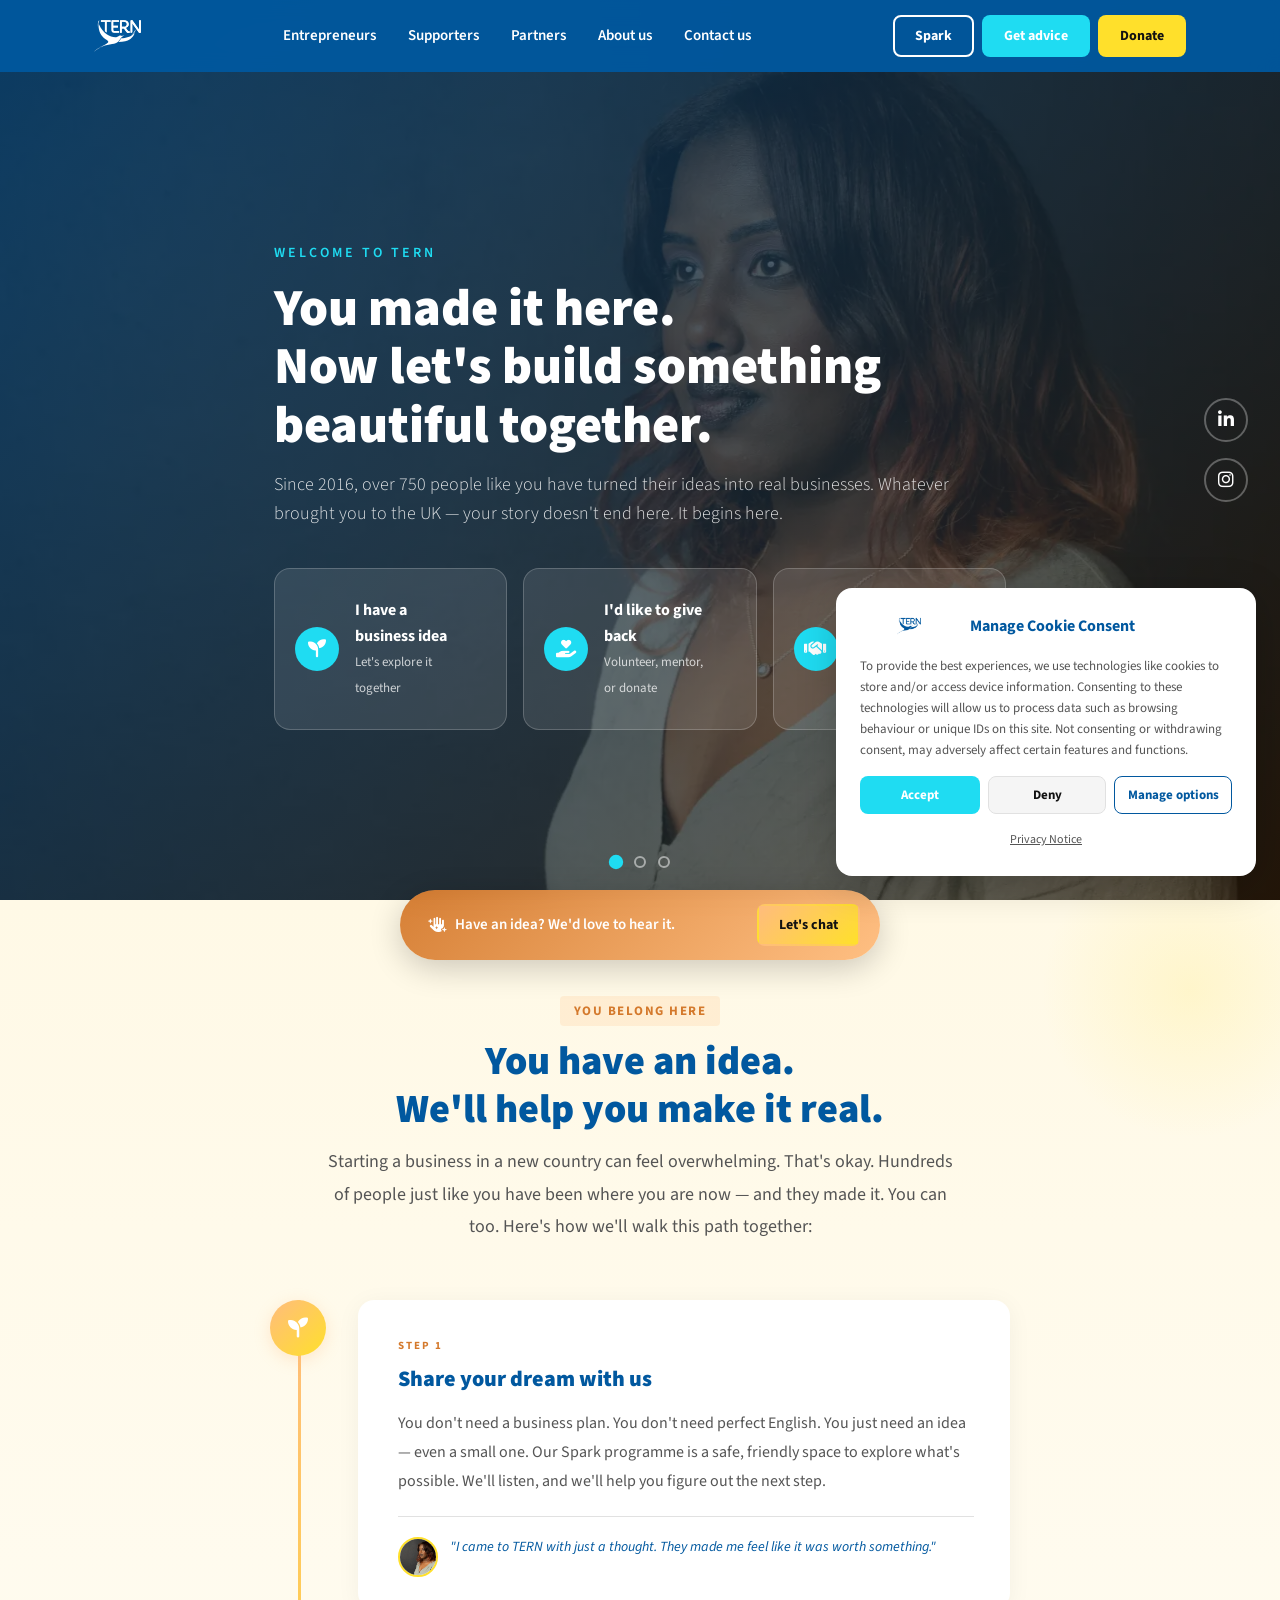
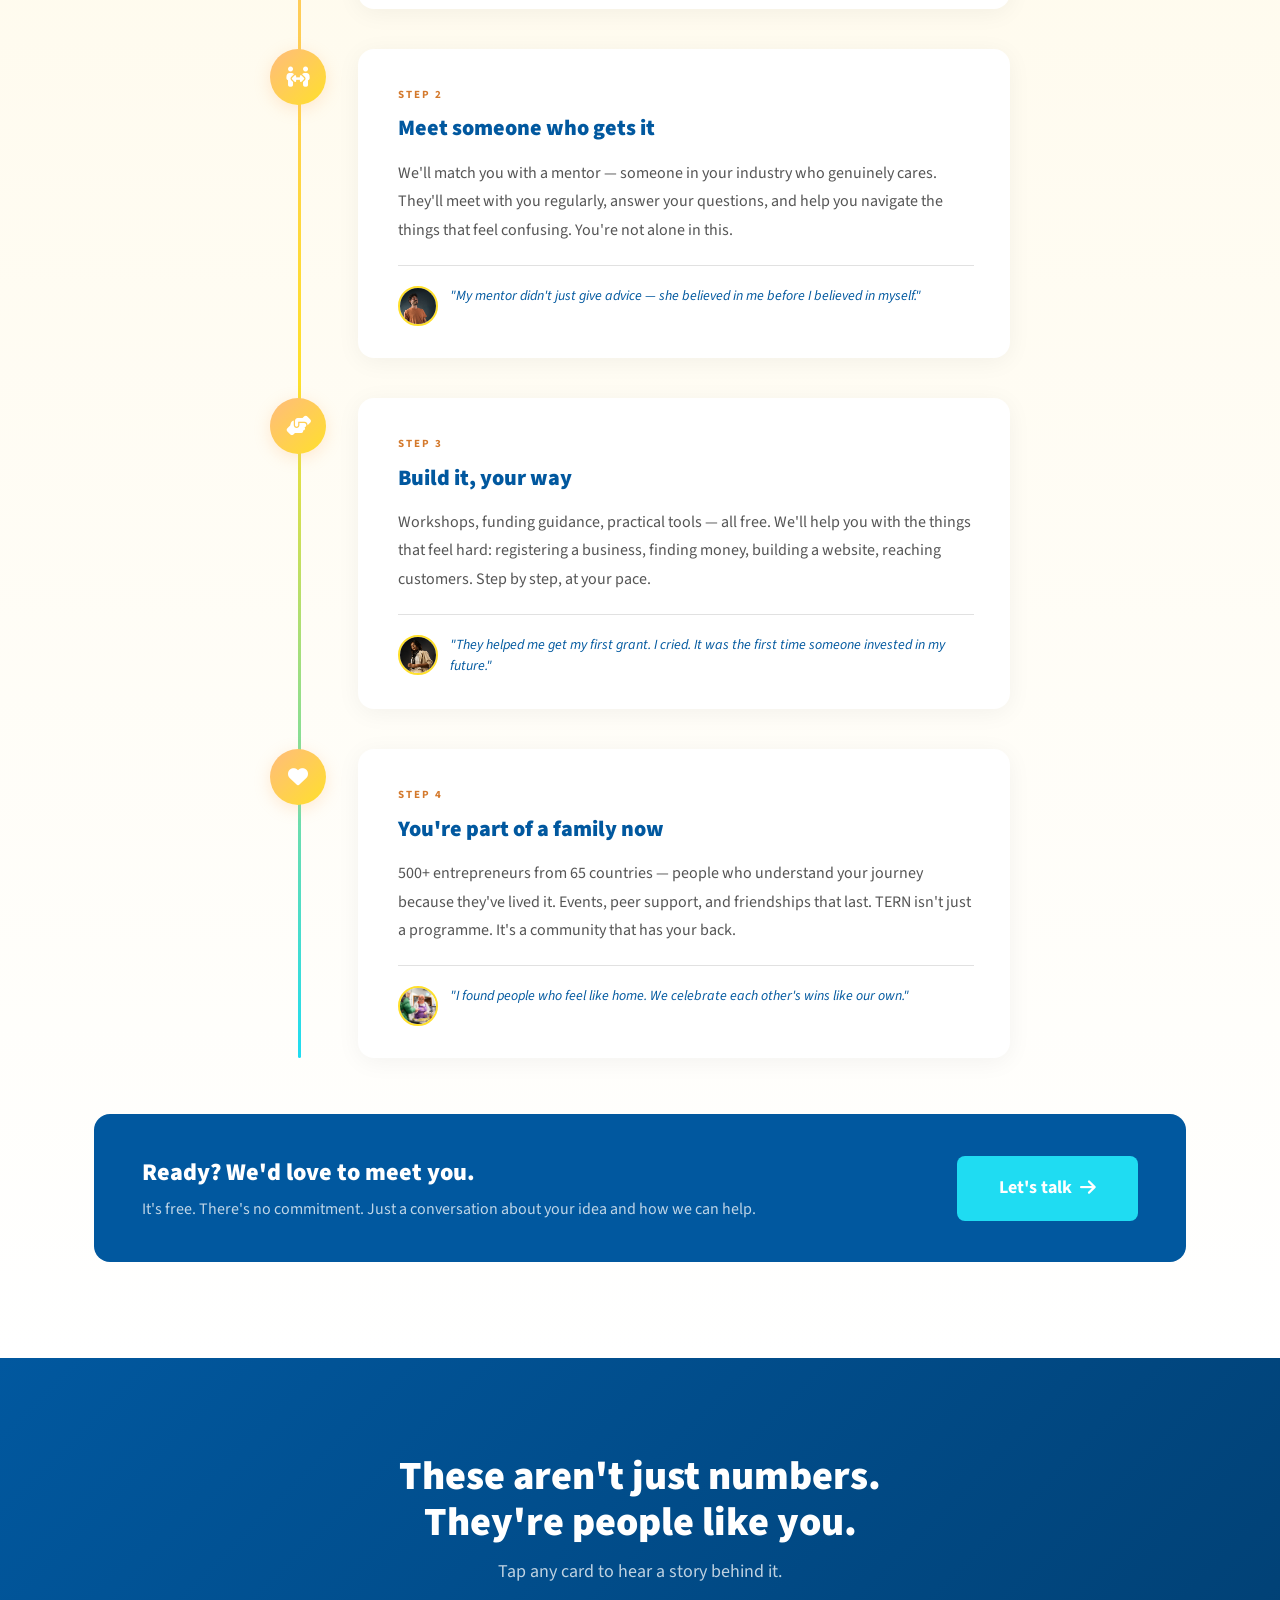
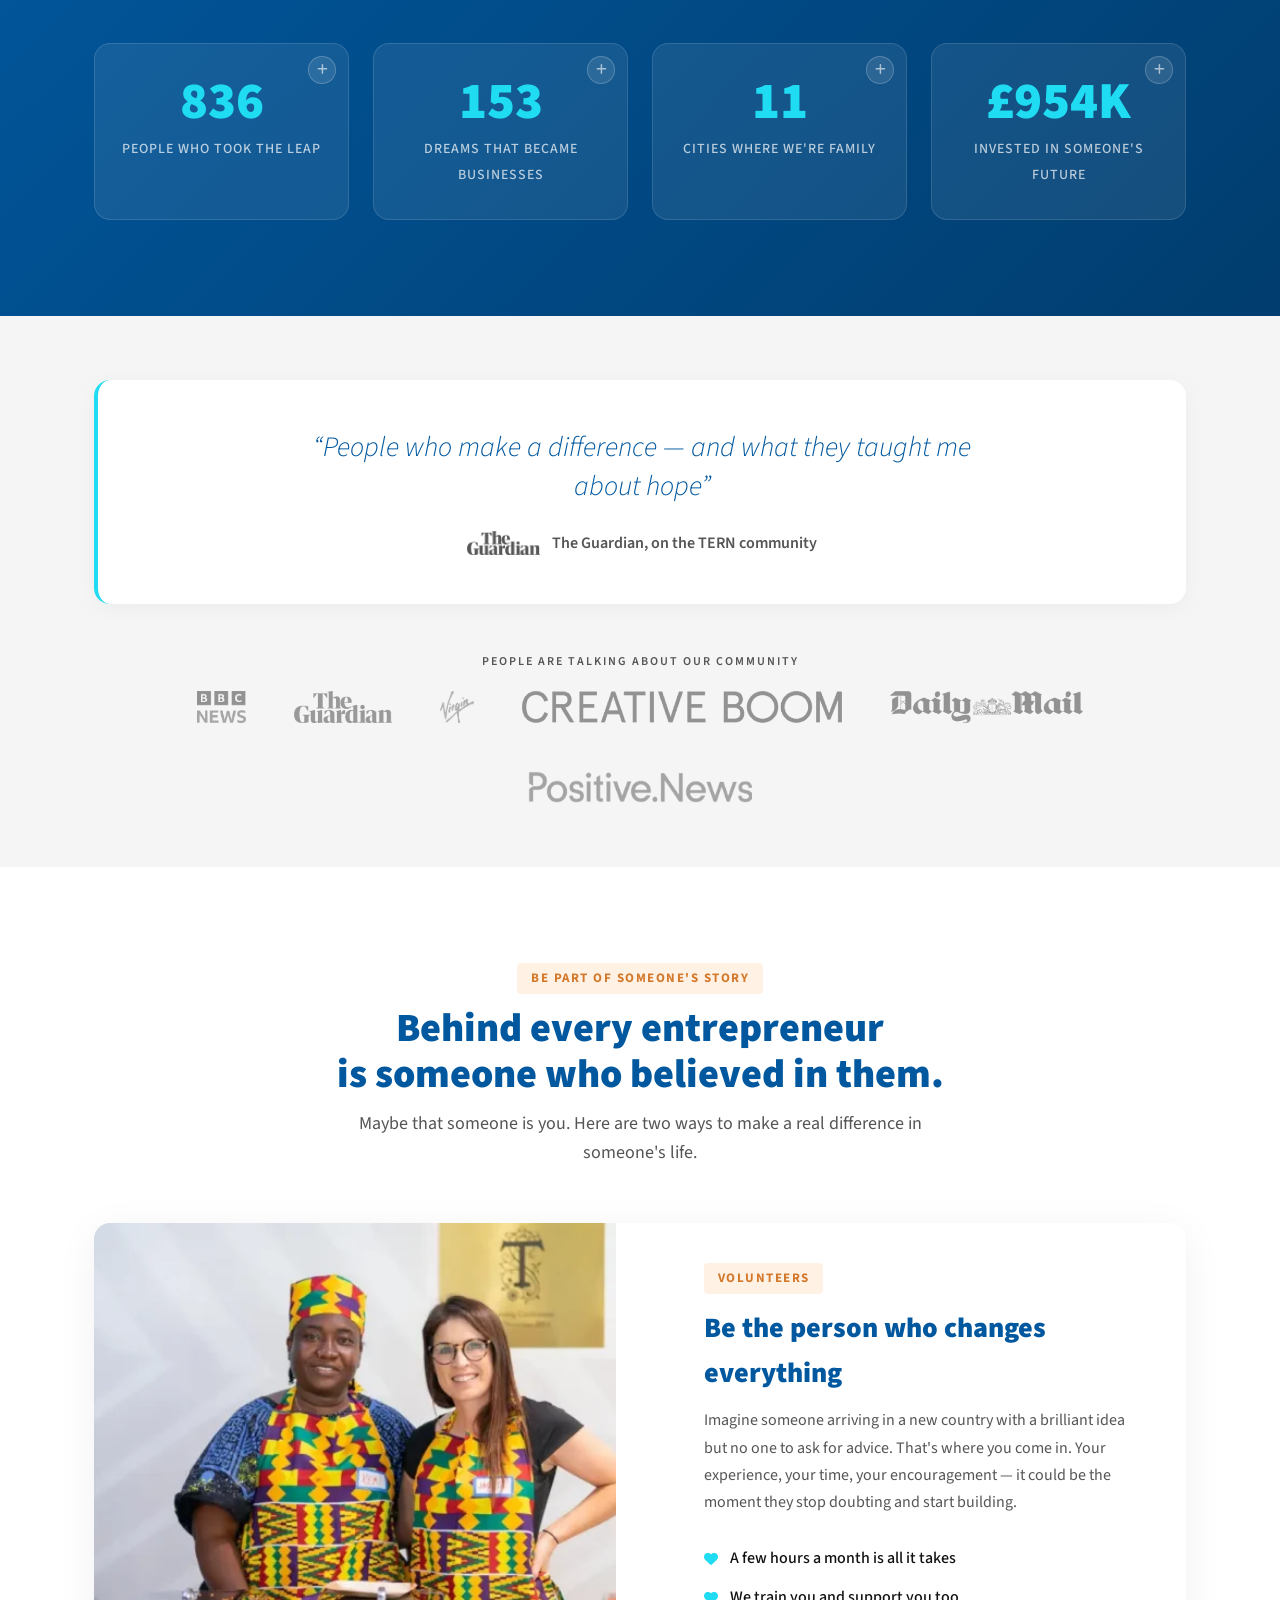
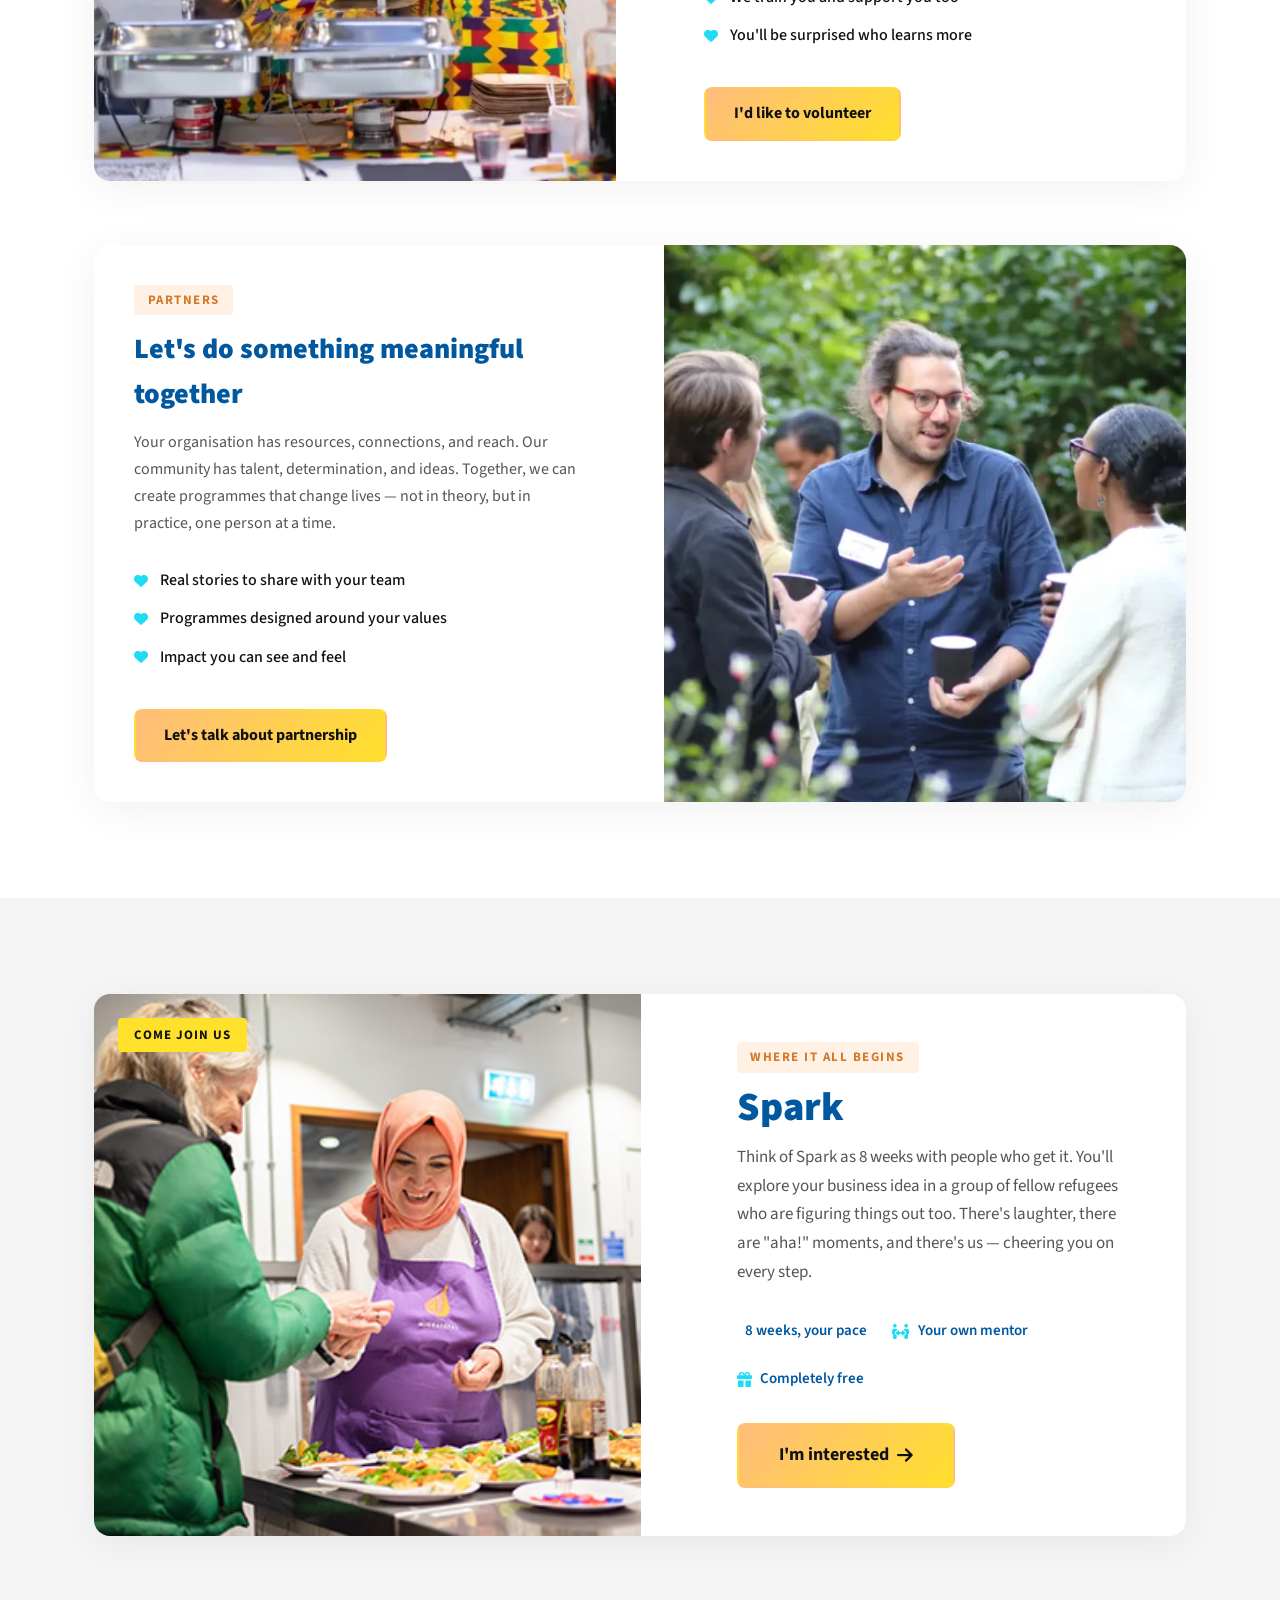
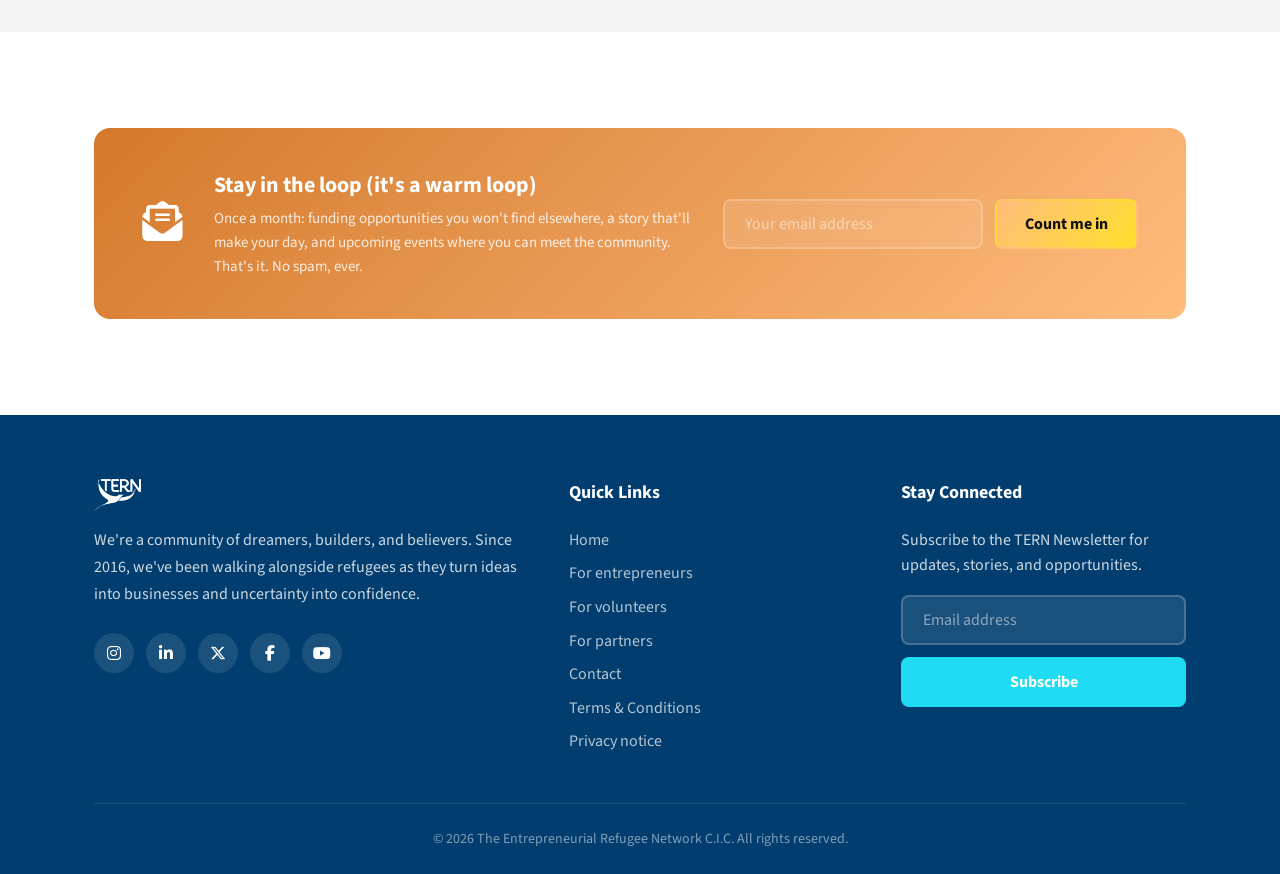
<file: index.html>
<!DOCTYPE html>
<html lang="en">
<head>
  <meta charset="UTF-8">
  <meta name="viewport" content="width=device-width, initial-scale=1.0">
  <title>TERN - The Entrepreneurial Refugee Network</title>
  <meta name="description" content="Enabling refugees to thrive through the power of their own ideas. We help refugees become entrepreneurs, launch businesses and take control of their own futures.">
  <link rel="preconnect" href="https://fonts.googleapis.com">
  <link rel="preconnect" href="https://fonts.gstatic.com" crossorigin>
  <link href="https://fonts.googleapis.com/css2?family=Source+Sans+3:wght@300;400;600;700;900&family=Inter:wght@400;500;600&display=swap" rel="stylesheet">
  <link rel="icon" type="image/png" sizes="32x32" href="images/favicon-32.png">
  <link rel="apple-touch-icon" sizes="180x180" href="images/favicon-180.png">
  <link rel="stylesheet" href="css/style.css">
  <link rel="stylesheet" href="https://cdnjs.cloudflare.com/ajax/libs/font-awesome/6.5.1/css/all.min.css">
</head>
<body>

  <a href="#main" class="skip-link">Skip to content</a>

  <!-- Header -->
  <header class="header" id="header">
    <div class="container header__inner">
      <a href="/" class="header__logo" aria-label="TERN Home">
        <img src="images/logo-white.svg" alt="TERN" class="logo-svg">
      </a>
      <nav class="header__nav" id="mainNav" aria-label="Main navigation">
        <ul class="nav-list">
          <li><a href="#entrepreneurs">Entrepreneurs</a></li>
          <li><a href="#supporters">Supporters</a></li>
          <li><a href="#partners">Partners</a></li>
          <li><a href="about.html">About us</a></li>
          <li><a href="contact.html">Contact us</a></li>
        </ul>
      </nav>
      <div class="header__actions">
        <a href="#spark" class="btn btn--small btn--outline">Spark</a>
        <a href="contact.html" class="btn btn--small btn--accent">Get advice</a>
        <a href="#donate" class="btn btn--small btn--yellow donate-pulse">Donate</a>
      </div>
      <button class="header__burger" id="burgerBtn" aria-label="Toggle menu" aria-expanded="false">
        <span></span><span></span><span></span>
      </button>
    </div>
    <div class="mobile-menu" id="mobileMenu">
      <ul class="mobile-menu__list">
        <li><a href="#entrepreneurs">Entrepreneurs</a></li>
        <li><a href="#supporters">Supporters</a></li>
        <li><a href="#partners">Partners</a></li>
        <li><a href="about.html">About us</a></li>
        <li><a href="contact.html">Contact us</a></li>
      </ul>
      <div class="mobile-menu__actions">
        <a href="#spark" class="btn btn--accent btn--block">Spark</a>
        <a href="contact.html" class="btn btn--accent btn--block">Get advice</a>
        <a href="#donate" class="btn btn--yellow btn--block">Donate</a>
      </div>
    </div>
  </header>

  <main id="main">

    <!-- ============================================
         IDEA 1: Hero with audience path selector
         ============================================ -->
    <section class="hero" id="hero">
      <div class="hero__slides">
        <div class="hero__slide active" data-slide="0">
          <div class="hero__bg" style="background-image: url('images/nejat.webp')"></div>
        </div>
        <div class="hero__slide" data-slide="1">
          <div class="hero__bg" style="background-image: url('images/amr.webp')"></div>
        </div>
        <div class="hero__slide" data-slide="2">
          <div class="hero__bg" style="background-image: url('images/maria.webp')"></div>
        </div>
      </div>
      <div class="hero__overlay"></div>

      <div class="hero__content container">
        <p class="hero__eyebrow fade-up">Welcome to TERN</p>
        <h1 class="hero__title fade-up delay-1">You made it here.<br>Now let's build something beautiful together.</h1>
        <p class="hero__text fade-up delay-2">Since 2016, over 750 people like you have turned their ideas into real businesses. Whatever brought you to the UK &mdash; your story doesn't end here. It begins here.</p>

        <!-- Audience path selector -->
        <div class="hero__paths fade-up delay-2">
          <a href="#entrepreneurs" class="hero-path">
            <div class="hero-path__icon"><i class="fas fa-seedling"></i></div>
            <div class="hero-path__content">
              <strong>I have a business idea</strong>
              <span>Let's explore it together</span>
            </div>
            <i class="fas fa-arrow-right hero-path__arrow"></i>
          </a>
          <a href="#supporters" class="hero-path">
            <div class="hero-path__icon"><i class="fas fa-hand-holding-heart"></i></div>
            <div class="hero-path__content">
              <strong>I'd like to give back</strong>
              <span>Volunteer, mentor, or donate</span>
            </div>
            <i class="fas fa-arrow-right hero-path__arrow"></i>
          </a>
          <a href="#partners" class="hero-path">
            <div class="hero-path__icon"><i class="fas fa-handshake"></i></div>
            <div class="hero-path__content">
              <strong>My organisation can help</strong>
              <span>Let's create change together</span>
            </div>
            <i class="fas fa-arrow-right hero-path__arrow"></i>
          </a>
        </div>
      </div>

      <div class="hero__social">
        <a href="https://www.linkedin.com/company/wearetern/" target="_blank" rel="noopener" aria-label="LinkedIn"><i class="fab fa-linkedin-in"></i></a>
        <a href="https://www.instagram.com/we_are_tern/" target="_blank" rel="noopener" aria-label="Instagram"><i class="fab fa-instagram"></i></a>
      </div>
      <div class="hero__indicators">
        <button class="hero__dot active" data-slide="0" aria-label="Slide 1"></button>
        <button class="hero__dot" data-slide="1" aria-label="Slide 2"></button>
        <button class="hero__dot" data-slide="2" aria-label="Slide 3"></button>
      </div>
      <div class="hero__scroll-hint">
        <span>Scroll</span>
        <div class="hero__scroll-line"></div>
      </div>
    </section>

    <!-- ============================================
         Entrepreneur journey — warm & friendly
         ============================================ -->
    <section class="journey section" id="entrepreneurs">
      <div class="container">
        <div class="journey__intro reveal">
          <span class="badge badge--warm">You belong here</span>
          <h2 class="section__title">You have an idea.<br>We'll help you make it real.</h2>
          <p class="section__desc">Starting a business in a new country can feel overwhelming. That's okay. Hundreds of people just like you have been where you are now &mdash; and they made it. You can too. Here's how we'll walk this path together:</p>
        </div>

        <div class="timeline timeline--warm">
          <div class="timeline__line"></div>

          <div class="timeline__step reveal" data-step="1">
            <div class="timeline__marker timeline__marker--warm">
              <i class="fas fa-seedling"></i>
            </div>
            <div class="timeline__card timeline__card--warm">
              <span class="timeline__label">Step 1</span>
              <h3>Share your dream with us</h3>
              <p>You don't need a business plan. You don't need perfect English. You just need an idea &mdash; even a small one. Our Spark programme is a safe, friendly space to explore what's possible. We'll listen, and we'll help you figure out the next step.</p>
              <div class="timeline__voice">
                <img src="images/nejat.webp" alt="" class="timeline__avatar">
                <em>"I came to TERN with just a thought. They made me feel like it was worth something."</em>
              </div>
            </div>
          </div>

          <div class="timeline__step reveal" data-step="2">
            <div class="timeline__marker timeline__marker--warm">
              <i class="fas fa-people-arrows"></i>
            </div>
            <div class="timeline__card timeline__card--warm">
              <span class="timeline__label">Step 2</span>
              <h3>Meet someone who gets it</h3>
              <p>We'll match you with a mentor &mdash; someone in your industry who genuinely cares. They'll meet with you regularly, answer your questions, and help you navigate the things that feel confusing. You're not alone in this.</p>
              <div class="timeline__voice">
                <img src="images/amr.webp" alt="" class="timeline__avatar">
                <em>"My mentor didn't just give advice &mdash; she believed in me before I believed in myself."</em>
              </div>
            </div>
          </div>

          <div class="timeline__step reveal" data-step="3">
            <div class="timeline__marker timeline__marker--warm">
              <i class="fas fa-hands-helping"></i>
            </div>
            <div class="timeline__card timeline__card--warm">
              <span class="timeline__label">Step 3</span>
              <h3>Build it, your way</h3>
              <p>Workshops, funding guidance, practical tools &mdash; all free. We'll help you with the things that feel hard: registering a business, finding money, building a website, reaching customers. Step by step, at your pace.</p>
              <div class="timeline__voice">
                <img src="images/maria.webp" alt="" class="timeline__avatar">
                <em>"They helped me get my first grant. I cried. It was the first time someone invested in my future."</em>
              </div>
            </div>
          </div>

          <div class="timeline__step reveal" data-step="4">
            <div class="timeline__marker timeline__marker--warm">
              <i class="fas fa-heart"></i>
            </div>
            <div class="timeline__card timeline__card--warm">
              <span class="timeline__label">Step 4</span>
              <h3>You're part of a family now</h3>
              <p>500+ entrepreneurs from 65 countries &mdash; people who understand your journey because they've lived it. Events, peer support, and friendships that last. TERN isn't just a programme. It's a community that has your back.</p>
              <div class="timeline__voice">
                <img src="images/food-power.jpg" alt="" class="timeline__avatar">
                <em>"I found people who feel like home. We celebrate each other's wins like our own."</em>
              </div>
            </div>
          </div>
        </div>

        <div class="journey__cta reveal">
          <div class="journey__cta-inner">
            <div class="journey__cta-text">
              <h3>Ready? We'd love to meet you.</h3>
              <p>It's free. There's no commitment. Just a conversation about your idea and how we can help.</p>
            </div>
            <a href="contact.html" class="btn btn--accent btn--large">Let's talk <i class="fas fa-arrow-right"></i></a>
          </div>
        </div>
      </div>
    </section>

    <!-- ============================================
         Impact — warm, story-driven
         ============================================ -->
    <section class="impact section" id="impact">
      <div class="container">
        <div class="section-header reveal">
          <h2 class="section__title section__title--light">These aren't just numbers.<br>They're people like you.</h2>
          <p class="section__desc section__desc--light">Tap any card to hear a story behind it.</p>
        </div>

        <div class="stats-grid">
          <div class="stat-card reveal" data-story="entrepreneurs">
            <span class="stat-card__number" data-target="872">0</span>
            <span class="stat-card__label">People who took the leap</span>
            <div class="stat-card__story">
              <p>"I was scared to even try. TERN helped me see that my experience &mdash; all of it &mdash; is my superpower." &mdash; Nejat</p>
            </div>
            <button class="stat-card__toggle" aria-label="Show story"><i class="fas fa-plus"></i></button>
          </div>

          <div class="stat-card reveal" data-story="businesses">
            <span class="stat-card__number" data-target="160">0</span>
            <span class="stat-card__label">Dreams that became businesses</span>
            <div class="stat-card__story">
              <p>Catering, fashion, tech, coaching &mdash; every business started with someone just like you saying "what if?"</p>
            </div>
            <button class="stat-card__toggle" aria-label="Show story"><i class="fas fa-plus"></i></button>
          </div>

          <div class="stat-card reveal" data-story="cities">
            <span class="stat-card__number" data-target="11">0</span>
            <span class="stat-card__label">Cities where we're family</span>
            <div class="stat-card__story">
              <p>London, Manchester, Birmingham, Bristol, Leeds and more. Wherever you are in the UK, we're working to be near you.</p>
            </div>
            <button class="stat-card__toggle" aria-label="Show story"><i class="fas fa-plus"></i></button>
          </div>

          <div class="stat-card reveal" data-story="finance">
            <span class="stat-card__number" data-prefix="&pound;" data-target="995" data-suffix="K">0</span>
            <span class="stat-card__label">Invested in someone's future</span>
            <div class="stat-card__story">
              <p>Grants and funding that said to someone: "We believe in you." That's what this money means.</p>
            </div>
            <button class="stat-card__toggle" aria-label="Show story"><i class="fas fa-plus"></i></button>
          </div>
        </div>
      </div>
    </section>

    <!-- ============================================
         Press — the world is watching
         ============================================ -->
    <section class="press section--compact">
      <div class="container">
        <div class="press__featured reveal">
          <blockquote class="press__quote">
            <p>People who make a difference &mdash; and what they taught me about hope</p>
            <cite>
              <img src="images/guardian.webp" alt="The Guardian" class="press__cite-logo">
              <span>The Guardian, on the TERN community</span>
            </cite>
          </blockquote>
        </div>
        <div class="press__logos reveal">
          <span class="press__label">People are talking about our community</span>
          <div class="press__logo-row">
            <a href="https://www.bbc.co.uk/news/articles/cn00ee6d64no" target="_blank" rel="noopener"><img src="images/bbc.webp" alt="BBC News"></a>
            <a href="https://www.theguardian.com/lifeandstyle/2022/oct/03/i-spent-a-year-meeting-people-who-make-a-difference-heres-what-they-taught-me" target="_blank" rel="noopener"><img src="images/guardian.webp" alt="The Guardian"></a>
            <a href="https://www.virgin.com/branson-family/richard-branson-blog/supporting-refugees-2024" target="_blank" rel="noopener"><img src="images/virgin.webp" alt="Virgin"></a>
            <a href="https://www.creativeboom.com/news/photographs-of-immigrants-turned-entrepreneurs-in-london/" target="_blank" rel="noopener"><img src="images/creative-boom.webp" alt="Creative Boom"></a>
            <a href="https://www.dailymail.co.uk/femail/article-12198085/Ben-Jerrys-drops-new-flavour-created-refugee-entrepreneurs.html" target="_blank" rel="noopener"><img src="images/daily-mail.webp" alt="Daily Mail"></a>
            <img src="images/positive-news.webp" alt="Positive News">
          </div>
        </div>
      </div>
    </section>

    <!-- ============================================
         Get Involved — warm, human
         ============================================ -->
    <section class="involved section" id="supporters">
      <div class="container">
        <div class="section-header reveal">
          <span class="badge badge--warm">Be part of someone's story</span>
          <h2 class="section__title">Behind every entrepreneur<br>is someone who believed in them.</h2>
          <p class="section__desc">Maybe that someone is you. Here are two ways to make a real difference in someone's life.</p>
        </div>

        <div class="involve-grid">
          <article class="involve-card reveal" id="partners">
            <div class="involve-card__image">
              <img src="images/volunteer.webp" alt="A volunteer and entrepreneur laughing together over coffee" loading="lazy">
            </div>
            <div class="involve-card__content">
              <span class="badge badge--warm">Volunteers</span>
              <h3>Be the person who changes everything</h3>
              <p>Imagine someone arriving in a new country with a brilliant idea but no one to ask for advice. That's where you come in. Your experience, your time, your encouragement &mdash; it could be the moment they stop doubting and start building.</p>
              <ul class="involve-card__perks">
                <li><i class="fas fa-heart"></i> A few hours a month is all it takes</li>
                <li><i class="fas fa-heart"></i> We train you and support you too</li>
                <li><i class="fas fa-heart"></i> You'll be surprised who learns more</li>
              </ul>
              <a href="contact.html" class="btn btn--warm">I'd like to volunteer</a>
            </div>
          </article>

          <article class="involve-card involve-card--reverse reveal">
            <div class="involve-card__image">
              <img src="images/partner.webp" alt="Partner organisations working with TERN entrepreneurs" loading="lazy">
            </div>
            <div class="involve-card__content">
              <span class="badge badge--warm">Partners</span>
              <h3>Let's do something meaningful together</h3>
              <p>Your organisation has resources, connections, and reach. Our community has talent, determination, and ideas. Together, we can create programmes that change lives &mdash; not in theory, but in practice, one person at a time.</p>
              <ul class="involve-card__perks">
                <li><i class="fas fa-heart"></i> Real stories to share with your team</li>
                <li><i class="fas fa-heart"></i> Programmes designed around your values</li>
                <li><i class="fas fa-heart"></i> Impact you can see and feel</li>
              </ul>
              <a href="contact.html" class="btn btn--warm">Let's talk about partnership</a>
            </div>
          </article>
        </div>
      </div>
    </section>

    <!-- ============================================
         Spark — warm & inviting
         ============================================ -->
    <section class="spark-section section" id="spark">
      <div class="container">
        <div class="spark-hero reveal">
          <div class="spark-hero__media">
            <img src="images/food-power.jpg" alt="Entrepreneurs sharing food and laughter at a TERN event" loading="lazy">
            <div class="spark-hero__badge">
              <span class="spark-hero__badge-text">Come join us</span>
            </div>
          </div>
          <div class="spark-hero__content">
            <span class="badge badge--warm">Where it all begins</span>
            <h2 class="section__title">Spark</h2>
            <p class="spark-hero__desc">Think of Spark as 8 weeks with people who get it. You'll explore your business idea in a group of fellow refugees who are figuring things out too. There's laughter, there are "aha!" moments, and there's us &mdash; cheering you on every step.</p>
            <div class="spark-hero__features">
              <div class="spark-feature">
                <i class="fas fa-calendar-heart"></i>
                <span>8 weeks, your pace</span>
              </div>
              <div class="spark-feature">
                <i class="fas fa-people-arrows"></i>
                <span>Your own mentor</span>
              </div>
              <div class="spark-feature">
                <i class="fas fa-gift"></i>
                <span>Completely free</span>
              </div>
            </div>
            <a href="contact.html" class="btn btn--warm btn--large">I'm interested <i class="fas fa-arrow-right"></i></a>
          </div>
        </div>
      </div>
    </section>

    <!-- ============================================
         Newsletter — friendly & warm
         ============================================ -->
    <section class="newsletter section">
      <div class="container">
        <div class="newsletter__inner newsletter__inner--warm reveal">
          <div class="newsletter__icon">
            <i class="fas fa-envelope-open-text"></i>
          </div>
          <div class="newsletter__content">
            <h2>Stay in the loop (it's a warm loop)</h2>
            <p>Once a month: funding opportunities you won't find elsewhere, a story that'll make your day, and upcoming events where you can meet the community. That's it. No spam, ever.</p>
          </div>
          <form class="newsletter__form" aria-label="Newsletter signup">
            <input type="email" placeholder="Your email address" required aria-label="Email address">
            <button type="submit" class="btn btn--warm">Count me in</button>
          </form>
        </div>
      </div>
    </section>

  </main>

  <!-- ============================================
       IDEA 5: Sticky floating CTA
       ============================================ -->
  <div class="floating-cta" id="floatingCta">
    <div class="floating-cta__inner floating-cta__inner--warm">
      <span class="floating-cta__text"><i class="fas fa-hand-sparkles"></i> Have an idea? We'd love to hear it.</span>
      <a href="contact.html" class="btn btn--warm btn--small">Let's chat</a>
    </div>
  </div>

  <!-- Footer -->
  <footer class="footer">
    <div class="container">
      <div class="footer__grid">
        <div class="footer__about">
          <div class="footer__logo">
            <img src="images/logo-white.svg" alt="TERN" class="logo-svg">
          </div>
          <p>We're a community of dreamers, builders, and believers. Since 2016, we've been walking alongside refugees as they turn ideas into businesses and uncertainty into confidence.</p>
          <div class="footer__social">
            <a href="https://www.instagram.com/we_are_tern/" target="_blank" rel="noopener" aria-label="Instagram"><i class="fab fa-instagram"></i></a>
            <a href="https://www.linkedin.com/company/wearetern/" target="_blank" rel="noopener" aria-label="LinkedIn"><i class="fab fa-linkedin-in"></i></a>
            <a href="https://twitter.com/TERNrefugee" target="_blank" rel="noopener" aria-label="Twitter"><i class="fab fa-x-twitter"></i></a>
            <a href="https://www.facebook.com/refugeeentrepreneurship/" target="_blank" rel="noopener" aria-label="Facebook"><i class="fab fa-facebook-f"></i></a>
            <a href="https://www.youtube.com/channel/UCGvGBwl0jSw39LJ_MK8fssQ" target="_blank" rel="noopener" aria-label="YouTube"><i class="fab fa-youtube"></i></a>
          </div>
        </div>
        <div class="footer__links">
          <h4>Quick Links</h4>
          <ul>
            <li><a href="/">Home</a></li>
            <li><a href="#entrepreneurs">For entrepreneurs</a></li>
            <li><a href="#supporters">For volunteers</a></li>
            <li><a href="#partners">For partners</a></li>
            <li><a href="contact.html">Contact</a></li>
            <li><a href="terms.html">Terms & Conditions</a></li>
            <li><a href="privacy.html">Privacy notice</a></li>
          </ul>
        </div>
        <div class="footer__newsletter">
          <h4>Stay Connected</h4>
          <p>Subscribe to the TERN Newsletter for updates, stories, and opportunities.</p>
          <form class="footer__form" aria-label="Footer newsletter signup">
            <input type="email" placeholder="Email address" required aria-label="Email address">
            <button type="submit" class="btn btn--accent btn--block">Subscribe</button>
          </form>
        </div>
      </div>
      <div class="footer__bottom">
        <p>&copy; 2026 The Entrepreneurial Refugee Network C.I.C. All rights reserved.</p>
      </div>
    </div>
  </footer>

  <script src="js/main.js"></script>
  <script src="js/cookie-consent.js"></script>
</body>
</html>
</file>
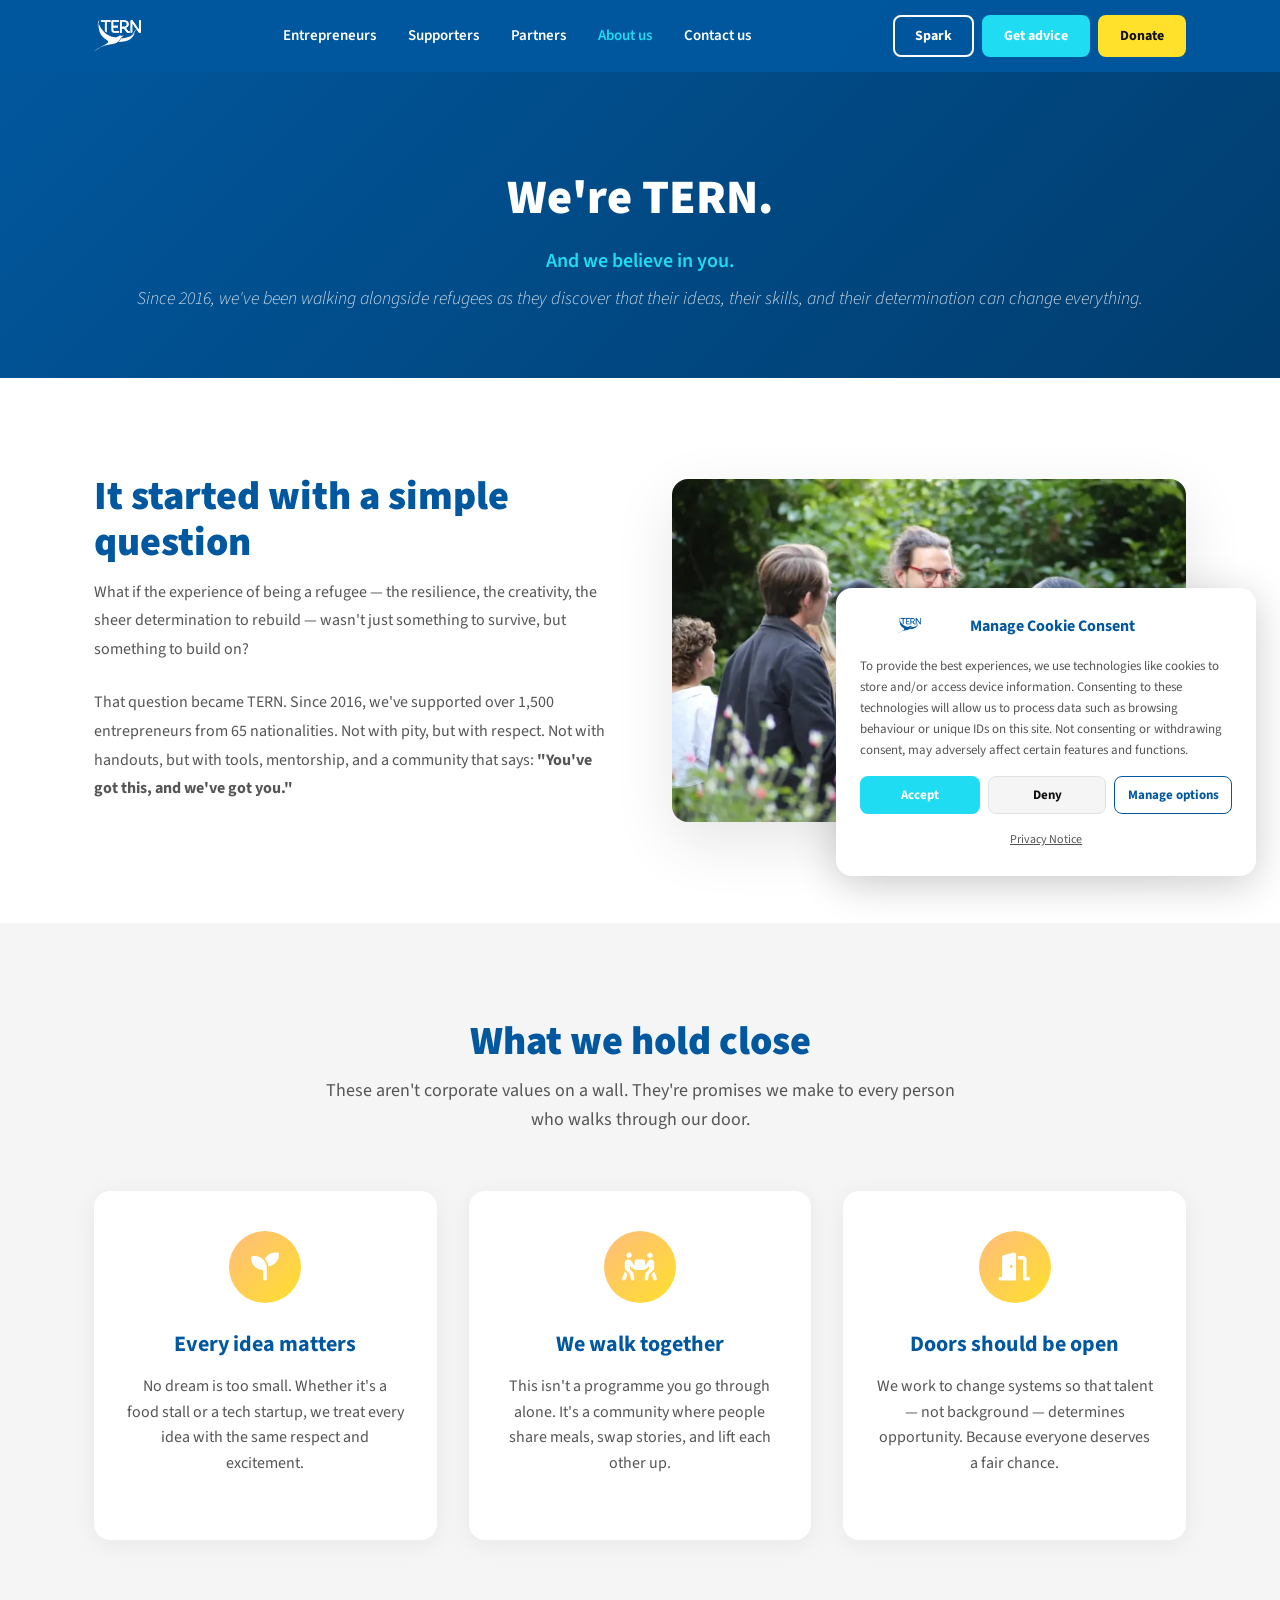
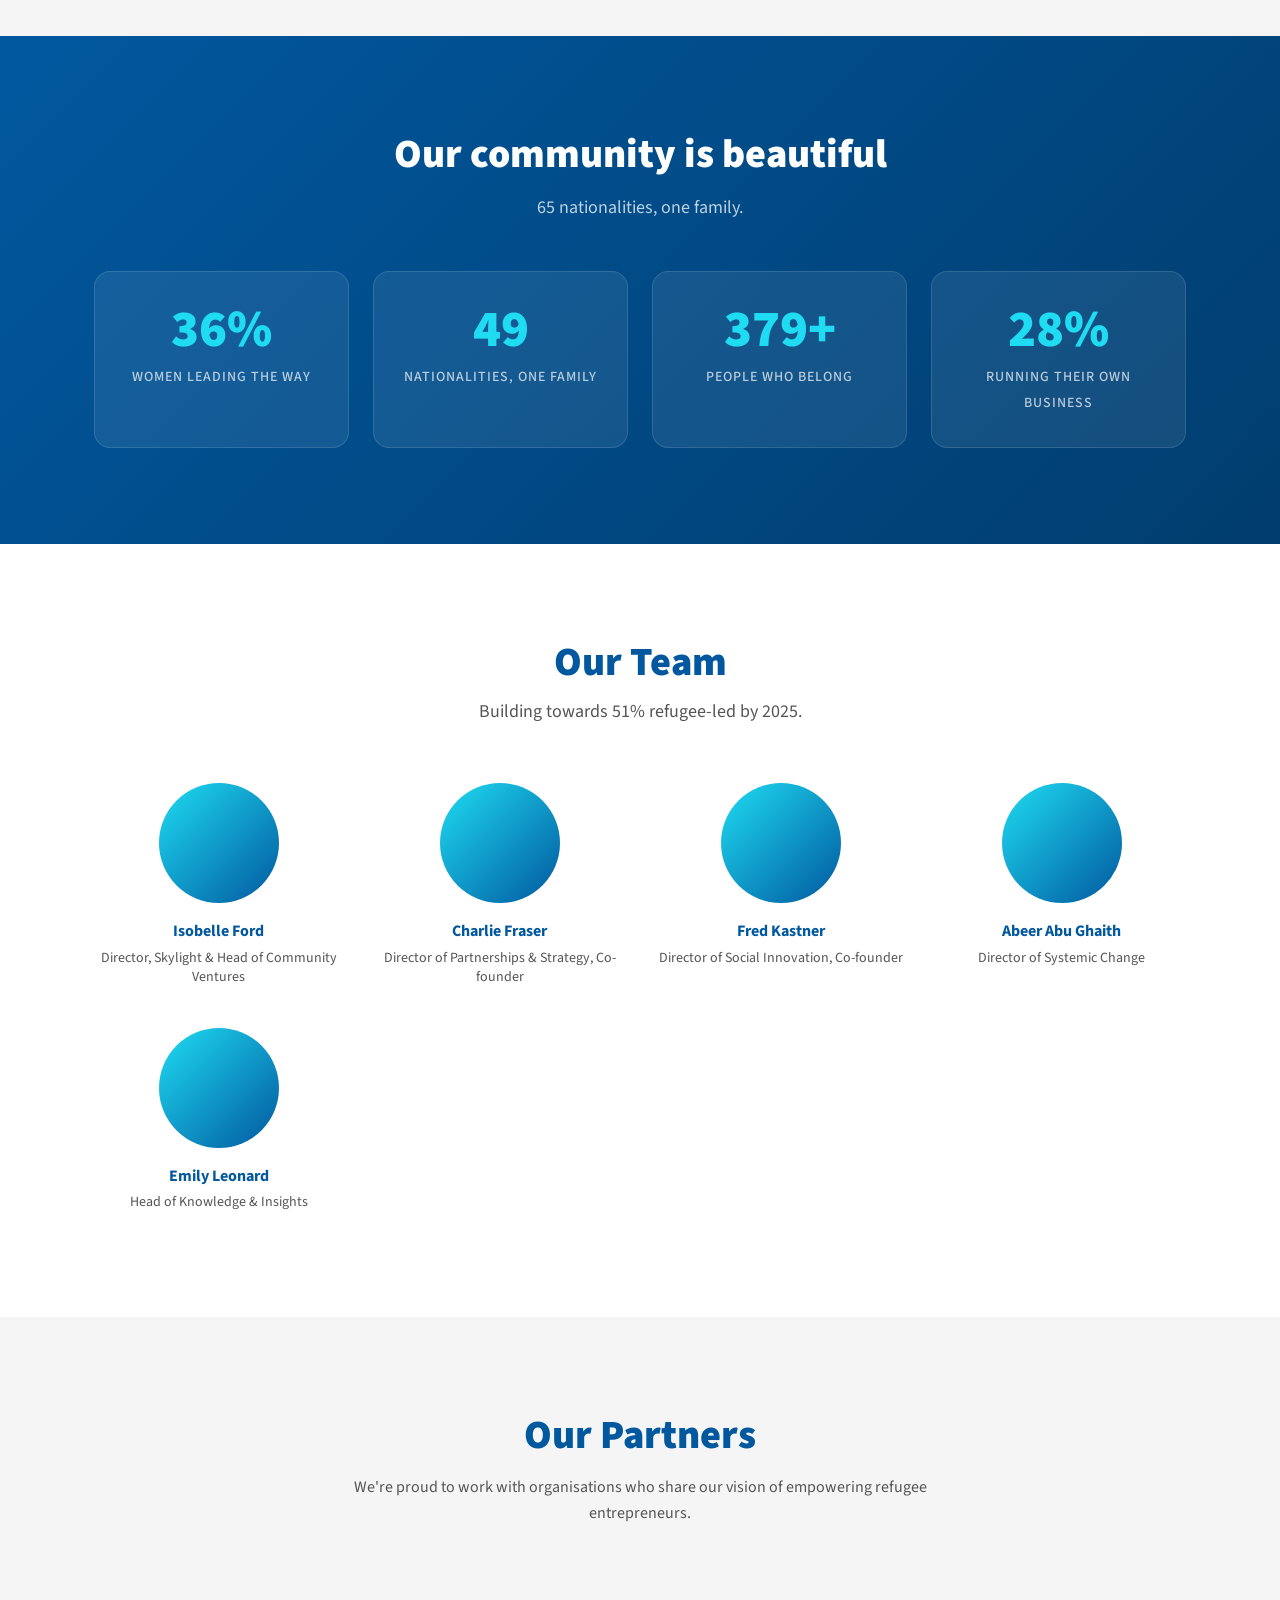
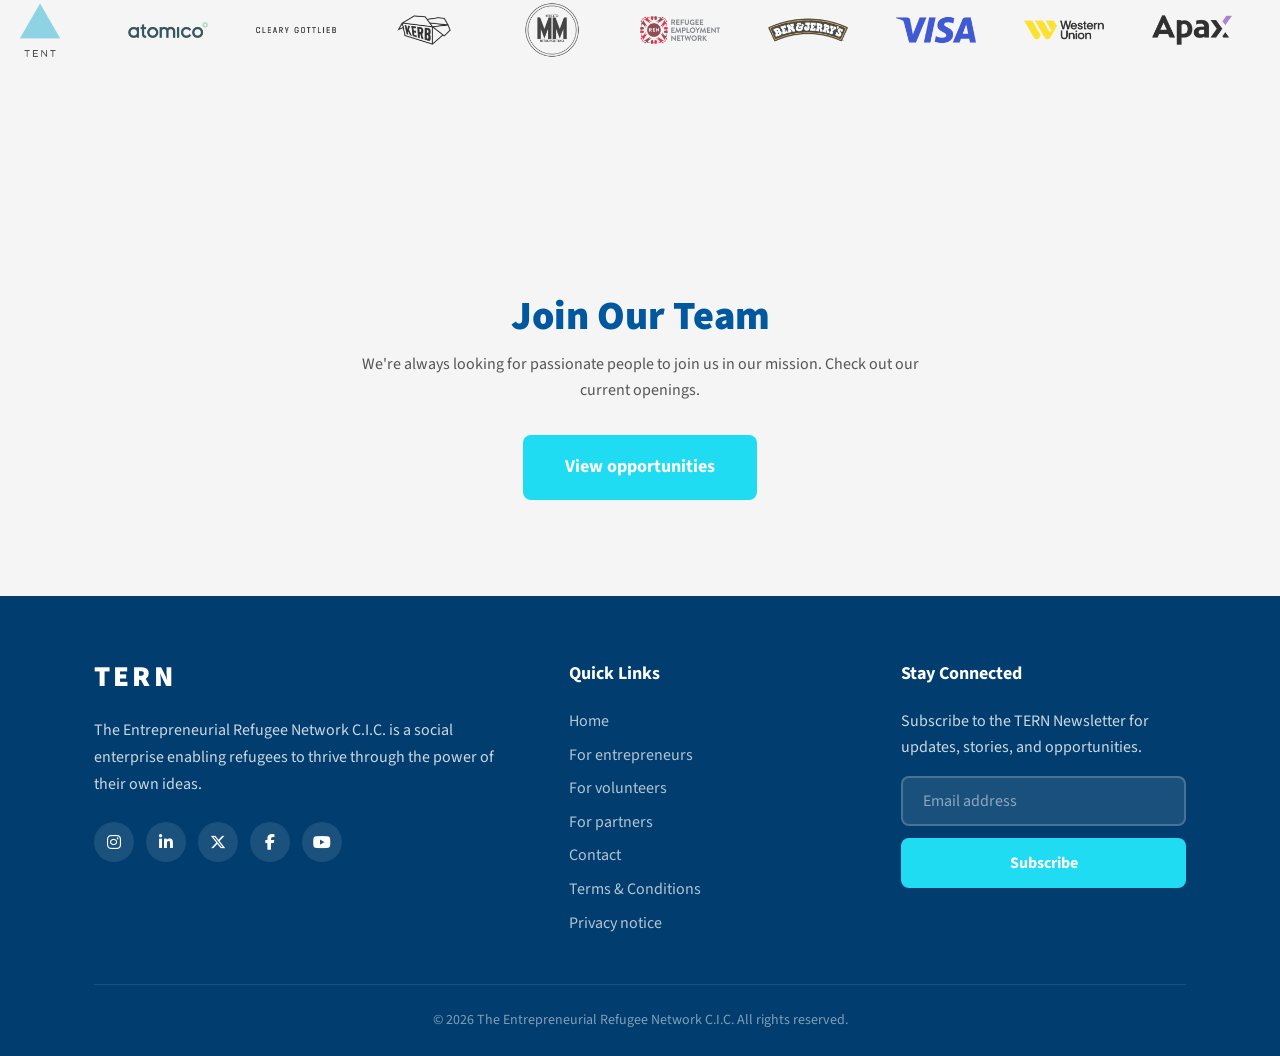
<file: about.html>
<!DOCTYPE html>
<html lang="en">
<head>
  <meta charset="UTF-8">
  <meta name="viewport" content="width=device-width, initial-scale=1.0">
  <title>About Us - TERN</title>
  <meta name="description" content="Learn about The Entrepreneurial Refugee Network - enabling refugees to thrive through the power of their own ideas since 2016.">
  <link rel="preconnect" href="https://fonts.googleapis.com">
  <link rel="preconnect" href="https://fonts.gstatic.com" crossorigin>
  <link href="https://fonts.googleapis.com/css2?family=Source+Sans+3:wght@300;400;600;700;900&family=Inter:wght@400;500;600&display=swap" rel="stylesheet">
  <link rel="icon" type="image/png" sizes="32x32" href="images/favicon-32.png">
  <link rel="apple-touch-icon" sizes="180x180" href="images/favicon-180.png">
  <link rel="stylesheet" href="css/style.css">
  <link rel="stylesheet" href="https://cdnjs.cloudflare.com/ajax/libs/font-awesome/6.5.1/css/all.min.css">
</head>
<body>

  <a href="#main" class="skip-link">Skip to content</a>

  <!-- Header -->
  <header class="header scrolled" id="header">
    <div class="container header__inner">
      <a href="/" class="header__logo" aria-label="TERN Home">
        <img src="images/logo-white.svg" alt="TERN" class="logo-svg">
      </a>
      <nav class="header__nav" id="mainNav" aria-label="Main navigation">
        <ul class="nav-list">
          <li><a href="index.html#entrepreneurs">Entrepreneurs</a></li>
          <li><a href="index.html#supporters">Supporters</a></li>
          <li><a href="index.html#partners">Partners</a></li>
          <li><a href="about.html" style="color: var(--accent)">About us</a></li>
          <li><a href="contact.html">Contact us</a></li>
        </ul>
      </nav>
      <div class="header__actions">
        <a href="index.html#spark" class="btn btn--small btn--outline">Spark</a>
        <a href="#" class="btn btn--small btn--accent">Get advice</a>
        <a href="#" class="btn btn--small btn--yellow">Donate</a>
      </div>
      <button class="header__burger" id="burgerBtn" aria-label="Toggle menu" aria-expanded="false">
        <span></span><span></span><span></span>
      </button>
    </div>
    <div class="mobile-menu" id="mobileMenu">
      <ul class="mobile-menu__list">
        <li><a href="index.html#entrepreneurs">Entrepreneurs</a></li>
        <li><a href="index.html#supporters">Supporters</a></li>
        <li><a href="index.html#partners">Partners</a></li>
        <li><a href="about.html">About us</a></li>
        <li><a href="contact.html">Contact us</a></li>
      </ul>
      <div class="mobile-menu__actions">
        <a href="#" class="btn btn--accent btn--block">Get advice</a>
        <a href="#" class="btn btn--yellow btn--block">Donate</a>
      </div>
    </div>
  </header>

  <main id="main">

    <!-- Page Hero -->
    <section class="page-hero">
      <div class="container">
        <h1 class="page-hero__title fade-up">We're TERN.</h1>
        <p class="page-hero__subtitle fade-up delay-1">And we believe in you.</p>
        <p class="page-hero__tagline fade-up delay-2">Since 2016, we've been walking alongside refugees as they discover that their ideas, their skills, and their determination can change everything.</p>
      </div>
    </section>

    <!-- About Content -->
    <section class="section">
      <div class="container">
        <div class="split">
          <div class="split__content reveal">
            <h2 class="section__title">It started with a simple question</h2>
            <p>What if the experience of being a refugee &mdash; the resilience, the creativity, the sheer determination to rebuild &mdash; wasn't just something to survive, but something to build on?</p>
            <p>That question became TERN. Since 2016, we've supported over 1,500 entrepreneurs from 65 nationalities. Not with pity, but with respect. Not with handouts, but with tools, mentorship, and a community that says: <strong>"You've got this, and we've got you."</strong></p>
          </div>
          <div class="split__media reveal">
            <img src="images/partner.webp" alt="TERN community members together" loading="lazy">
          </div>
        </div>
      </div>
    </section>

    <!-- Values -->
    <section class="section values-section">
      <div class="container">
        <div class="section-header">
          <h2 class="section__title">What we hold close</h2>
          <p class="section__desc">These aren't corporate values on a wall. They're promises we make to every person who walks through our door.</p>
        </div>
        <div class="card-grid">
          <article class="card reveal">
            <div class="card__icon" style="background: linear-gradient(135deg, #FFBC7D, var(--secondary));"><i class="fas fa-seedling"></i></div>
            <h3 class="card__title">Every idea matters</h3>
            <p class="card__text">No dream is too small. Whether it's a food stall or a tech startup, we treat every idea with the same respect and excitement.</p>
          </article>
          <article class="card reveal">
            <div class="card__icon" style="background: linear-gradient(135deg, #FFBC7D, var(--secondary));"><i class="fas fa-people-carry"></i></div>
            <h3 class="card__title">We walk together</h3>
            <p class="card__text">This isn't a programme you go through alone. It's a community where people share meals, swap stories, and lift each other up.</p>
          </article>
          <article class="card reveal">
            <div class="card__icon" style="background: linear-gradient(135deg, #FFBC7D, var(--secondary));"><i class="fas fa-door-open"></i></div>
            <h3 class="card__title">Doors should be open</h3>
            <p class="card__text">We work to change systems so that talent &mdash; not background &mdash; determines opportunity. Because everyone deserves a fair chance.</p>
          </article>
        </div>
      </div>
    </section>

    <!-- Community Stats -->
    <section class="impact section">
      <div class="container">
        <h2 class="section__title section__title--light" style="text-align: center; margin-bottom: 1rem;">Our community is beautiful</h2>
        <p class="section__desc section__desc--light" style="text-align: center; margin-bottom: 3rem;">65 nationalities, one family.</p>
        <div class="stats-grid">
          <div class="stat-card reveal">
            <span class="stat-card__number" data-target="48" data-suffix="%">0</span>
            <span class="stat-card__label">Women leading the way</span>
          </div>
          <div class="stat-card reveal">
            <span class="stat-card__number" data-target="65">0</span>
            <span class="stat-card__label">Nationalities, one family</span>
          </div>
          <div class="stat-card reveal">
            <span class="stat-card__number" data-target="500" data-suffix="+">0</span>
            <span class="stat-card__label">People who belong</span>
          </div>
          <div class="stat-card reveal">
            <span class="stat-card__number" data-target="37" data-suffix="%">0</span>
            <span class="stat-card__label">Running their own business</span>
          </div>
        </div>
      </div>
    </section>

    <!-- Team (Idea 7: hover quotes) -->
    <section class="section">
      <div class="container">
        <div class="section-header">
          <h2 class="section__title">Our Team</h2>
          <p class="section__desc">Building towards 51% refugee-led by 2025.</p>
        </div>
        <div class="team-grid">
          <div class="team-member reveal">
            <div class="team-member__photo"></div>
            <h4 class="team-member__name">Isobelle Ford</h4>
            <p class="team-member__role">Director, Skylight & Head of Community Ventures</p>
            <p class="team-member__quote">"Community is where transformation starts."</p>
          </div>
          <div class="team-member reveal">
            <div class="team-member__photo"></div>
            <h4 class="team-member__name">Charlie Fraser</h4>
            <p class="team-member__role">Director of Partnerships & Strategy, Co-founder</p>
            <p class="team-member__quote">"Every partnership opens a new door for someone."</p>
          </div>
          <div class="team-member reveal">
            <div class="team-member__photo"></div>
            <h4 class="team-member__name">Fred Kastner</h4>
            <p class="team-member__role">Director of Social Innovation, Co-founder</p>
            <p class="team-member__quote">"Innovation happens when diverse minds connect."</p>
          </div>
          <div class="team-member reveal">
            <div class="team-member__photo"></div>
            <h4 class="team-member__name">Abeer Abu Ghaith</h4>
            <p class="team-member__role">Director of Systemic Change</p>
            <p class="team-member__quote">"Systems change when people demand better."</p>
          </div>
          <div class="team-member reveal">
            <div class="team-member__photo"></div>
            <h4 class="team-member__name">Emily Leonard</h4>
            <p class="team-member__role">Head of Knowledge & Insights</p>
            <p class="team-member__quote">"Data tells the stories numbers alone can't."</p>
          </div>
        </div>
      </div>
    </section>

    <!-- Our Partners -->
    <section class="section" style="background: var(--light-bg);">
      <div class="container">
        <h2 class="section__title reveal" style="text-align: center; margin-bottom: 1rem;">Our Partners</h2>
        <p class="reveal" style="text-align: center; color: var(--text-light); max-width: 600px; margin: 0 auto 2rem;">We're proud to work with organisations who share our vision of empowering refugee entrepreneurs.</p>
      </div>
      <div class="partners-marquee">
        <div class="partners-marquee__track">
          <img class="partners-marquee__logo" src="images/partners/1.webp" alt="Partner 1">
          <img class="partners-marquee__logo" src="images/partners/2.webp" alt="Partner 2">
          <img class="partners-marquee__logo" src="images/partners/3.webp" alt="Partner 3">
          <img class="partners-marquee__logo" src="images/partners/4.webp" alt="Partner 4">
          <img class="partners-marquee__logo" src="images/partners/5.webp" alt="Partner 5">
          <img class="partners-marquee__logo" src="images/partners/6.webp" alt="Partner 6">
          <img class="partners-marquee__logo" src="images/partners/7.webp" alt="Partner 7">
          <img class="partners-marquee__logo" src="images/partners/8.webp" alt="Partner 8">
          <img class="partners-marquee__logo" src="images/partners/9.webp" alt="Partner 9">
          <img class="partners-marquee__logo" src="images/partners/10.webp" alt="Partner 10">
          <img class="partners-marquee__logo" src="images/partners/11.webp" alt="Partner 11">
          <img class="partners-marquee__logo" src="images/partners/12.webp" alt="Partner 12">
          <img class="partners-marquee__logo" src="images/partners/13.webp" alt="Partner 13">
          <img class="partners-marquee__logo" src="images/partners/14.webp" alt="Partner 14">
          <img class="partners-marquee__logo" src="images/partners/15.webp" alt="Partner 15">
          <img class="partners-marquee__logo" src="images/partners/16.webp" alt="Partner 16">
          <img class="partners-marquee__logo" src="images/partners/17.webp" alt="Partner 17">
          <img class="partners-marquee__logo" src="images/partners/18.webp" alt="Partner 18">
          <img class="partners-marquee__logo" src="images/partners/19.webp" alt="Partner 19">
          <!-- Duplicate for seamless loop -->
          <img class="partners-marquee__logo" src="images/partners/1.webp" alt="Partner 1">
          <img class="partners-marquee__logo" src="images/partners/2.webp" alt="Partner 2">
          <img class="partners-marquee__logo" src="images/partners/3.webp" alt="Partner 3">
          <img class="partners-marquee__logo" src="images/partners/4.webp" alt="Partner 4">
          <img class="partners-marquee__logo" src="images/partners/5.webp" alt="Partner 5">
          <img class="partners-marquee__logo" src="images/partners/6.webp" alt="Partner 6">
          <img class="partners-marquee__logo" src="images/partners/7.webp" alt="Partner 7">
          <img class="partners-marquee__logo" src="images/partners/8.webp" alt="Partner 8">
          <img class="partners-marquee__logo" src="images/partners/9.webp" alt="Partner 9">
          <img class="partners-marquee__logo" src="images/partners/10.webp" alt="Partner 10">
        </div>
      </div>
    </section>

    <!-- CTA -->
    <section class="section cta-section">
      <div class="container" style="text-align: center;">
        <h2 class="section__title reveal">Join Our Team</h2>
        <p class="reveal" style="max-width: 600px; margin: 0 auto 2rem; color: var(--text-light);">
          We're always looking for passionate people to join us in our mission. Check out our current openings.
        </p>
        <a href="#" class="btn btn--accent btn--large reveal">View opportunities</a>
      </div>
    </section>

  </main>

  <!-- Footer -->
  <footer class="footer">
    <div class="container">
      <div class="footer__grid">
        <div class="footer__about">
          <div class="footer__logo">
            <svg viewBox="0 0 120 40" fill="currentColor" class="logo-svg">
              <text x="0" y="32" font-family="Source Sans 3, sans-serif" font-weight="900" font-size="36" letter-spacing="4">TERN</text>
            </svg>
          </div>
          <p>The Entrepreneurial Refugee Network C.I.C. is a social enterprise enabling refugees to thrive through the power of their own ideas.</p>
          <div class="footer__social">
            <a href="https://www.instagram.com/we_are_tern/" target="_blank" rel="noopener" aria-label="Instagram"><i class="fab fa-instagram"></i></a>
            <a href="https://www.linkedin.com/company/wearetern/" target="_blank" rel="noopener" aria-label="LinkedIn"><i class="fab fa-linkedin-in"></i></a>
            <a href="https://twitter.com/TERNrefugee" target="_blank" rel="noopener" aria-label="Twitter"><i class="fab fa-x-twitter"></i></a>
            <a href="https://www.facebook.com/refugeeentrepreneurship/" target="_blank" rel="noopener" aria-label="Facebook"><i class="fab fa-facebook-f"></i></a>
            <a href="https://www.youtube.com/channel/UCGvGBwl0jSw39LJ_MK8fssQ" target="_blank" rel="noopener" aria-label="YouTube"><i class="fab fa-youtube"></i></a>
          </div>
        </div>
        <div class="footer__links">
          <h4>Quick Links</h4>
          <ul>
            <li><a href="index.html">Home</a></li>
            <li><a href="index.html#entrepreneurs">For entrepreneurs</a></li>
            <li><a href="index.html#supporters">For volunteers</a></li>
            <li><a href="index.html#partners">For partners</a></li>
            <li><a href="contact.html">Contact</a></li>
            <li><a href="terms.html">Terms & Conditions</a></li>
            <li><a href="privacy.html">Privacy notice</a></li>
          </ul>
        </div>
        <div class="footer__newsletter">
          <h4>Stay Connected</h4>
          <p>Subscribe to the TERN Newsletter for updates, stories, and opportunities.</p>
          <form class="footer__form" aria-label="Footer newsletter signup">
            <input type="email" placeholder="Email address" required aria-label="Email address">
            <button type="submit" class="btn btn--accent btn--block">Subscribe</button>
          </form>
        </div>
      </div>
      <div class="footer__bottom">
        <p>&copy; 2026 The Entrepreneurial Refugee Network C.I.C. All rights reserved.</p>
      </div>
    </div>
  </footer>

  <script src="js/main.js"></script>
  <script src="js/cookie-consent.js"></script>
</body>
</html>
</file>
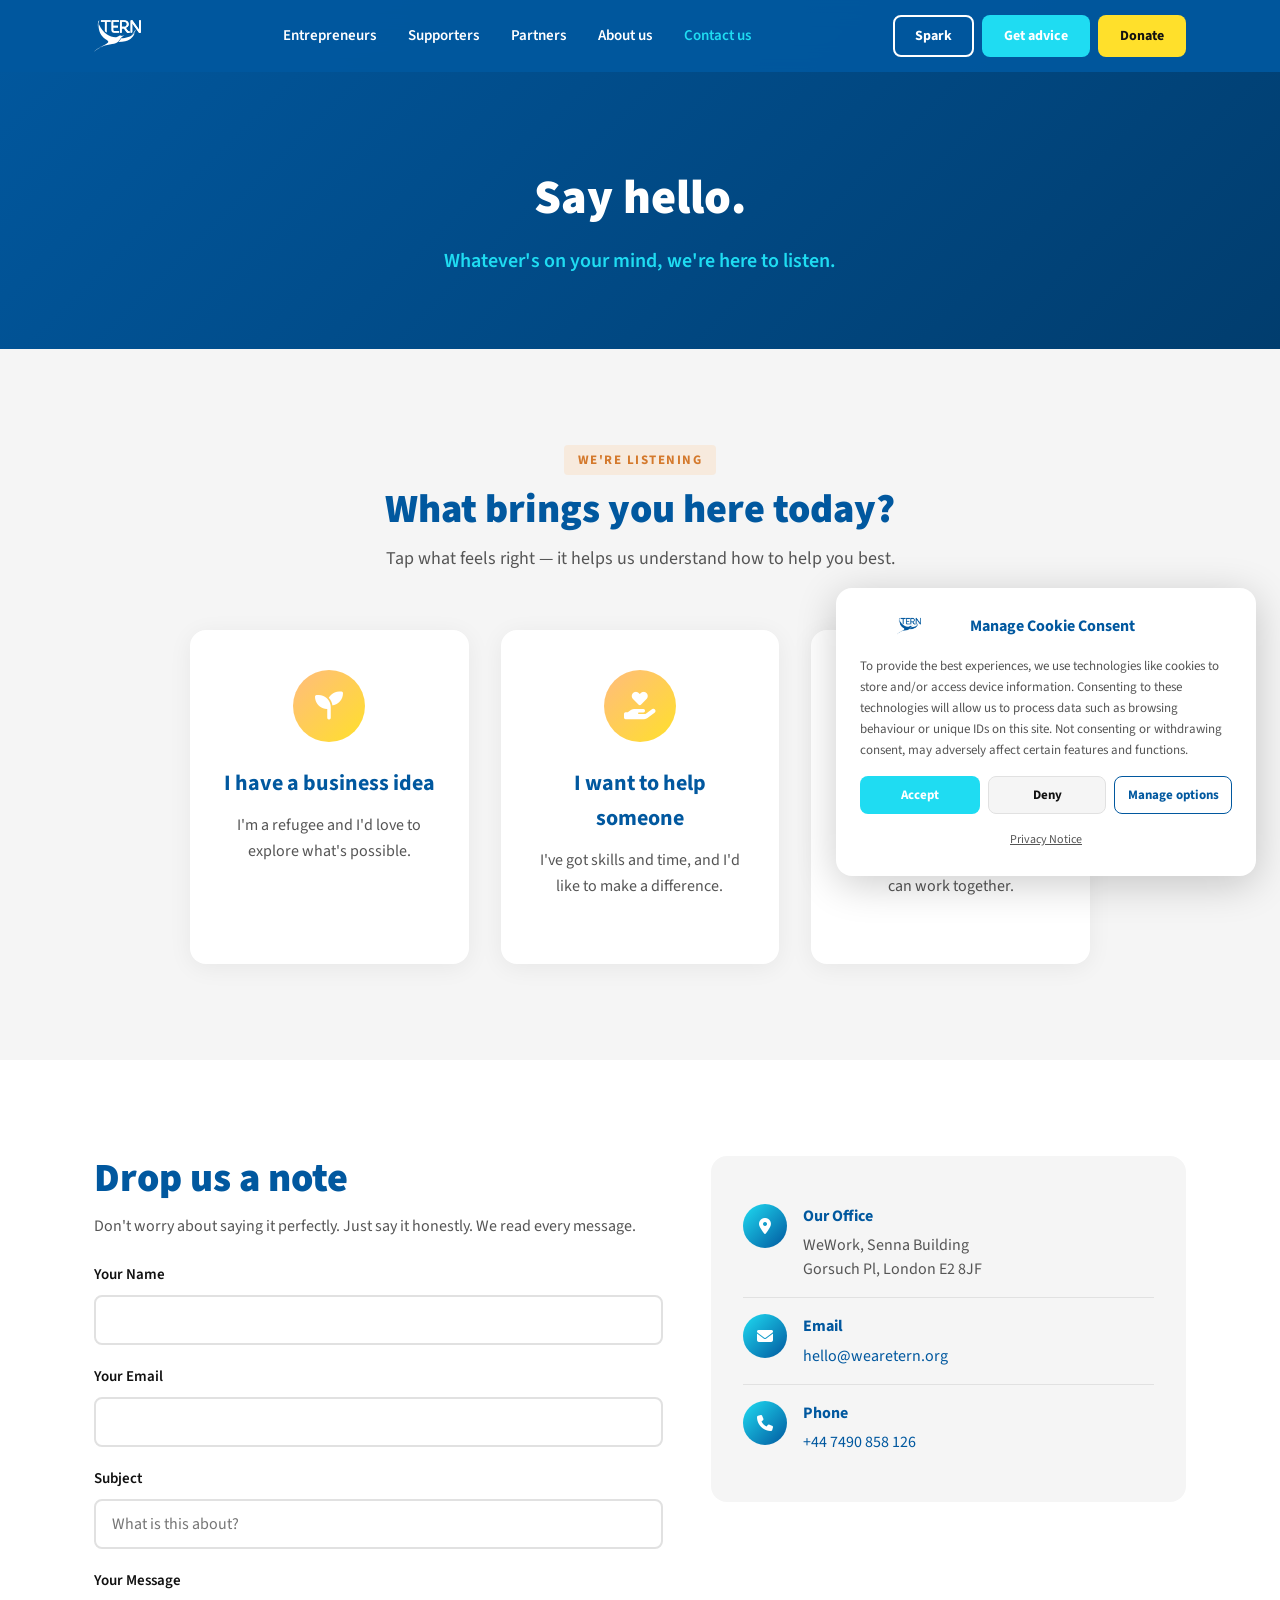
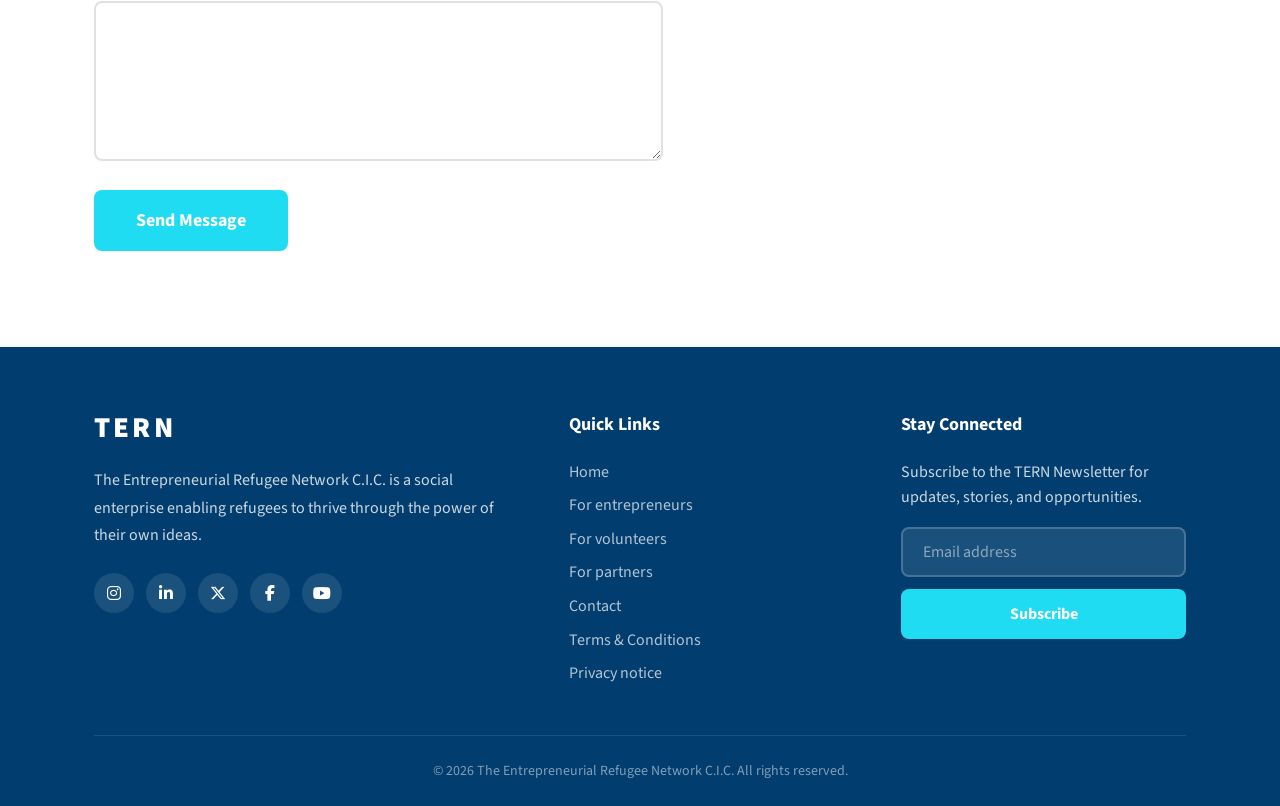
<file: contact.html>
<!DOCTYPE html>
<html lang="en">
<head>
  <meta charset="UTF-8">
  <meta name="viewport" content="width=device-width, initial-scale=1.0">
  <title>Contact Us - TERN</title>
  <meta name="description" content="Get in touch with The Entrepreneurial Refugee Network. We'd love to hear from you.">
  <link rel="preconnect" href="https://fonts.googleapis.com">
  <link rel="preconnect" href="https://fonts.gstatic.com" crossorigin>
  <link href="https://fonts.googleapis.com/css2?family=Source+Sans+3:wght@300;400;600;700;900&family=Inter:wght@400;500;600&display=swap" rel="stylesheet">
  <link rel="icon" type="image/png" sizes="32x32" href="images/favicon-32.png">
  <link rel="apple-touch-icon" sizes="180x180" href="images/favicon-180.png">
  <link rel="stylesheet" href="css/style.css">
  <link rel="stylesheet" href="https://cdnjs.cloudflare.com/ajax/libs/font-awesome/6.5.1/css/all.min.css">
</head>
<body>

  <a href="#main" class="skip-link">Skip to content</a>

  <!-- Header -->
  <header class="header scrolled" id="header">
    <div class="container header__inner">
      <a href="/" class="header__logo" aria-label="TERN Home">
        <img src="images/logo-white.svg" alt="TERN" class="logo-svg">
      </a>
      <nav class="header__nav" id="mainNav" aria-label="Main navigation">
        <ul class="nav-list">
          <li><a href="index.html#entrepreneurs">Entrepreneurs</a></li>
          <li><a href="index.html#supporters">Supporters</a></li>
          <li><a href="index.html#partners">Partners</a></li>
          <li><a href="about.html">About us</a></li>
          <li><a href="contact.html" style="color: var(--accent)">Contact us</a></li>
        </ul>
      </nav>
      <div class="header__actions">
        <a href="index.html#spark" class="btn btn--small btn--outline">Spark</a>
        <a href="#" class="btn btn--small btn--accent">Get advice</a>
        <a href="#" class="btn btn--small btn--yellow">Donate</a>
      </div>
      <button class="header__burger" id="burgerBtn" aria-label="Toggle menu" aria-expanded="false">
        <span></span><span></span><span></span>
      </button>
    </div>
    <div class="mobile-menu" id="mobileMenu">
      <ul class="mobile-menu__list">
        <li><a href="index.html#entrepreneurs">Entrepreneurs</a></li>
        <li><a href="index.html#supporters">Supporters</a></li>
        <li><a href="index.html#partners">Partners</a></li>
        <li><a href="about.html">About us</a></li>
        <li><a href="contact.html">Contact us</a></li>
      </ul>
      <div class="mobile-menu__actions">
        <a href="#" class="btn btn--accent btn--block">Get advice</a>
        <a href="#" class="btn btn--yellow btn--block">Donate</a>
      </div>
    </div>
  </header>

  <main id="main">

    <!-- Page Hero -->
    <section class="page-hero">
      <div class="container">
        <h1 class="page-hero__title fade-up">Say hello.</h1>
        <p class="page-hero__subtitle fade-up delay-1">Whatever's on your mind, we're here to listen.</p>
      </div>
    </section>

    <!-- Idea 6: Audience-aware contact intro -->
    <section class="section" style="background: var(--light-bg);">
      <div class="container">
        <div class="section-header reveal">
          <span class="badge badge--warm">We're listening</span>
          <h2 class="section__title">What brings you here today?</h2>
          <p class="section__desc">Tap what feels right &mdash; it helps us understand how to help you best.</p>
        </div>
        <div class="card-grid" style="max-width: 900px; margin: 0 auto;">
          <a href="#contact-form" class="card reveal" onclick="document.getElementById('subject').value='I have a business idea'">
            <div class="card__icon" style="background: linear-gradient(135deg, #FFBC7D, var(--secondary));"><i class="fas fa-seedling"></i></div>
            <h3 class="card__title">I have a business idea</h3>
            <p class="card__text">I'm a refugee and I'd love to explore what's possible.</p>
          </a>
          <a href="#contact-form" class="card reveal" onclick="document.getElementById('subject').value='I want to help someone'">
            <div class="card__icon" style="background: linear-gradient(135deg, #FFBC7D, var(--secondary));"><i class="fas fa-hand-holding-heart"></i></div>
            <h3 class="card__title">I want to help someone</h3>
            <p class="card__text">I've got skills and time, and I'd like to make a difference.</p>
          </a>
          <a href="#contact-form" class="card reveal" onclick="document.getElementById('subject').value='Partnership conversation'">
            <div class="card__icon" style="background: linear-gradient(135deg, #FFBC7D, var(--secondary));"><i class="fas fa-handshake"></i></div>
            <h3 class="card__title">My organisation wants to help</h3>
            <p class="card__text">We'd love to explore how we can work together.</p>
          </a>
        </div>
      </div>
    </section>

    <!-- Contact Section -->
    <section class="section" id="contact-form">
      <div class="container">
        <div class="contact-grid">
          <!-- Contact Form -->
          <div class="contact-form reveal">
            <h2 class="section__title">Drop us a note</h2>
            <p style="color: var(--text-light); margin-bottom: 1.5rem;">Don't worry about saying it perfectly. Just say it honestly. We read every message.</p>
            <form aria-label="Contact form">
              <div class="form-group">
                <label for="name">Your Name</label>
                <input type="text" id="name" name="name" required>
              </div>
              <div class="form-group">
                <label for="email">Your Email</label>
                <input type="email" id="email" name="email" required>
              </div>
              <div class="form-group">
                <label for="subject">Subject</label>
                <input type="text" id="subject" name="subject" required placeholder="What is this about?">
              </div>
              <div class="form-group">
                <label for="message">Your Message</label>
                <textarea id="message" name="message" rows="6" required></textarea>
              </div>
              <button type="submit" class="btn btn--accent btn--large">Send Message</button>
            </form>
          </div>

          <!-- Contact Info -->
          <div class="contact-info reveal">
            <div class="contact-info__card">
              <div class="contact-info__item">
                <div class="contact-info__icon"><i class="fas fa-map-marker-alt"></i></div>
                <div>
                  <h4>Our Office</h4>
                  <p>WeWork, Senna Building<br>Gorsuch Pl, London E2 8JF</p>
                </div>
              </div>
              <div class="contact-info__item">
                <div class="contact-info__icon"><i class="fas fa-envelope"></i></div>
                <div>
                  <h4>Email</h4>
                  <p><a href="mailto:hello@wearetern.org">hello@wearetern.org</a></p>
                </div>
              </div>
              <div class="contact-info__item">
                <div class="contact-info__icon"><i class="fas fa-phone"></i></div>
                <div>
                  <h4>Phone</h4>
                  <p><a href="tel:+447490858126">+44 7490 858 126</a></p>
                </div>
              </div>
            </div>

            <!-- Map placeholder -->
            <div class="contact-map">
              <iframe
                src="https://www.google.com/maps/embed?pb=!1m18!1m12!1m3!1d2482.1!2d-0.076!3d51.531!2m3!1f0!2f0!3f0!3m2!1i1024!2i768!4f13.1!3m3!1m2!1s0x0%3A0x0!2zNTHCsDMxJzUxLjYiTiAwwrAwNCczMy42Ilc!5e0!3m2!1sen!2suk!4v1"
                width="100%" height="250" style="border:0; border-radius: var(--radius-lg);" allowfullscreen loading="lazy" referrerpolicy="no-referrer-when-downgrade"
                title="TERN office location"></iframe>
            </div>
          </div>
        </div>
      </div>
    </section>

  </main>

  <!-- Footer -->
  <footer class="footer">
    <div class="container">
      <div class="footer__grid">
        <div class="footer__about">
          <div class="footer__logo">
            <svg viewBox="0 0 120 40" fill="currentColor" class="logo-svg">
              <text x="0" y="32" font-family="Source Sans 3, sans-serif" font-weight="900" font-size="36" letter-spacing="4">TERN</text>
            </svg>
          </div>
          <p>The Entrepreneurial Refugee Network C.I.C. is a social enterprise enabling refugees to thrive through the power of their own ideas.</p>
          <div class="footer__social">
            <a href="https://www.instagram.com/we_are_tern/" target="_blank" rel="noopener" aria-label="Instagram"><i class="fab fa-instagram"></i></a>
            <a href="https://www.linkedin.com/company/wearetern/" target="_blank" rel="noopener" aria-label="LinkedIn"><i class="fab fa-linkedin-in"></i></a>
            <a href="https://twitter.com/TERNrefugee" target="_blank" rel="noopener" aria-label="Twitter"><i class="fab fa-x-twitter"></i></a>
            <a href="https://www.facebook.com/refugeeentrepreneurship/" target="_blank" rel="noopener" aria-label="Facebook"><i class="fab fa-facebook-f"></i></a>
            <a href="https://www.youtube.com/channel/UCGvGBwl0jSw39LJ_MK8fssQ" target="_blank" rel="noopener" aria-label="YouTube"><i class="fab fa-youtube"></i></a>
          </div>
        </div>
        <div class="footer__links">
          <h4>Quick Links</h4>
          <ul>
            <li><a href="index.html">Home</a></li>
            <li><a href="index.html#entrepreneurs">For entrepreneurs</a></li>
            <li><a href="index.html#supporters">For volunteers</a></li>
            <li><a href="index.html#partners">For partners</a></li>
            <li><a href="contact.html">Contact</a></li>
            <li><a href="terms.html">Terms & Conditions</a></li>
            <li><a href="privacy.html">Privacy notice</a></li>
          </ul>
        </div>
        <div class="footer__newsletter">
          <h4>Stay Connected</h4>
          <p>Subscribe to the TERN Newsletter for updates, stories, and opportunities.</p>
          <form class="footer__form" aria-label="Footer newsletter signup">
            <input type="email" placeholder="Email address" required aria-label="Email address">
            <button type="submit" class="btn btn--accent btn--block">Subscribe</button>
          </form>
        </div>
      </div>
      <div class="footer__bottom">
        <p>&copy; 2026 The Entrepreneurial Refugee Network C.I.C. All rights reserved.</p>
      </div>
    </div>
  </footer>

  <script src="js/main.js"></script>
  <script src="js/cookie-consent.js"></script>
</body>
</html>
</file>
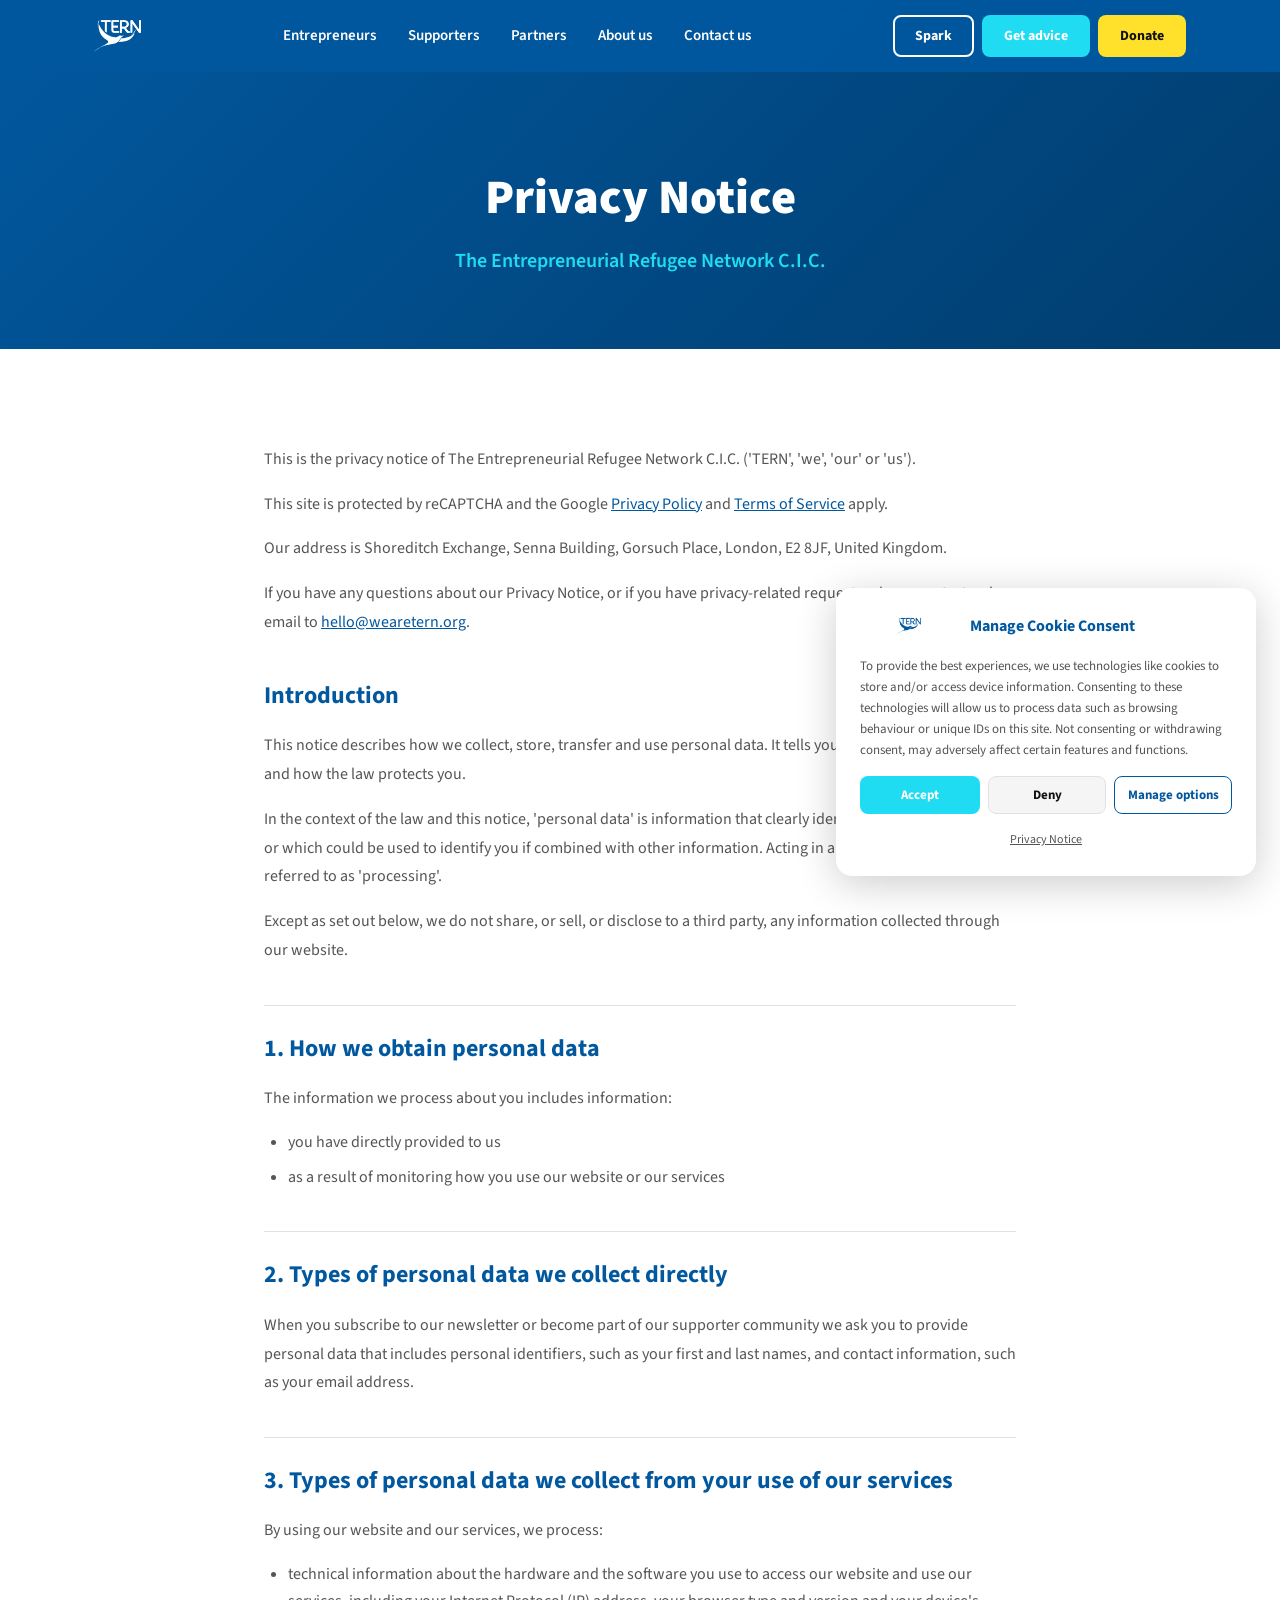
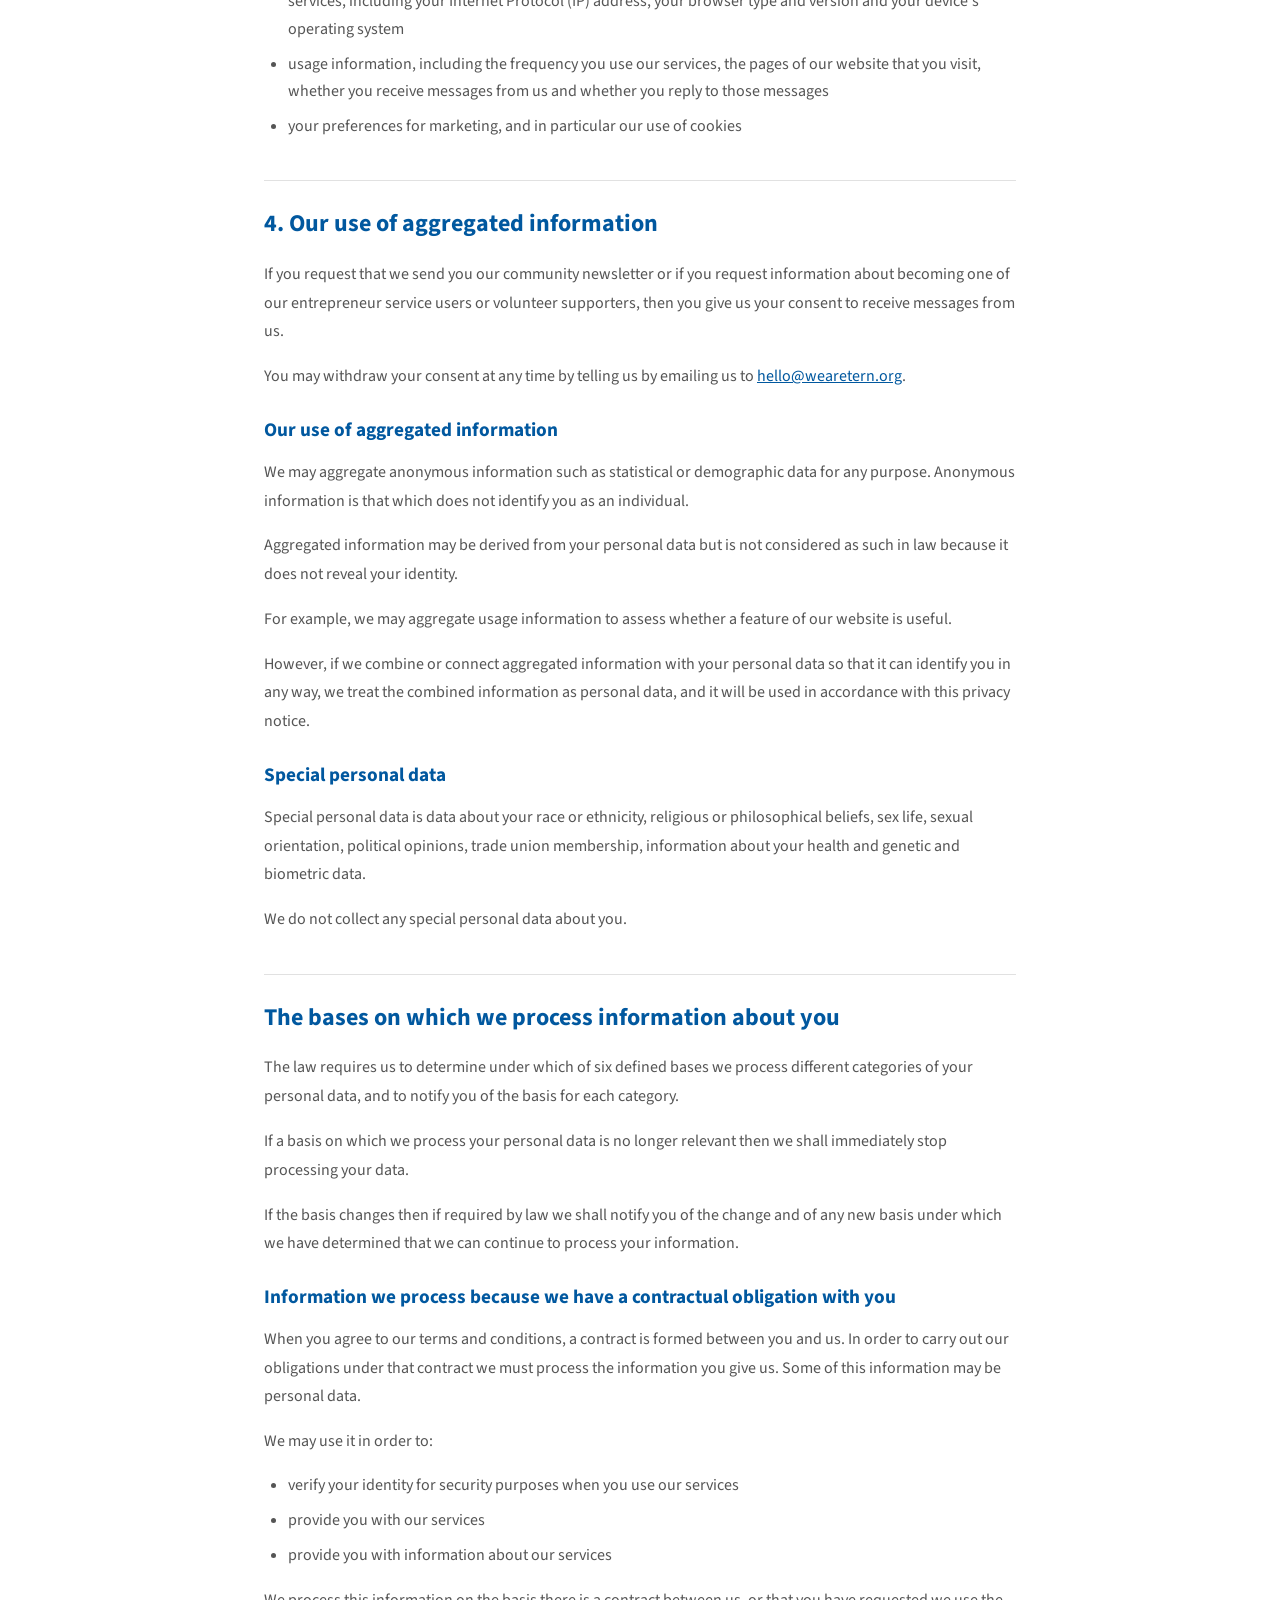
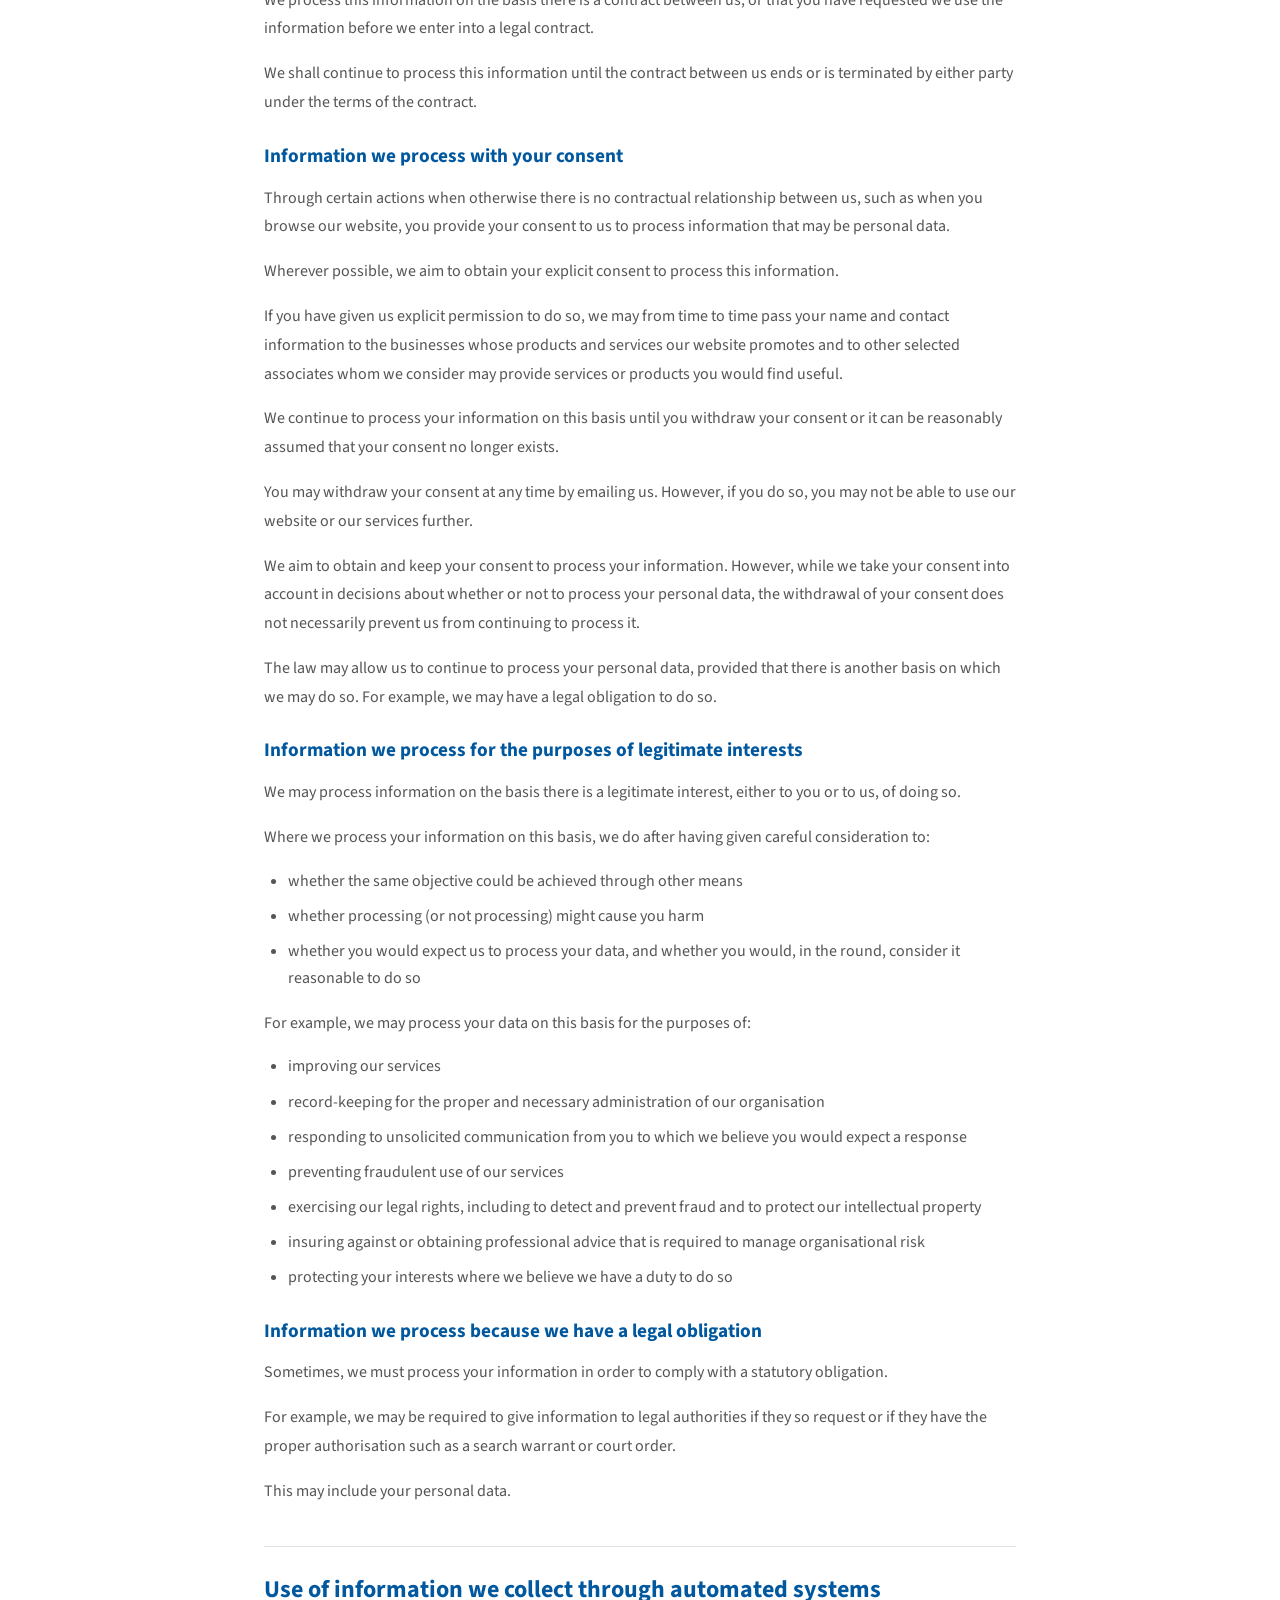
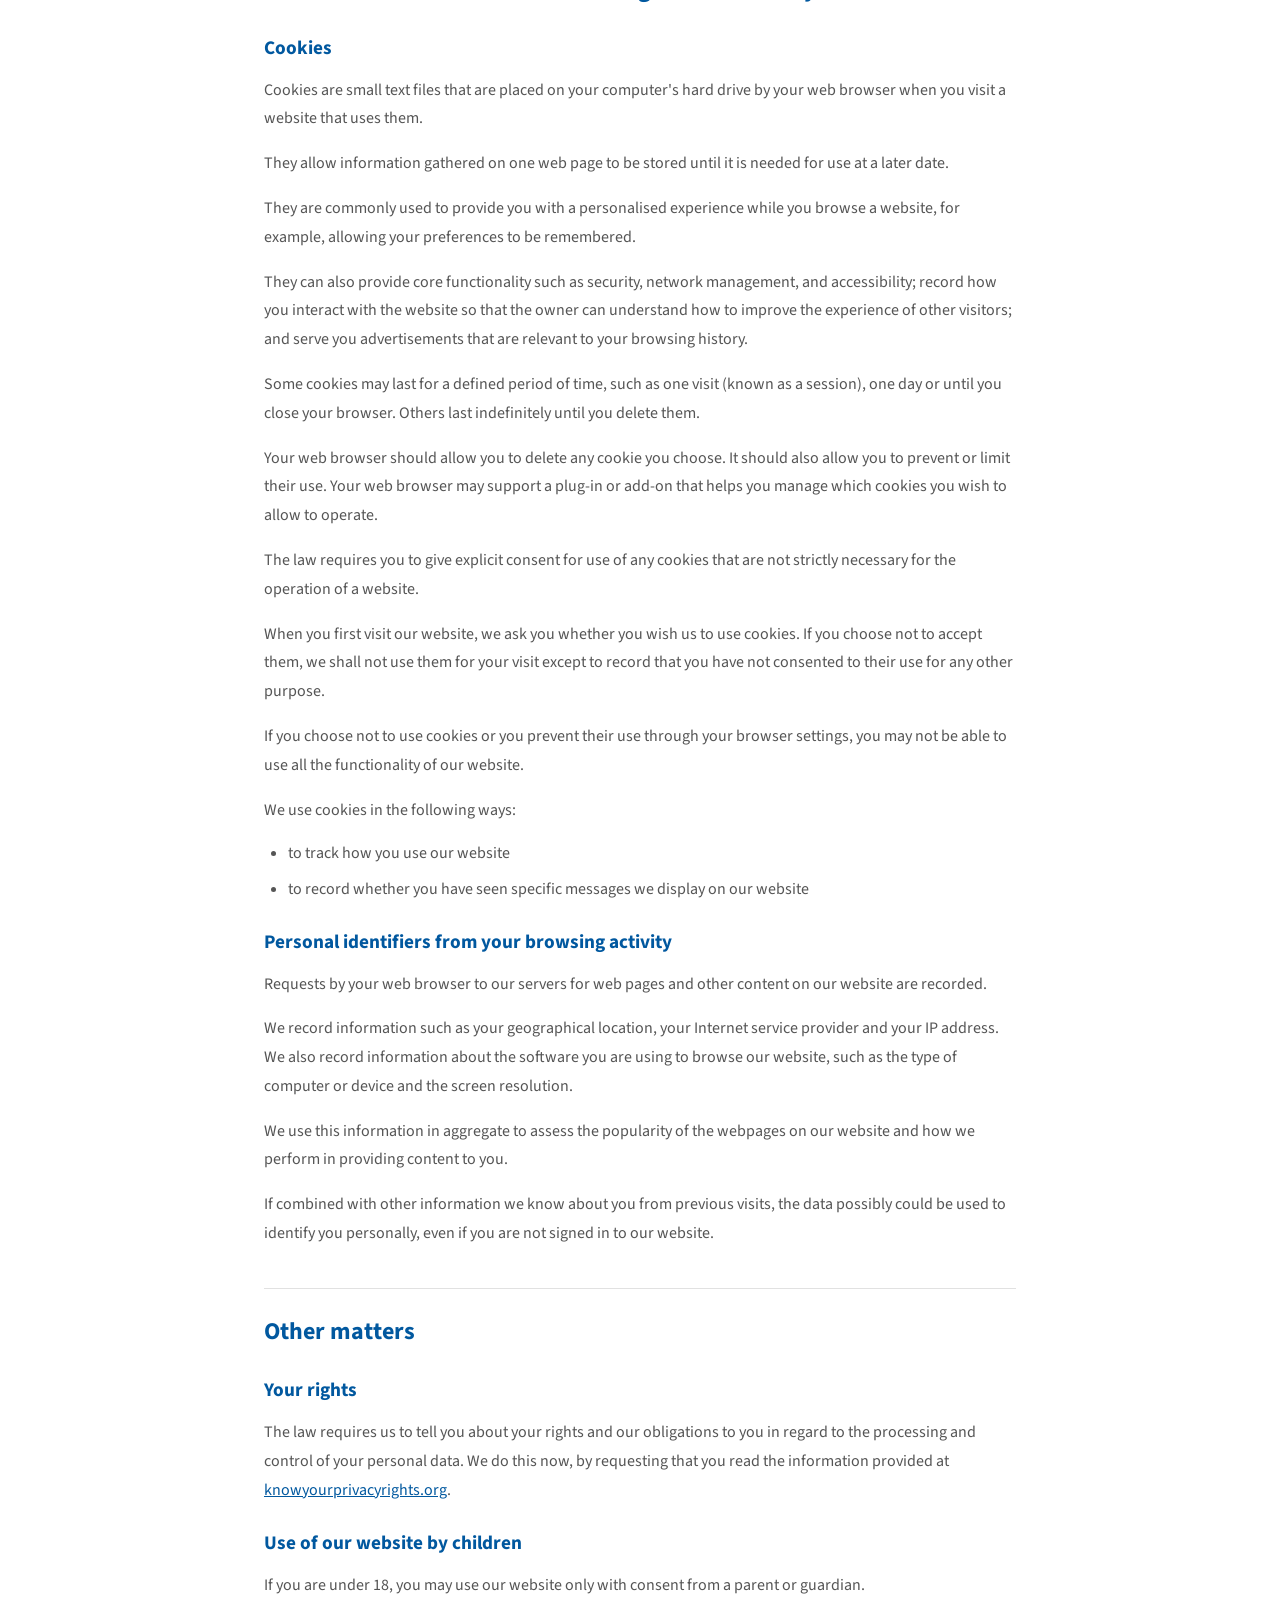
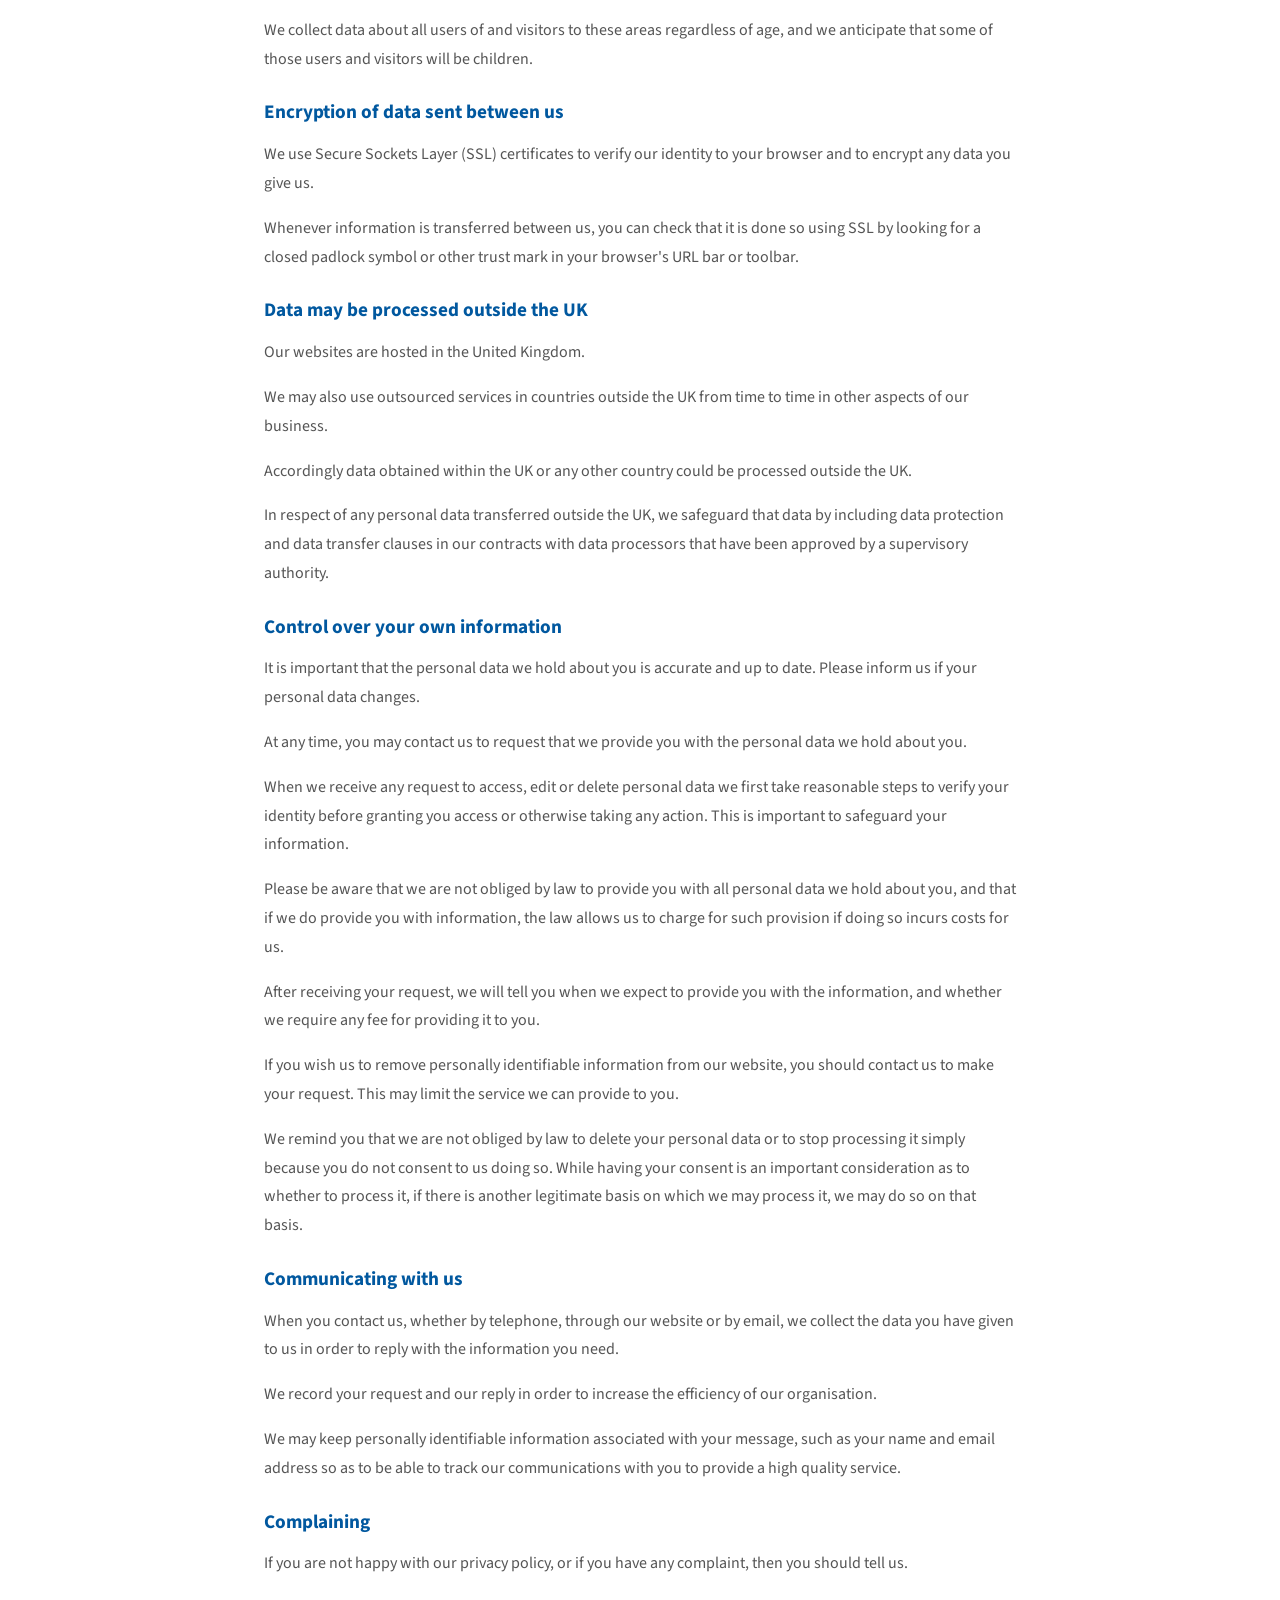
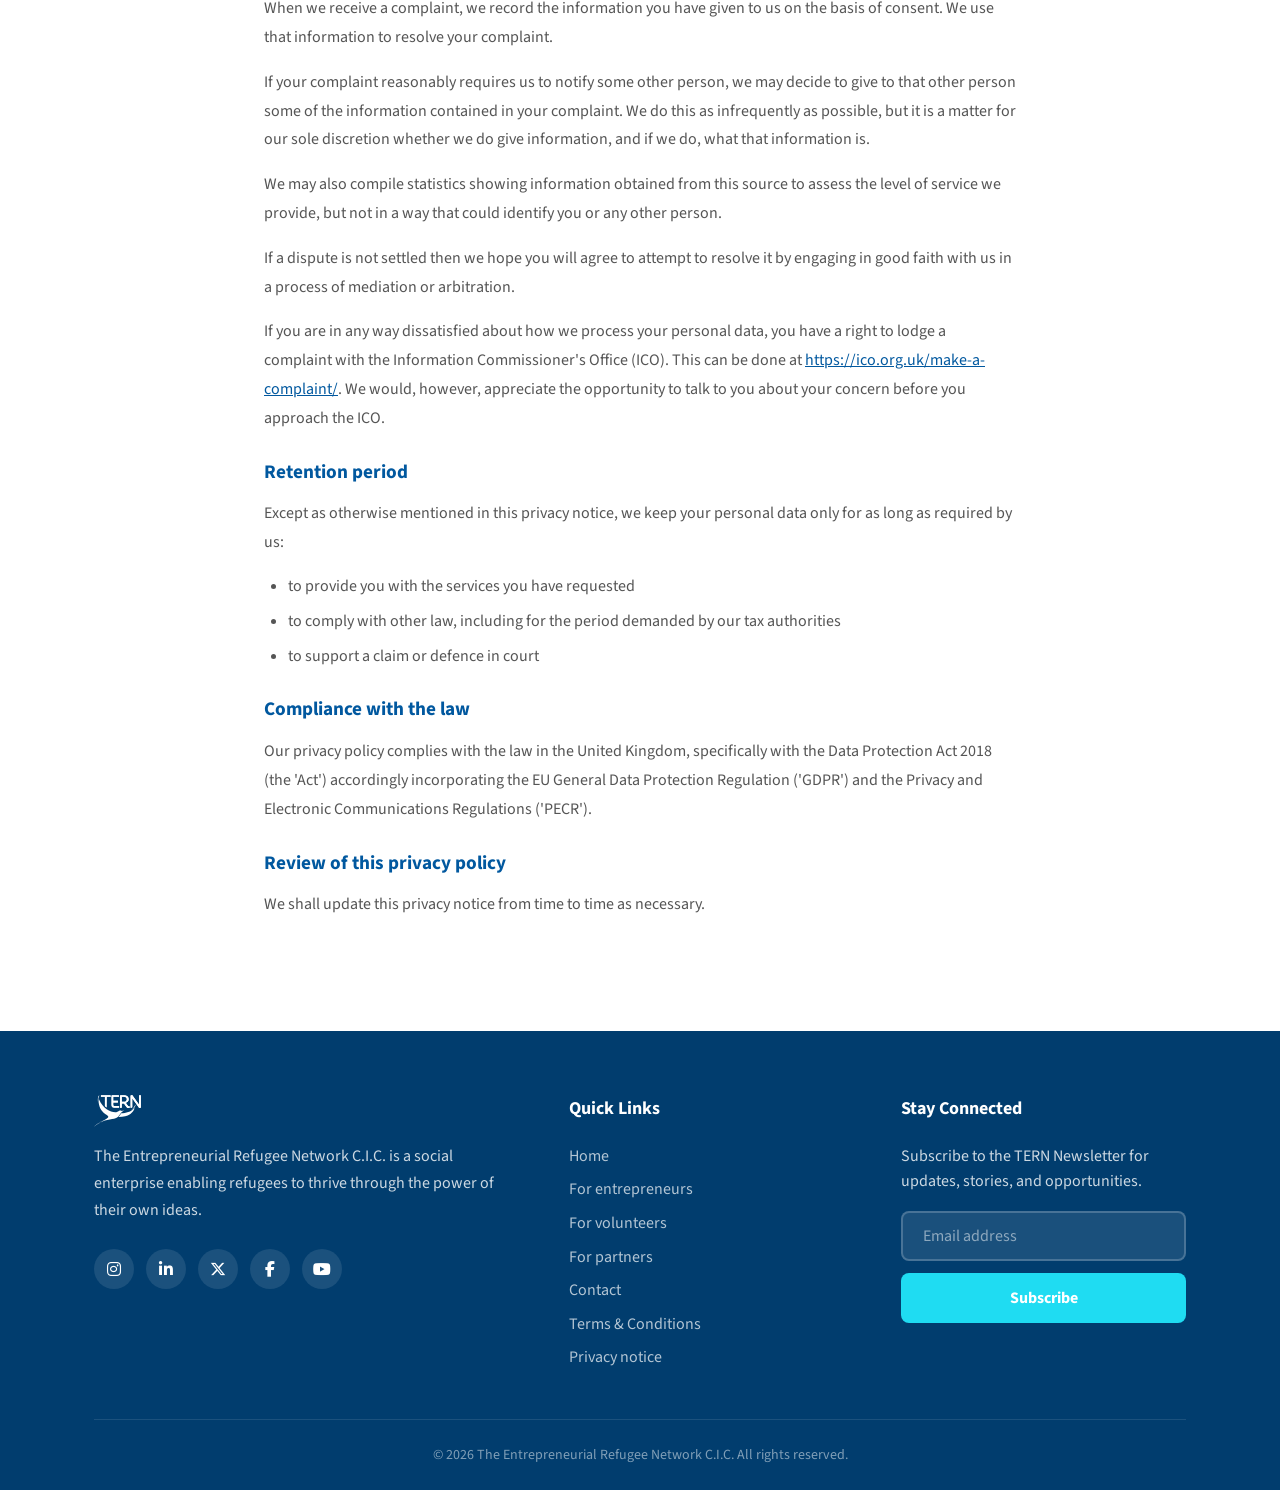
<file: privacy.html>
<!DOCTYPE html>
<html lang="en">
<head>
  <meta charset="UTF-8">
  <meta name="viewport" content="width=device-width, initial-scale=1.0">
  <title>Privacy Notice - TERN</title>
  <meta name="description" content="Privacy Notice of The Entrepreneurial Refugee Network C.I.C.">
  <link rel="icon" type="image/png" sizes="32x32" href="images/favicon-32.png">
  <link rel="apple-touch-icon" sizes="180x180" href="images/favicon-180.png">
  <link rel="preconnect" href="https://fonts.googleapis.com">
  <link rel="preconnect" href="https://fonts.gstatic.com" crossorigin>
  <link href="https://fonts.googleapis.com/css2?family=Source+Sans+3:wght@300;400;600;700;900&family=Inter:wght@400;500;600&display=swap" rel="stylesheet">
  <link rel="stylesheet" href="css/style.css">
  <link rel="stylesheet" href="https://cdnjs.cloudflare.com/ajax/libs/font-awesome/6.5.1/css/all.min.css">
</head>
<body>

  <a href="#main" class="skip-link">Skip to content</a>

  <!-- Header -->
  <header class="header scrolled" id="header">
    <div class="container header__inner">
      <a href="index.html" class="header__logo" aria-label="TERN Home">
        <img src="images/logo-white.svg" alt="TERN" class="logo-svg">
      </a>
      <nav class="header__nav" id="mainNav" aria-label="Main navigation">
        <ul class="nav-list">
          <li><a href="index.html#entrepreneurs">Entrepreneurs</a></li>
          <li><a href="index.html#supporters">Supporters</a></li>
          <li><a href="index.html#partners">Partners</a></li>
          <li><a href="about.html">About us</a></li>
          <li><a href="contact.html">Contact us</a></li>
        </ul>
      </nav>
      <div class="header__actions">
        <a href="index.html#spark" class="btn btn--small btn--outline">Spark</a>
        <a href="#" class="btn btn--small btn--accent">Get advice</a>
        <a href="#" class="btn btn--small btn--yellow">Donate</a>
      </div>
      <button class="header__burger" id="burgerBtn" aria-label="Toggle menu" aria-expanded="false">
        <span></span><span></span><span></span>
      </button>
    </div>
    <div class="mobile-menu" id="mobileMenu">
      <ul class="mobile-menu__list">
        <li><a href="index.html#entrepreneurs">Entrepreneurs</a></li>
        <li><a href="index.html#supporters">Supporters</a></li>
        <li><a href="index.html#partners">Partners</a></li>
        <li><a href="about.html">About us</a></li>
        <li><a href="contact.html">Contact us</a></li>
      </ul>
      <div class="mobile-menu__actions">
        <a href="#" class="btn btn--accent btn--block">Get advice</a>
        <a href="#" class="btn btn--yellow btn--block">Donate</a>
      </div>
    </div>
  </header>

  <main id="main">

    <section class="page-hero">
      <div class="container">
        <h1 class="page-hero__title fade-up">Privacy Notice</h1>
        <p class="page-hero__subtitle fade-up delay-1">The Entrepreneurial Refugee Network C.I.C.</p>
      </div>
    </section>

    <section class="section">
      <div class="container legal-content">

        <p>This is the privacy notice of The Entrepreneurial Refugee Network C.I.C. ('TERN', 'we', 'our' or 'us').</p>

        <p>This site is protected by reCAPTCHA and the Google <a href="https://policies.google.com/privacy?hl=en" target="_blank" rel="noopener">Privacy Policy</a> and <a href="https://policies.google.com/terms?hl=en" target="_blank" rel="noopener">Terms of Service</a> apply.</p>

        <p>Our address is Shoreditch Exchange, Senna Building, Gorsuch Place, London, E2 8JF, United Kingdom.</p>

        <p>If you have any questions about our Privacy Notice, or if you have privacy-related requests, please contact us by email to <a href="mailto:hello@wearetern.org">hello@wearetern.org</a>.</p>

        <h2>Introduction</h2>

        <p>This notice describes how we collect, store, transfer and use personal data. It tells you about your privacy rights and how the law protects you.</p>

        <p>In the context of the law and this notice, 'personal data' is information that clearly identifies you as an individual or which could be used to identify you if combined with other information. Acting in any way on personal data is referred to as 'processing'.</p>

        <p>Except as set out below, we do not share, or sell, or disclose to a third party, any information collected through our website.</p>

        <h2>1. How we obtain personal data</h2>

        <p>The information we process about you includes information:</p>
        <ul>
          <li>you have directly provided to us</li>
          <li>as a result of monitoring how you use our website or our services</li>
        </ul>

        <h2>2. Types of personal data we collect directly</h2>

        <p>When you subscribe to our newsletter or become part of our supporter community we ask you to provide personal data that includes personal identifiers, such as your first and last names, and contact information, such as your email address.</p>

        <h2>3. Types of personal data we collect from your use of our services</h2>

        <p>By using our website and our services, we process:</p>
        <ul>
          <li>technical information about the hardware and the software you use to access our website and use our services, including your Internet Protocol (IP) address, your browser type and version and your device's operating system</li>
          <li>usage information, including the frequency you use our services, the pages of our website that you visit, whether you receive messages from us and whether you reply to those messages</li>
          <li>your preferences for marketing, and in particular our use of cookies</li>
        </ul>

        <h2>4. Our use of aggregated information</h2>

        <p>If you request that we send you our community newsletter or if you request information about becoming one of our entrepreneur service users or volunteer supporters, then you give us your consent to receive messages from us.</p>

        <p>You may withdraw your consent at any time by telling us by emailing us to <a href="mailto:hello@wearetern.org">hello@wearetern.org</a>.</p>

        <h3>Our use of aggregated information</h3>

        <p>We may aggregate anonymous information such as statistical or demographic data for any purpose. Anonymous information is that which does not identify you as an individual.</p>

        <p>Aggregated information may be derived from your personal data but is not considered as such in law because it does not reveal your identity.</p>

        <p>For example, we may aggregate usage information to assess whether a feature of our website is useful.</p>

        <p>However, if we combine or connect aggregated information with your personal data so that it can identify you in any way, we treat the combined information as personal data, and it will be used in accordance with this privacy notice.</p>

        <h3>Special personal data</h3>

        <p>Special personal data is data about your race or ethnicity, religious or philosophical beliefs, sex life, sexual orientation, political opinions, trade union membership, information about your health and genetic and biometric data.</p>

        <p>We do not collect any special personal data about you.</p>

        <h2>The bases on which we process information about you</h2>

        <p>The law requires us to determine under which of six defined bases we process different categories of your personal data, and to notify you of the basis for each category.</p>

        <p>If a basis on which we process your personal data is no longer relevant then we shall immediately stop processing your data.</p>

        <p>If the basis changes then if required by law we shall notify you of the change and of any new basis under which we have determined that we can continue to process your information.</p>

        <h3>Information we process because we have a contractual obligation with you</h3>

        <p>When you agree to our terms and conditions, a contract is formed between you and us. In order to carry out our obligations under that contract we must process the information you give us. Some of this information may be personal data.</p>

        <p>We may use it in order to:</p>
        <ul>
          <li>verify your identity for security purposes when you use our services</li>
          <li>provide you with our services</li>
          <li>provide you with information about our services</li>
        </ul>

        <p>We process this information on the basis there is a contract between us, or that you have requested we use the information before we enter into a legal contract.</p>

        <p>We shall continue to process this information until the contract between us ends or is terminated by either party under the terms of the contract.</p>

        <h3>Information we process with your consent</h3>

        <p>Through certain actions when otherwise there is no contractual relationship between us, such as when you browse our website, you provide your consent to us to process information that may be personal data.</p>

        <p>Wherever possible, we aim to obtain your explicit consent to process this information.</p>

        <p>If you have given us explicit permission to do so, we may from time to time pass your name and contact information to the businesses whose products and services our website promotes and to other selected associates whom we consider may provide services or products you would find useful.</p>

        <p>We continue to process your information on this basis until you withdraw your consent or it can be reasonably assumed that your consent no longer exists.</p>

        <p>You may withdraw your consent at any time by emailing us. However, if you do so, you may not be able to use our website or our services further.</p>

        <p>We aim to obtain and keep your consent to process your information. However, while we take your consent into account in decisions about whether or not to process your personal data, the withdrawal of your consent does not necessarily prevent us from continuing to process it.</p>

        <p>The law may allow us to continue to process your personal data, provided that there is another basis on which we may do so. For example, we may have a legal obligation to do so.</p>

        <h3>Information we process for the purposes of legitimate interests</h3>

        <p>We may process information on the basis there is a legitimate interest, either to you or to us, of doing so.</p>

        <p>Where we process your information on this basis, we do after having given careful consideration to:</p>
        <ul>
          <li>whether the same objective could be achieved through other means</li>
          <li>whether processing (or not processing) might cause you harm</li>
          <li>whether you would expect us to process your data, and whether you would, in the round, consider it reasonable to do so</li>
        </ul>

        <p>For example, we may process your data on this basis for the purposes of:</p>
        <ul>
          <li>improving our services</li>
          <li>record-keeping for the proper and necessary administration of our organisation</li>
          <li>responding to unsolicited communication from you to which we believe you would expect a response</li>
          <li>preventing fraudulent use of our services</li>
          <li>exercising our legal rights, including to detect and prevent fraud and to protect our intellectual property</li>
          <li>insuring against or obtaining professional advice that is required to manage organisational risk</li>
          <li>protecting your interests where we believe we have a duty to do so</li>
        </ul>

        <h3>Information we process because we have a legal obligation</h3>

        <p>Sometimes, we must process your information in order to comply with a statutory obligation.</p>

        <p>For example, we may be required to give information to legal authorities if they so request or if they have the proper authorisation such as a search warrant or court order.</p>

        <p>This may include your personal data.</p>

        <h2>Use of information we collect through automated systems</h2>

        <h3>Cookies</h3>

        <p>Cookies are small text files that are placed on your computer's hard drive by your web browser when you visit a website that uses them.</p>

        <p>They allow information gathered on one web page to be stored until it is needed for use at a later date.</p>

        <p>They are commonly used to provide you with a personalised experience while you browse a website, for example, allowing your preferences to be remembered.</p>

        <p>They can also provide core functionality such as security, network management, and accessibility; record how you interact with the website so that the owner can understand how to improve the experience of other visitors; and serve you advertisements that are relevant to your browsing history.</p>

        <p>Some cookies may last for a defined period of time, such as one visit (known as a session), one day or until you close your browser. Others last indefinitely until you delete them.</p>

        <p>Your web browser should allow you to delete any cookie you choose. It should also allow you to prevent or limit their use. Your web browser may support a plug-in or add-on that helps you manage which cookies you wish to allow to operate.</p>

        <p>The law requires you to give explicit consent for use of any cookies that are not strictly necessary for the operation of a website.</p>

        <p>When you first visit our website, we ask you whether you wish us to use cookies. If you choose not to accept them, we shall not use them for your visit except to record that you have not consented to their use for any other purpose.</p>

        <p>If you choose not to use cookies or you prevent their use through your browser settings, you may not be able to use all the functionality of our website.</p>

        <p>We use cookies in the following ways:</p>
        <ul>
          <li>to track how you use our website</li>
          <li>to record whether you have seen specific messages we display on our website</li>
        </ul>

        <h3>Personal identifiers from your browsing activity</h3>

        <p>Requests by your web browser to our servers for web pages and other content on our website are recorded.</p>

        <p>We record information such as your geographical location, your Internet service provider and your IP address. We also record information about the software you are using to browse our website, such as the type of computer or device and the screen resolution.</p>

        <p>We use this information in aggregate to assess the popularity of the webpages on our website and how we perform in providing content to you.</p>

        <p>If combined with other information we know about you from previous visits, the data possibly could be used to identify you personally, even if you are not signed in to our website.</p>

        <h2>Other matters</h2>

        <h3>Your rights</h3>

        <p>The law requires us to tell you about your rights and our obligations to you in regard to the processing and control of your personal data. We do this now, by requesting that you read the information provided at <a href="http://www.knowyourprivacyrights.org" target="_blank" rel="noopener">knowyourprivacyrights.org</a>.</p>

        <h3>Use of our website by children</h3>

        <p>If you are under 18, you may use our website only with consent from a parent or guardian.</p>

        <p>We collect data about all users of and visitors to these areas regardless of age, and we anticipate that some of those users and visitors will be children.</p>

        <h3>Encryption of data sent between us</h3>

        <p>We use Secure Sockets Layer (SSL) certificates to verify our identity to your browser and to encrypt any data you give us.</p>

        <p>Whenever information is transferred between us, you can check that it is done so using SSL by looking for a closed padlock symbol or other trust mark in your browser's URL bar or toolbar.</p>

        <h3>Data may be processed outside the UK</h3>

        <p>Our websites are hosted in the United Kingdom.</p>

        <p>We may also use outsourced services in countries outside the UK from time to time in other aspects of our business.</p>

        <p>Accordingly data obtained within the UK or any other country could be processed outside the UK.</p>

        <p>In respect of any personal data transferred outside the UK, we safeguard that data by including data protection and data transfer clauses in our contracts with data processors that have been approved by a supervisory authority.</p>

        <h3>Control over your own information</h3>

        <p>It is important that the personal data we hold about you is accurate and up to date. Please inform us if your personal data changes.</p>

        <p>At any time, you may contact us to request that we provide you with the personal data we hold about you.</p>

        <p>When we receive any request to access, edit or delete personal data we first take reasonable steps to verify your identity before granting you access or otherwise taking any action. This is important to safeguard your information.</p>

        <p>Please be aware that we are not obliged by law to provide you with all personal data we hold about you, and that if we do provide you with information, the law allows us to charge for such provision if doing so incurs costs for us.</p>

        <p>After receiving your request, we will tell you when we expect to provide you with the information, and whether we require any fee for providing it to you.</p>

        <p>If you wish us to remove personally identifiable information from our website, you should contact us to make your request. This may limit the service we can provide to you.</p>

        <p>We remind you that we are not obliged by law to delete your personal data or to stop processing it simply because you do not consent to us doing so. While having your consent is an important consideration as to whether to process it, if there is another legitimate basis on which we may process it, we may do so on that basis.</p>

        <h3>Communicating with us</h3>

        <p>When you contact us, whether by telephone, through our website or by email, we collect the data you have given to us in order to reply with the information you need.</p>

        <p>We record your request and our reply in order to increase the efficiency of our organisation.</p>

        <p>We may keep personally identifiable information associated with your message, such as your name and email address so as to be able to track our communications with you to provide a high quality service.</p>

        <h3>Complaining</h3>

        <p>If you are not happy with our privacy policy, or if you have any complaint, then you should tell us.</p>

        <p>When we receive a complaint, we record the information you have given to us on the basis of consent. We use that information to resolve your complaint.</p>

        <p>If your complaint reasonably requires us to notify some other person, we may decide to give to that other person some of the information contained in your complaint. We do this as infrequently as possible, but it is a matter for our sole discretion whether we do give information, and if we do, what that information is.</p>

        <p>We may also compile statistics showing information obtained from this source to assess the level of service we provide, but not in a way that could identify you or any other person.</p>

        <p>If a dispute is not settled then we hope you will agree to attempt to resolve it by engaging in good faith with us in a process of mediation or arbitration.</p>

        <p>If you are in any way dissatisfied about how we process your personal data, you have a right to lodge a complaint with the Information Commissioner's Office (ICO). This can be done at <a href="https://ico.org.uk/make-a-complaint/" target="_blank" rel="noopener">https://ico.org.uk/make-a-complaint/</a>. We would, however, appreciate the opportunity to talk to you about your concern before you approach the ICO.</p>

        <h3>Retention period</h3>

        <p>Except as otherwise mentioned in this privacy notice, we keep your personal data only for as long as required by us:</p>
        <ul>
          <li>to provide you with the services you have requested</li>
          <li>to comply with other law, including for the period demanded by our tax authorities</li>
          <li>to support a claim or defence in court</li>
        </ul>

        <h3>Compliance with the law</h3>

        <p>Our privacy policy complies with the law in the United Kingdom, specifically with the Data Protection Act 2018 (the 'Act') accordingly incorporating the EU General Data Protection Regulation ('GDPR') and the Privacy and Electronic Communications Regulations ('PECR').</p>

        <h3>Review of this privacy policy</h3>

        <p>We shall update this privacy notice from time to time as necessary.</p>

      </div>
    </section>

  </main>

  <!-- Footer -->
  <footer class="footer">
    <div class="container">
      <div class="footer__grid">
        <div class="footer__about">
          <div class="footer__logo">
            <img src="images/logo-white.svg" alt="TERN" class="logo-svg">
          </div>
          <p>The Entrepreneurial Refugee Network C.I.C. is a social enterprise enabling refugees to thrive through the power of their own ideas.</p>
          <div class="footer__social">
            <a href="https://www.instagram.com/we_are_tern/" target="_blank" rel="noopener" aria-label="Instagram"><i class="fab fa-instagram"></i></a>
            <a href="https://www.linkedin.com/company/wearetern/" target="_blank" rel="noopener" aria-label="LinkedIn"><i class="fab fa-linkedin-in"></i></a>
            <a href="https://twitter.com/TERNrefugee" target="_blank" rel="noopener" aria-label="Twitter"><i class="fab fa-x-twitter"></i></a>
            <a href="https://www.facebook.com/refugeeentrepreneurship/" target="_blank" rel="noopener" aria-label="Facebook"><i class="fab fa-facebook-f"></i></a>
            <a href="https://www.youtube.com/channel/UCGvGBwl0jSw39LJ_MK8fssQ" target="_blank" rel="noopener" aria-label="YouTube"><i class="fab fa-youtube"></i></a>
          </div>
        </div>
        <div class="footer__links">
          <h4>Quick Links</h4>
          <ul>
            <li><a href="index.html">Home</a></li>
            <li><a href="index.html#entrepreneurs">For entrepreneurs</a></li>
            <li><a href="index.html#supporters">For volunteers</a></li>
            <li><a href="index.html#partners">For partners</a></li>
            <li><a href="contact.html">Contact</a></li>
            <li><a href="terms.html">Terms & Conditions</a></li>
            <li><a href="privacy.html">Privacy notice</a></li>
          </ul>
        </div>
        <div class="footer__newsletter">
          <h4>Stay Connected</h4>
          <p>Subscribe to the TERN Newsletter for updates, stories, and opportunities.</p>
          <form class="footer__form" aria-label="Footer newsletter signup">
            <input type="email" placeholder="Email address" required aria-label="Email address">
            <button type="submit" class="btn btn--accent btn--block">Subscribe</button>
          </form>
        </div>
      </div>
      <div class="footer__bottom">
        <p>&copy; 2026 The Entrepreneurial Refugee Network C.I.C. All rights reserved.</p>
      </div>
    </div>
  </footer>

  <script src="js/main.js"></script>
  <script src="js/cookie-consent.js"></script>
</body>
</html>
</file>
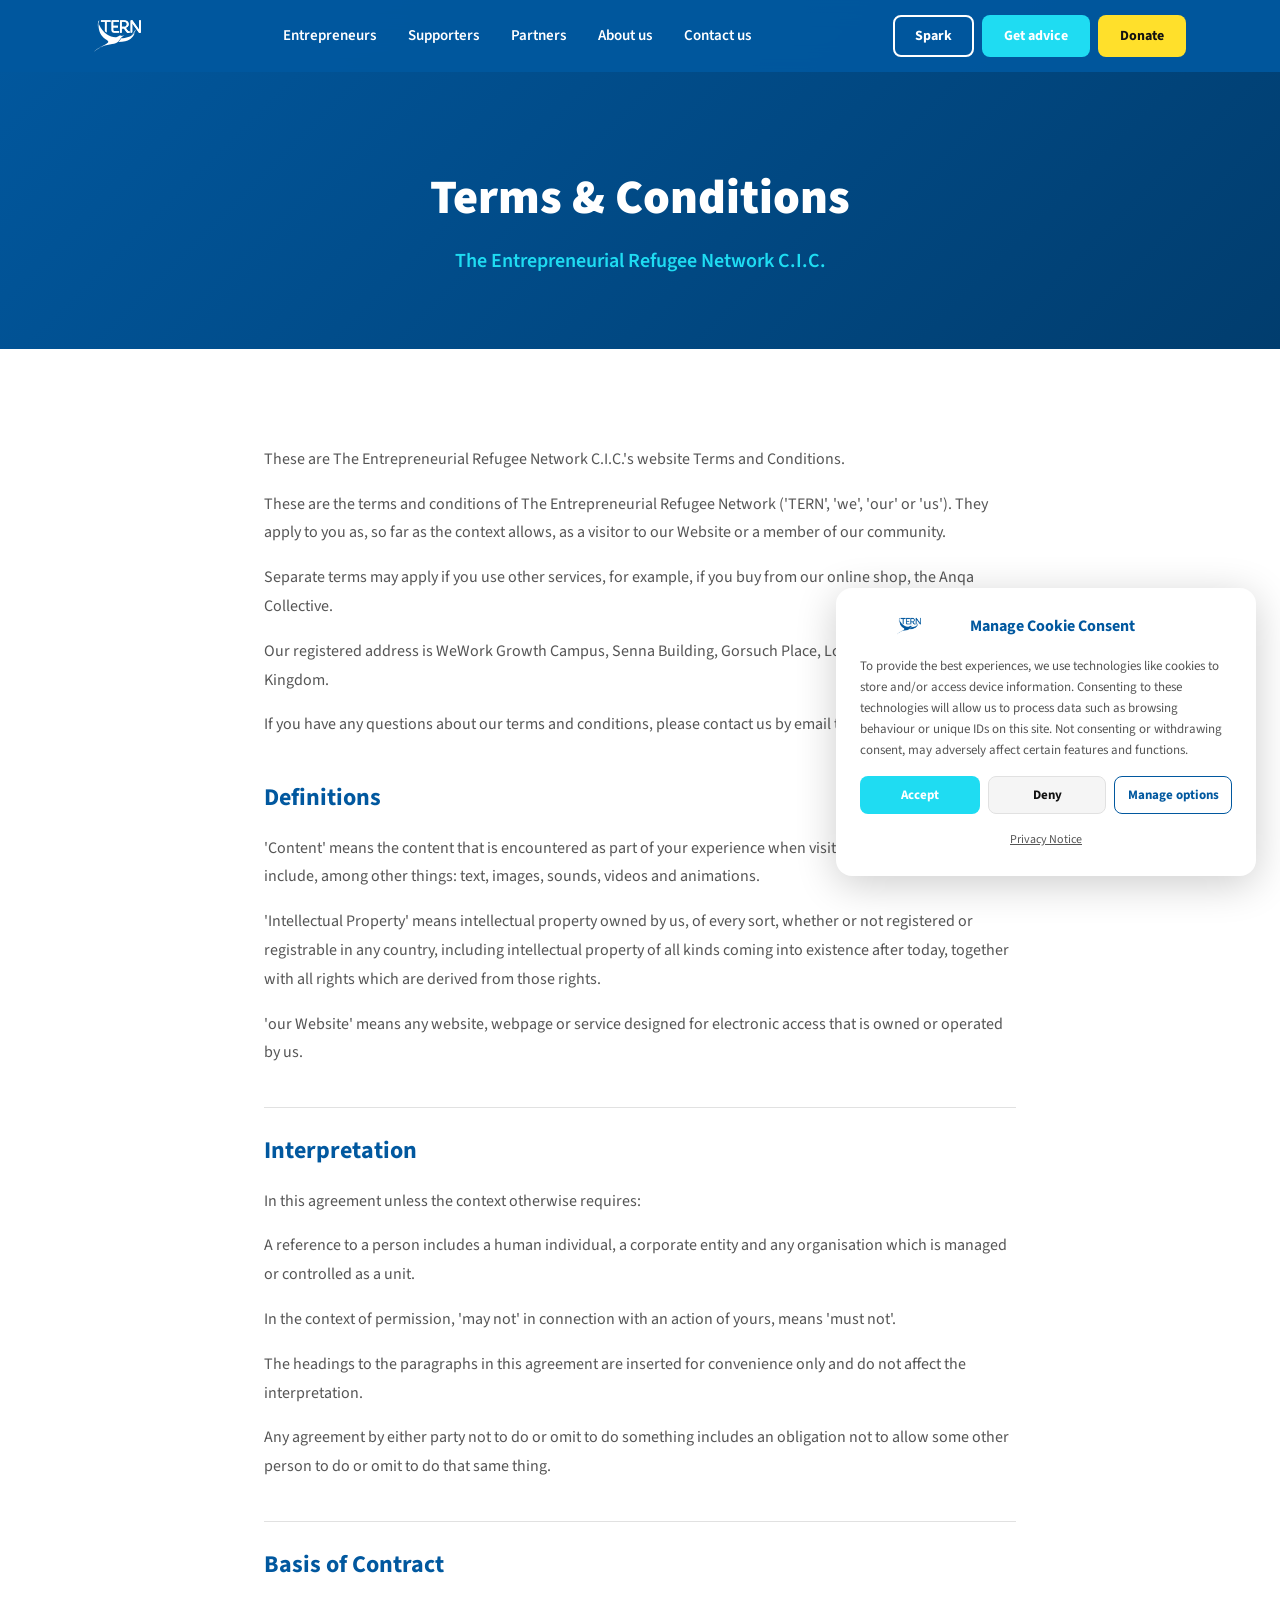
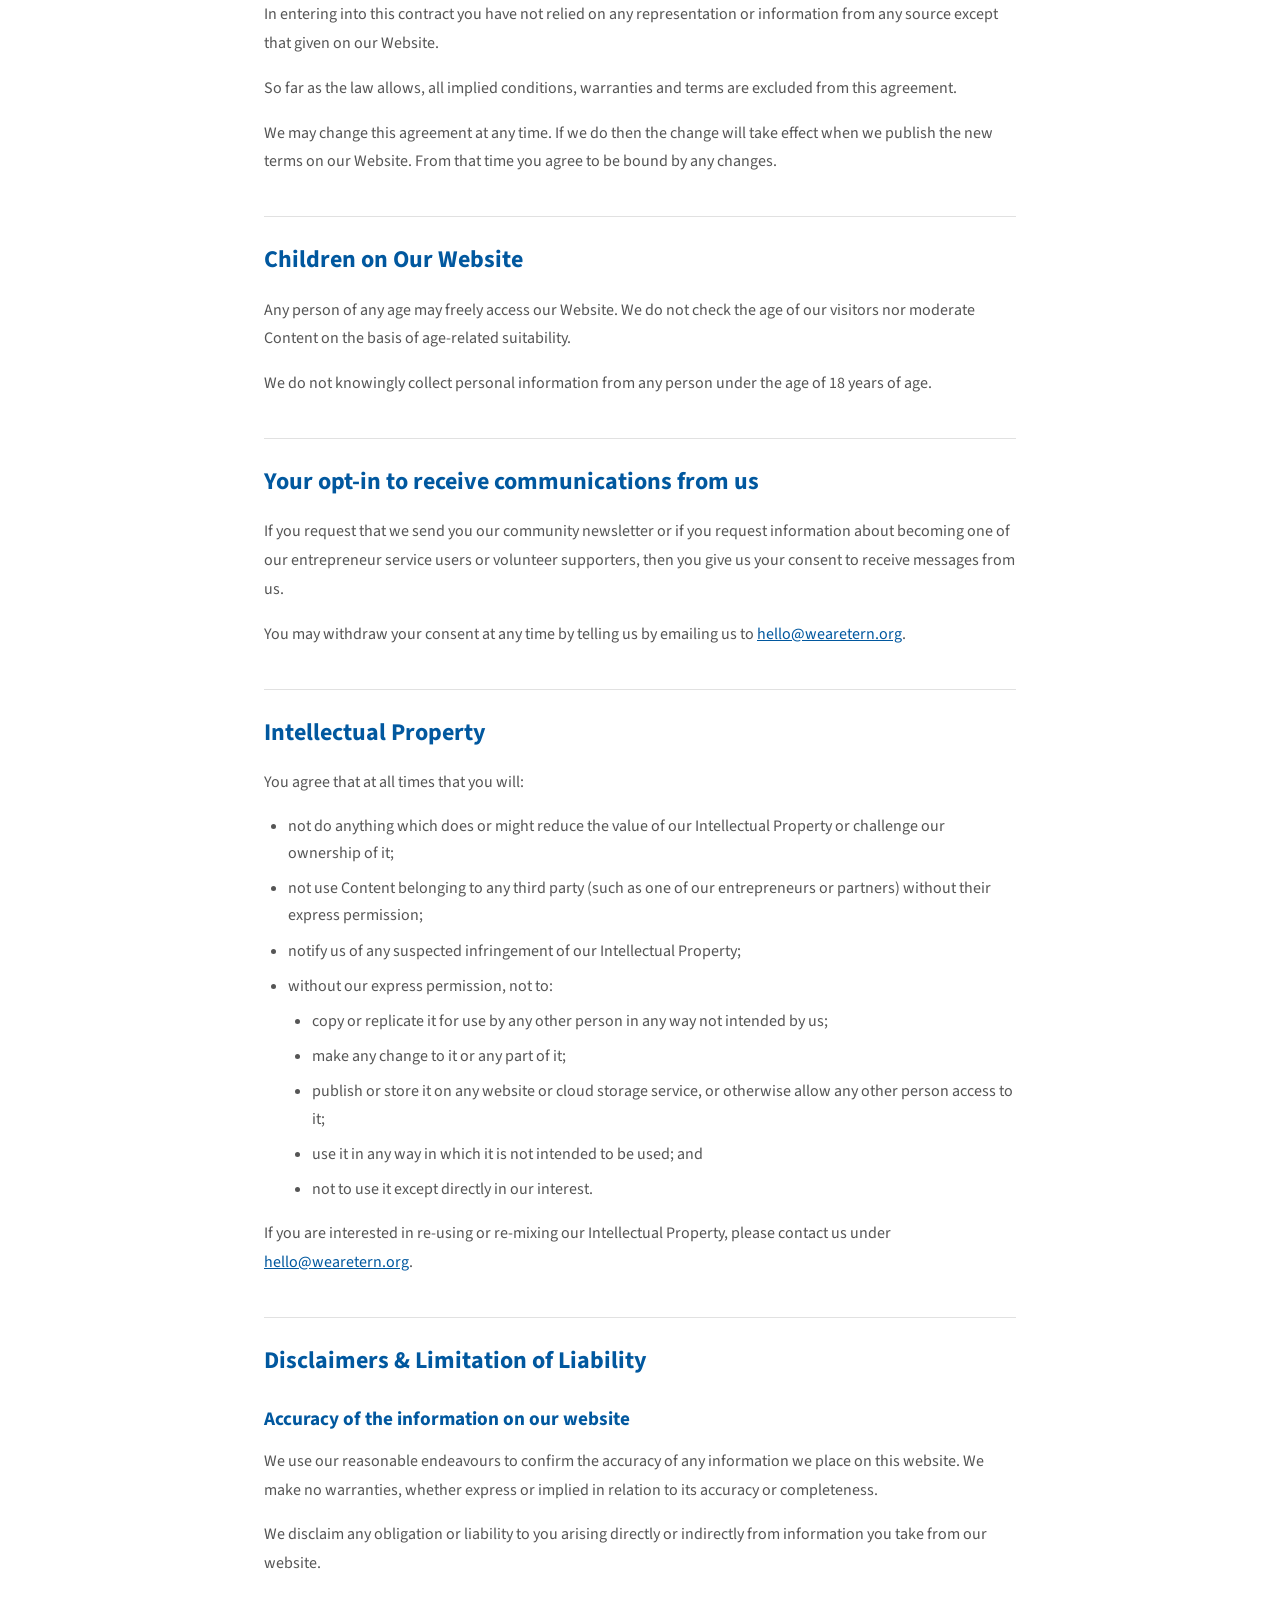
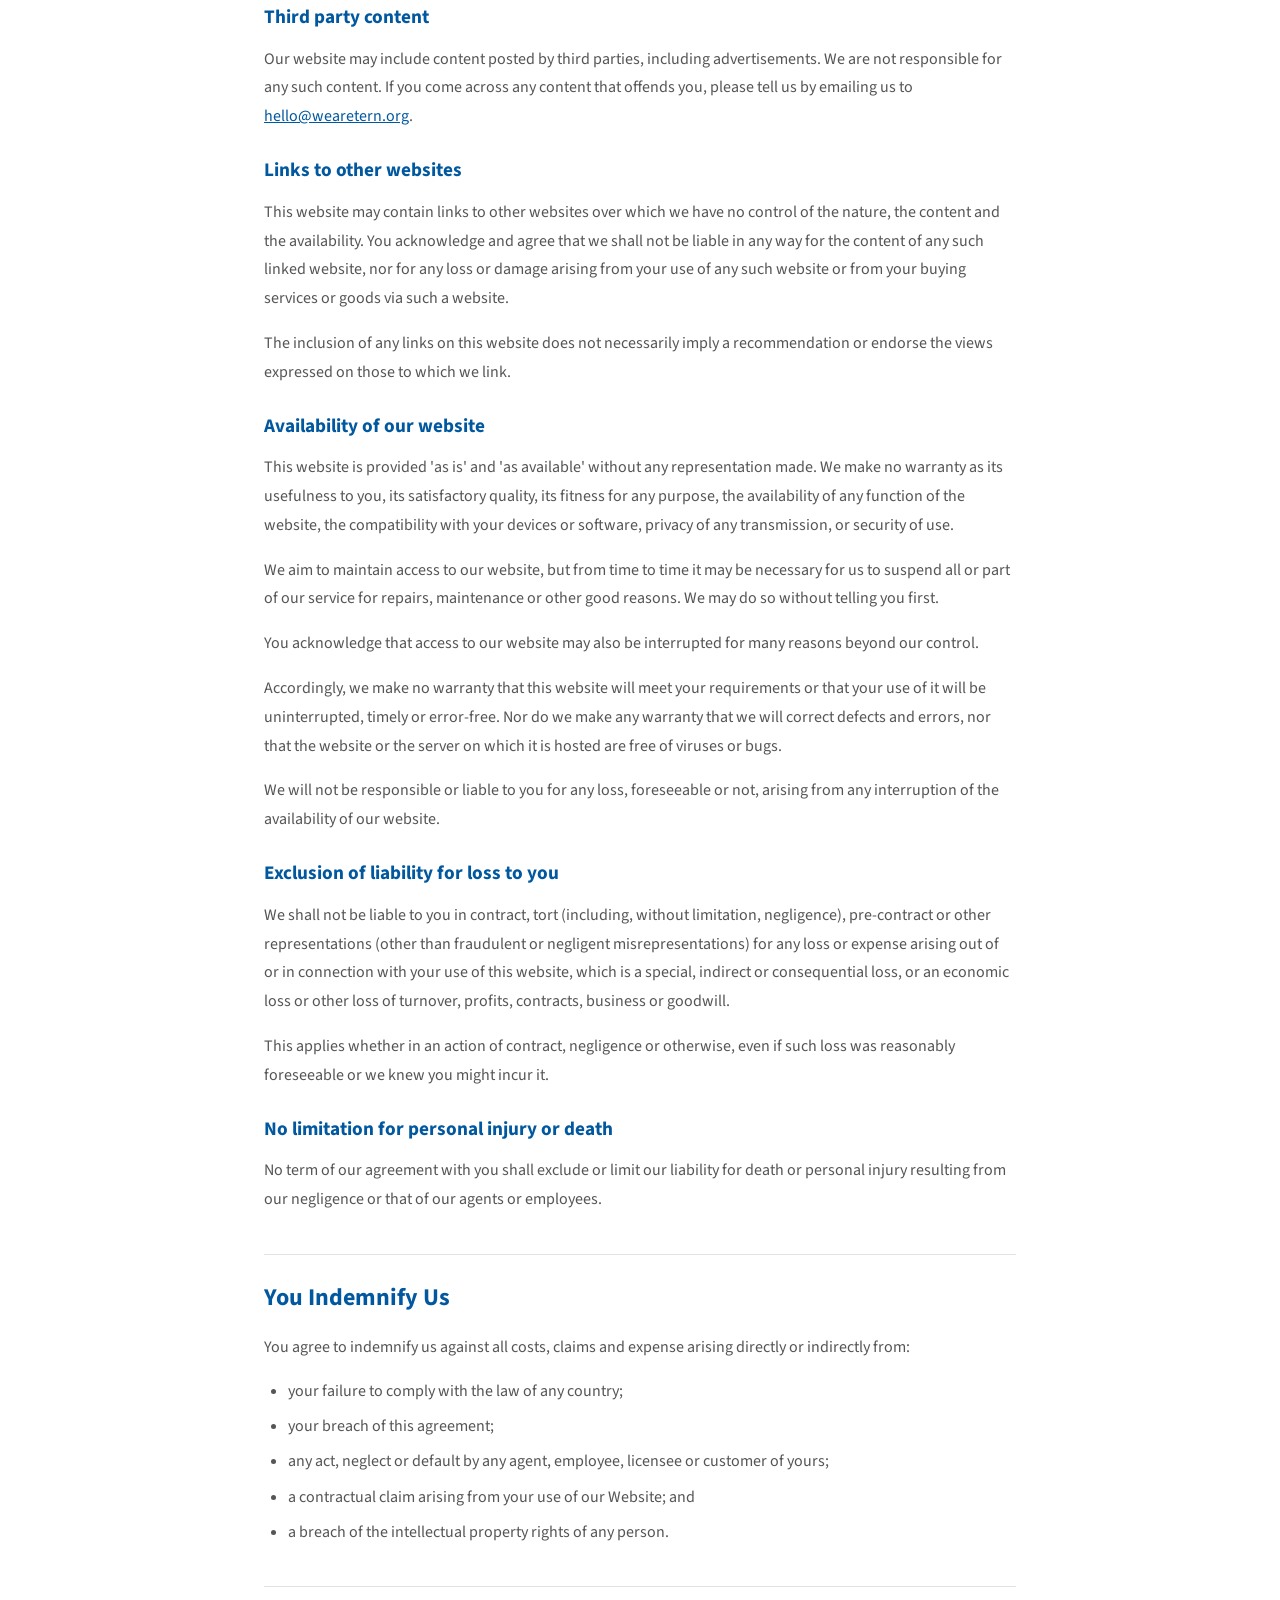
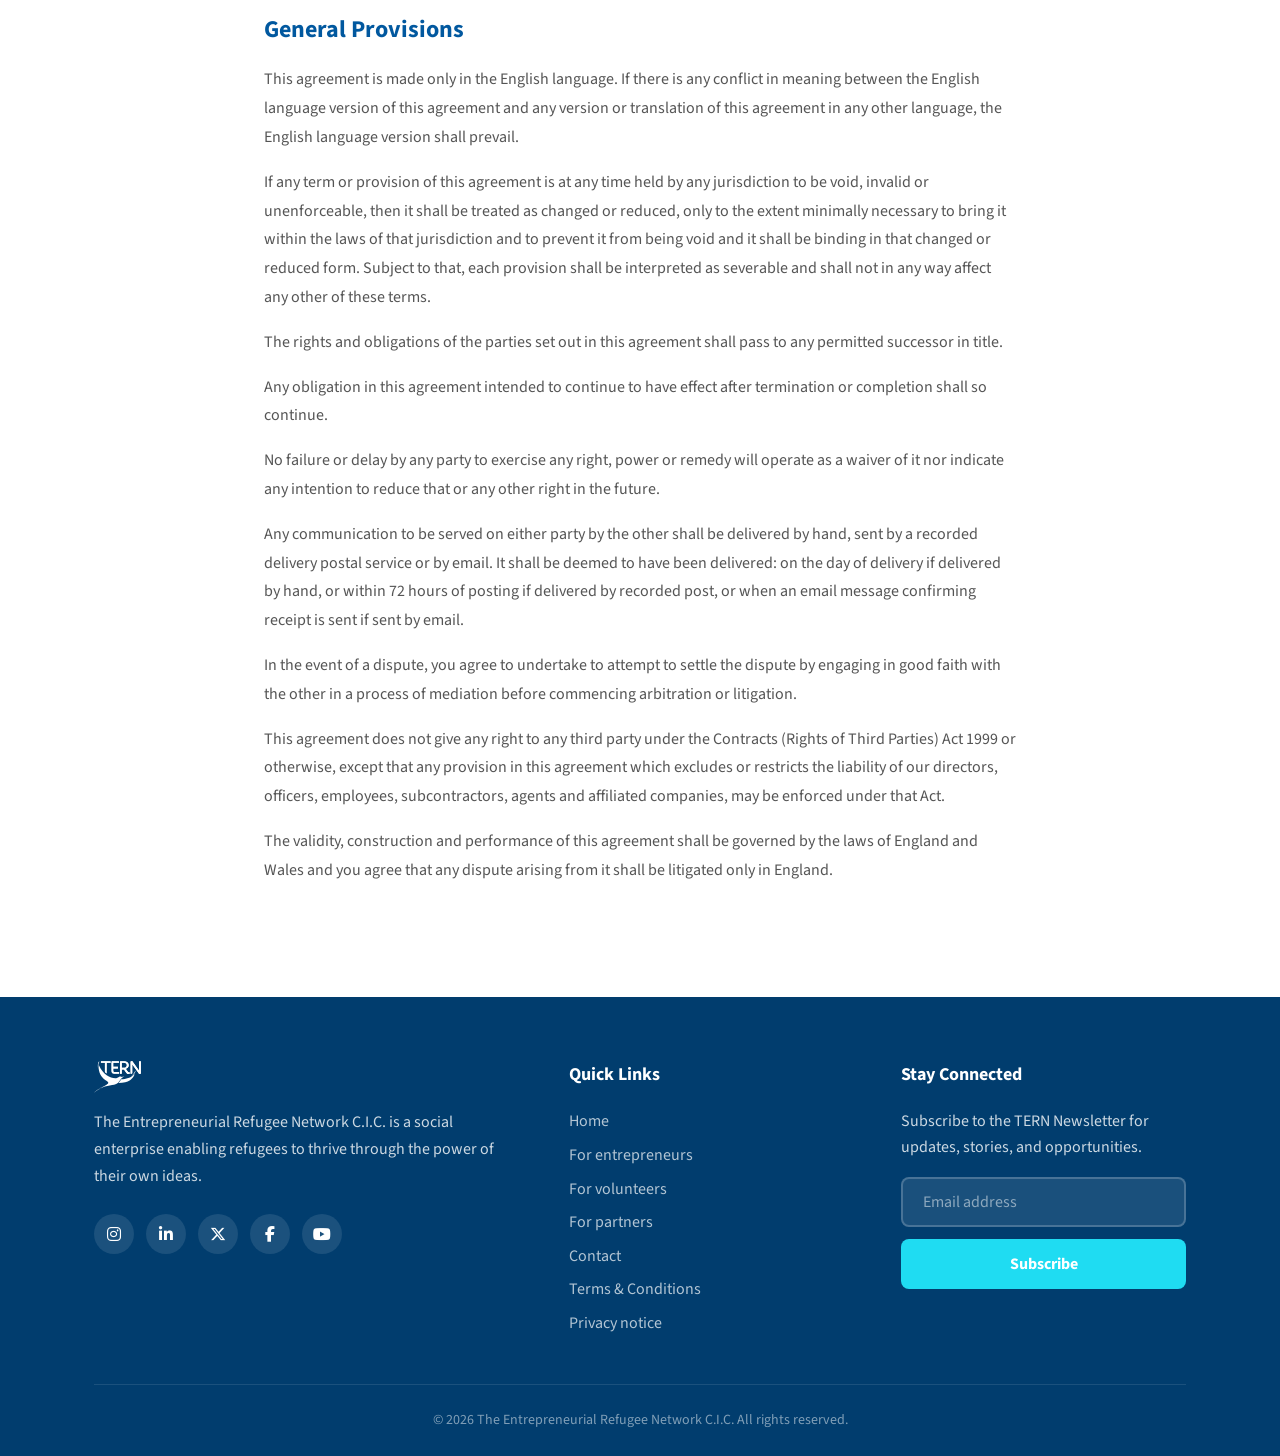
<file: terms.html>
<!DOCTYPE html>
<html lang="en">
<head>
  <meta charset="UTF-8">
  <meta name="viewport" content="width=device-width, initial-scale=1.0">
  <title>Terms & Conditions - TERN</title>
  <meta name="description" content="Terms and Conditions of The Entrepreneurial Refugee Network C.I.C.">
  <link rel="icon" type="image/png" sizes="32x32" href="images/favicon-32.png">
  <link rel="apple-touch-icon" sizes="180x180" href="images/favicon-180.png">
  <link rel="preconnect" href="https://fonts.googleapis.com">
  <link rel="preconnect" href="https://fonts.gstatic.com" crossorigin>
  <link href="https://fonts.googleapis.com/css2?family=Source+Sans+3:wght@300;400;600;700;900&family=Inter:wght@400;500;600&display=swap" rel="stylesheet">
  <link rel="stylesheet" href="css/style.css">
  <link rel="stylesheet" href="https://cdnjs.cloudflare.com/ajax/libs/font-awesome/6.5.1/css/all.min.css">
</head>
<body>

  <a href="#main" class="skip-link">Skip to content</a>

  <!-- Header -->
  <header class="header scrolled" id="header">
    <div class="container header__inner">
      <a href="index.html" class="header__logo" aria-label="TERN Home">
        <img src="images/logo-white.svg" alt="TERN" class="logo-svg">
      </a>
      <nav class="header__nav" id="mainNav" aria-label="Main navigation">
        <ul class="nav-list">
          <li><a href="index.html#entrepreneurs">Entrepreneurs</a></li>
          <li><a href="index.html#supporters">Supporters</a></li>
          <li><a href="index.html#partners">Partners</a></li>
          <li><a href="about.html">About us</a></li>
          <li><a href="contact.html">Contact us</a></li>
        </ul>
      </nav>
      <div class="header__actions">
        <a href="index.html#spark" class="btn btn--small btn--outline">Spark</a>
        <a href="#" class="btn btn--small btn--accent">Get advice</a>
        <a href="#" class="btn btn--small btn--yellow">Donate</a>
      </div>
      <button class="header__burger" id="burgerBtn" aria-label="Toggle menu" aria-expanded="false">
        <span></span><span></span><span></span>
      </button>
    </div>
    <div class="mobile-menu" id="mobileMenu">
      <ul class="mobile-menu__list">
        <li><a href="index.html#entrepreneurs">Entrepreneurs</a></li>
        <li><a href="index.html#supporters">Supporters</a></li>
        <li><a href="index.html#partners">Partners</a></li>
        <li><a href="about.html">About us</a></li>
        <li><a href="contact.html">Contact us</a></li>
      </ul>
      <div class="mobile-menu__actions">
        <a href="#" class="btn btn--accent btn--block">Get advice</a>
        <a href="#" class="btn btn--yellow btn--block">Donate</a>
      </div>
    </div>
  </header>

  <main id="main">

    <section class="page-hero">
      <div class="container">
        <h1 class="page-hero__title fade-up">Terms & Conditions</h1>
        <p class="page-hero__subtitle fade-up delay-1">The Entrepreneurial Refugee Network C.I.C.</p>
      </div>
    </section>

    <section class="section">
      <div class="container legal-content">

        <p>These are The Entrepreneurial Refugee Network C.I.C.'s website Terms and Conditions.</p>

        <p>These are the terms and conditions of The Entrepreneurial Refugee Network ('TERN', 'we', 'our' or 'us'). They apply to you as, so far as the context allows, as a visitor to our Website or a member of our community.</p>

        <p>Separate terms may apply if you use other services, for example, if you buy from our online shop, the Anqa Collective.</p>

        <p>Our registered address is WeWork Growth Campus, Senna Building, Gorsuch Place, London, E2 8JF, United Kingdom.</p>

        <p>If you have any questions about our terms and conditions, please contact us by email to <a href="mailto:hello@wearetern.org">hello@wearetern.org</a>.</p>

        <h2>Definitions</h2>

        <p>'Content' means the content that is encountered as part of your experience when visiting our Website. It may include, among other things: text, images, sounds, videos and animations.</p>

        <p>'Intellectual Property' means intellectual property owned by us, of every sort, whether or not registered or registrable in any country, including intellectual property of all kinds coming into existence after today, together with all rights which are derived from those rights.</p>

        <p>'our Website' means any website, webpage or service designed for electronic access that is owned or operated by us.</p>

        <h2>Interpretation</h2>

        <p>In this agreement unless the context otherwise requires:</p>

        <p>A reference to a person includes a human individual, a corporate entity and any organisation which is managed or controlled as a unit.</p>

        <p>In the context of permission, 'may not' in connection with an action of yours, means 'must not'.</p>

        <p>The headings to the paragraphs in this agreement are inserted for convenience only and do not affect the interpretation.</p>

        <p>Any agreement by either party not to do or omit to do something includes an obligation not to allow some other person to do or omit to do that same thing.</p>

        <h2>Basis of Contract</h2>

        <p>In entering into this contract you have not relied on any representation or information from any source except that given on our Website.</p>

        <p>So far as the law allows, all implied conditions, warranties and terms are excluded from this agreement.</p>

        <p>We may change this agreement at any time. If we do then the change will take effect when we publish the new terms on our Website. From that time you agree to be bound by any changes.</p>

        <h2>Children on Our Website</h2>

        <p>Any person of any age may freely access our Website. We do not check the age of our visitors nor moderate Content on the basis of age-related suitability.</p>

        <p>We do not knowingly collect personal information from any person under the age of 18 years of age.</p>

        <h2>Your opt-in to receive communications from us</h2>

        <p>If you request that we send you our community newsletter or if you request information about becoming one of our entrepreneur service users or volunteer supporters, then you give us your consent to receive messages from us.</p>

        <p>You may withdraw your consent at any time by telling us by emailing us to <a href="mailto:hello@wearetern.org">hello@wearetern.org</a>.</p>

        <h2>Intellectual Property</h2>

        <p>You agree that at all times that you will:</p>

        <ul>
          <li>not do anything which does or might reduce the value of our Intellectual Property or challenge our ownership of it;</li>
          <li>not use Content belonging to any third party (such as one of our entrepreneurs or partners) without their express permission;</li>
          <li>notify us of any suspected infringement of our Intellectual Property;</li>
          <li>without our express permission, not to:
            <ul>
              <li>copy or replicate it for use by any other person in any way not intended by us;</li>
              <li>make any change to it or any part of it;</li>
              <li>publish or store it on any website or cloud storage service, or otherwise allow any other person access to it;</li>
              <li>use it in any way in which it is not intended to be used; and</li>
              <li>not to use it except directly in our interest.</li>
            </ul>
          </li>
        </ul>

        <p>If you are interested in re-using or re-mixing our Intellectual Property, please contact us under <a href="mailto:hello@wearetern.org">hello@wearetern.org</a>.</p>

        <h2>Disclaimers & Limitation of Liability</h2>

        <h3>Accuracy of the information on our website</h3>

        <p>We use our reasonable endeavours to confirm the accuracy of any information we place on this website. We make no warranties, whether express or implied in relation to its accuracy or completeness.</p>

        <p>We disclaim any obligation or liability to you arising directly or indirectly from information you take from our website.</p>

        <h3>Third party content</h3>

        <p>Our website may include content posted by third parties, including advertisements. We are not responsible for any such content. If you come across any content that offends you, please tell us by emailing us to <a href="mailto:hello@wearetern.org">hello@wearetern.org</a>.</p>

        <h3>Links to other websites</h3>

        <p>This website may contain links to other websites over which we have no control of the nature, the content and the availability. You acknowledge and agree that we shall not be liable in any way for the content of any such linked website, nor for any loss or damage arising from your use of any such website or from your buying services or goods via such a website.</p>

        <p>The inclusion of any links on this website does not necessarily imply a recommendation or endorse the views expressed on those to which we link.</p>

        <h3>Availability of our website</h3>

        <p>This website is provided 'as is' and 'as available' without any representation made. We make no warranty as its usefulness to you, its satisfactory quality, its fitness for any purpose, the availability of any function of the website, the compatibility with your devices or software, privacy of any transmission, or security of use.</p>

        <p>We aim to maintain access to our website, but from time to time it may be necessary for us to suspend all or part of our service for repairs, maintenance or other good reasons. We may do so without telling you first.</p>

        <p>You acknowledge that access to our website may also be interrupted for many reasons beyond our control.</p>

        <p>Accordingly, we make no warranty that this website will meet your requirements or that your use of it will be uninterrupted, timely or error-free. Nor do we make any warranty that we will correct defects and errors, nor that the website or the server on which it is hosted are free of viruses or bugs.</p>

        <p>We will not be responsible or liable to you for any loss, foreseeable or not, arising from any interruption of the availability of our website.</p>

        <h3>Exclusion of liability for loss to you</h3>

        <p>We shall not be liable to you in contract, tort (including, without limitation, negligence), pre-contract or other representations (other than fraudulent or negligent misrepresentations) for any loss or expense arising out of or in connection with your use of this website, which is a special, indirect or consequential loss, or an economic loss or other loss of turnover, profits, contracts, business or goodwill.</p>

        <p>This applies whether in an action of contract, negligence or otherwise, even if such loss was reasonably foreseeable or we knew you might incur it.</p>

        <h3>No limitation for personal injury or death</h3>

        <p>No term of our agreement with you shall exclude or limit our liability for death or personal injury resulting from our negligence or that of our agents or employees.</p>

        <h2>You Indemnify Us</h2>

        <p>You agree to indemnify us against all costs, claims and expense arising directly or indirectly from:</p>

        <ul>
          <li>your failure to comply with the law of any country;</li>
          <li>your breach of this agreement;</li>
          <li>any act, neglect or default by any agent, employee, licensee or customer of yours;</li>
          <li>a contractual claim arising from your use of our Website; and</li>
          <li>a breach of the intellectual property rights of any person.</li>
        </ul>

        <h2>General Provisions</h2>

        <p>This agreement is made only in the English language. If there is any conflict in meaning between the English language version of this agreement and any version or translation of this agreement in any other language, the English language version shall prevail.</p>

        <p>If any term or provision of this agreement is at any time held by any jurisdiction to be void, invalid or unenforceable, then it shall be treated as changed or reduced, only to the extent minimally necessary to bring it within the laws of that jurisdiction and to prevent it from being void and it shall be binding in that changed or reduced form. Subject to that, each provision shall be interpreted as severable and shall not in any way affect any other of these terms.</p>

        <p>The rights and obligations of the parties set out in this agreement shall pass to any permitted successor in title.</p>

        <p>Any obligation in this agreement intended to continue to have effect after termination or completion shall so continue.</p>

        <p>No failure or delay by any party to exercise any right, power or remedy will operate as a waiver of it nor indicate any intention to reduce that or any other right in the future.</p>

        <p>Any communication to be served on either party by the other shall be delivered by hand, sent by a recorded delivery postal service or by email. It shall be deemed to have been delivered: on the day of delivery if delivered by hand, or within 72 hours of posting if delivered by recorded post, or when an email message confirming receipt is sent if sent by email.</p>

        <p>In the event of a dispute, you agree to undertake to attempt to settle the dispute by engaging in good faith with the other in a process of mediation before commencing arbitration or litigation.</p>

        <p>This agreement does not give any right to any third party under the Contracts (Rights of Third Parties) Act 1999 or otherwise, except that any provision in this agreement which excludes or restricts the liability of our directors, officers, employees, subcontractors, agents and affiliated companies, may be enforced under that Act.</p>

        <p>The validity, construction and performance of this agreement shall be governed by the laws of England and Wales and you agree that any dispute arising from it shall be litigated only in England.</p>

      </div>
    </section>

  </main>

  <!-- Footer -->
  <footer class="footer">
    <div class="container">
      <div class="footer__grid">
        <div class="footer__about">
          <div class="footer__logo">
            <img src="images/logo-white.svg" alt="TERN" class="logo-svg">
          </div>
          <p>The Entrepreneurial Refugee Network C.I.C. is a social enterprise enabling refugees to thrive through the power of their own ideas.</p>
          <div class="footer__social">
            <a href="https://www.instagram.com/we_are_tern/" target="_blank" rel="noopener" aria-label="Instagram"><i class="fab fa-instagram"></i></a>
            <a href="https://www.linkedin.com/company/wearetern/" target="_blank" rel="noopener" aria-label="LinkedIn"><i class="fab fa-linkedin-in"></i></a>
            <a href="https://twitter.com/TERNrefugee" target="_blank" rel="noopener" aria-label="Twitter"><i class="fab fa-x-twitter"></i></a>
            <a href="https://www.facebook.com/refugeeentrepreneurship/" target="_blank" rel="noopener" aria-label="Facebook"><i class="fab fa-facebook-f"></i></a>
            <a href="https://www.youtube.com/channel/UCGvGBwl0jSw39LJ_MK8fssQ" target="_blank" rel="noopener" aria-label="YouTube"><i class="fab fa-youtube"></i></a>
          </div>
        </div>
        <div class="footer__links">
          <h4>Quick Links</h4>
          <ul>
            <li><a href="index.html">Home</a></li>
            <li><a href="index.html#entrepreneurs">For entrepreneurs</a></li>
            <li><a href="index.html#supporters">For volunteers</a></li>
            <li><a href="index.html#partners">For partners</a></li>
            <li><a href="contact.html">Contact</a></li>
            <li><a href="terms.html">Terms & Conditions</a></li>
            <li><a href="privacy.html">Privacy notice</a></li>
          </ul>
        </div>
        <div class="footer__newsletter">
          <h4>Stay Connected</h4>
          <p>Subscribe to the TERN Newsletter for updates, stories, and opportunities.</p>
          <form class="footer__form" aria-label="Footer newsletter signup">
            <input type="email" placeholder="Email address" required aria-label="Email address">
            <button type="submit" class="btn btn--accent btn--block">Subscribe</button>
          </form>
        </div>
      </div>
      <div class="footer__bottom">
        <p>&copy; 2026 The Entrepreneurial Refugee Network C.I.C. All rights reserved.</p>
      </div>
    </div>
  </footer>

  <script src="js/main.js"></script>
  <script src="js/cookie-consent.js"></script>
</body>
</html>
</file>
<file: css/style.css>
/* ===========================
   TERN Website - UX Redesign
   =========================== */

/* --- CSS Variables --- */
:root {
  --primary: #01589F;
  --primary-dark: #013d6e;
  --secondary: #FFE02B;
  --accent: #1FDCF2;
  --accent-hover: #17c5d9;
  --text: #111111;
  --text-light: #555555;
  --white: #FFFFFF;
  --light-bg: #F5F5F5;
  --divider: #E1E1E1;
  --dark-overlay: rgba(2, 28, 53, 0.7);
  --purple: #7F61FF;

  --font-primary: 'Source Sans 3', 'Source Sans Pro', sans-serif;
  --font-secondary: 'Inter', sans-serif;

  --container: 1140px;
  --gap: 2rem;
  --radius: 8px;
  --radius-lg: 16px;
  --transition: 0.3s ease;
  --transition-slow: 0.6s cubic-bezier(0.16, 1, 0.3, 1);
}

/* --- Reset --- */
*, *::before, *::after { box-sizing: border-box; margin: 0; padding: 0; }
html { scroll-behavior: smooth; -webkit-text-size-adjust: 100%; }
body {
  font-family: var(--font-primary);
  font-size: 16px;
  font-weight: 400;
  line-height: 1.6;
  color: var(--text);
  background: var(--white);
  overflow-x: hidden;
}
img { max-width: 100%; height: auto; display: block; }
a { color: var(--primary); text-decoration: none; transition: color var(--transition); }
a:hover { color: var(--accent); }
ul { list-style: none; }

.skip-link {
  position: absolute; top: -100%; left: 1rem; padding: 0.5rem 1rem;
  background: var(--primary); color: var(--white); border-radius: var(--radius);
  z-index: 10000; transition: top var(--transition);
}
.skip-link:focus { top: 1rem; color: var(--white); }

.container { max-width: var(--container); margin: 0 auto; padding: 0 1.5rem; }
.text-center { text-align: center; }

/* --- Buttons --- */
.btn {
  display: inline-flex; align-items: center; justify-content: center; gap: 0.5rem;
  padding: 0.75rem 1.75rem; font-family: var(--font-primary); font-size: 1rem;
  font-weight: 700; border: 2px solid transparent; border-radius: var(--radius);
  cursor: pointer; transition: all var(--transition); text-decoration: none; white-space: nowrap;
}
.btn--accent { background: var(--accent); color: var(--white); }
.btn--accent:hover { background: var(--secondary); color: var(--text); }
.btn--yellow { background: var(--secondary); color: var(--text); }
.btn--yellow:hover { background: var(--accent); color: var(--white); }
.btn--outline { background: transparent; border-color: var(--white); color: var(--white); }
.btn--outline:hover { background: var(--white); color: var(--primary); }
.btn--small { padding: 0.5rem 1.25rem; font-size: 0.875rem; }
.btn--large { padding: 1rem 2.5rem; font-size: 1.125rem; }
.btn--block { width: 100%; }

/* Warm button */
.btn--warm { background: linear-gradient(135deg, #FFBC7D, var(--secondary)); color: var(--text); }
.btn--warm:hover { background: linear-gradient(135deg, var(--secondary), #FFBC7D); color: var(--primary-dark); box-shadow: 0 4px 16px rgba(255, 188, 125, 0.4); }

/* Donate pulse */
.donate-pulse { animation: donateGlow 4s ease-in-out infinite; }
@keyframes donateGlow {
  0%, 100% { box-shadow: 0 0 0 0 rgba(255, 224, 43, 0); }
  50% { box-shadow: 0 0 0 6px rgba(255, 224, 43, 0.3); }
}

/* --- Sections --- */
.section { padding: 6rem 0; }
.section--compact { padding: 4rem 0; }

.section-header { text-align: center; max-width: 640px; margin: 0 auto 3.5rem; }
.section__title { font-size: 2.5rem; font-weight: 900; color: var(--primary); line-height: 1.15; margin-bottom: 0.75rem; }
.section__title--light { color: var(--white); }
.section__desc { font-size: 1.125rem; color: var(--text-light); line-height: 1.6; }
.section__desc--light { color: rgba(255,255,255,0.75); }
.section__subtitle { font-size: 1rem; font-weight: 600; text-transform: uppercase; letter-spacing: 2px; color: var(--text-light); text-align: center; margin-bottom: 1.5rem; }

.badge {
  display: inline-block; padding: 0.3rem 0.85rem; background: rgba(31, 220, 242, 0.12);
  color: var(--accent); font-weight: 700; font-size: 0.8125rem; text-transform: uppercase;
  letter-spacing: 1.5px; border-radius: 4px; margin-bottom: 0.75rem;
}

/* ============================
   HEADER
   ============================ */
.header {
  position: fixed; top: 0; left: 0; right: 0; z-index: 1000;
  background: rgba(1, 88, 159, 0.95); backdrop-filter: blur(12px);
  -webkit-backdrop-filter: blur(12px); transition: all var(--transition);
}
.header.scrolled { background: rgba(1, 61, 110, 0.98); box-shadow: 0 2px 24px rgba(0,0,0,0.15); }
.header__inner { display: flex; align-items: center; justify-content: space-between; height: 72px; gap: 2rem; }
.header__logo { color: var(--white); flex-shrink: 0; }
.logo-svg { height: 32px; width: auto; }
.header__nav { flex: 1; }
.nav-list { display: flex; gap: 2rem; justify-content: center; }
.nav-list a { color: var(--white); font-weight: 600; font-size: 0.9375rem; position: relative; padding: 0.25rem 0; }
.nav-list a::after { content: ''; position: absolute; bottom: -2px; left: 0; width: 0; height: 2px; background: var(--accent); transition: width var(--transition); }
.nav-list a:hover { color: var(--accent); }
.nav-list a:hover::after { width: 100%; }
.header__actions { display: flex; gap: 0.5rem; flex-shrink: 0; }

.header__burger { display: none; flex-direction: column; justify-content: center; gap: 5px; width: 32px; height: 32px; background: none; border: none; cursor: pointer; padding: 0; }
.header__burger span { display: block; width: 100%; height: 2px; background: var(--white); border-radius: 2px; transition: all var(--transition); }
.header__burger.active span:nth-child(1) { transform: translateY(7px) rotate(45deg); }
.header__burger.active span:nth-child(2) { opacity: 0; }
.header__burger.active span:nth-child(3) { transform: translateY(-7px) rotate(-45deg); }

.mobile-menu { display: none; position: absolute; top: 72px; left: 0; right: 0; background: var(--primary); padding: 1.5rem; border-top: 1px solid rgba(255,255,255,0.1); max-height: calc(100vh - 72px); overflow-y: auto; }
.mobile-menu.open { display: block; animation: slideDown 0.3s ease; }
@keyframes slideDown { from { opacity: 0; transform: translateY(-10px); } to { opacity: 1; transform: translateY(0); } }
.mobile-menu__list { margin-bottom: 1.5rem; }
.mobile-menu__list li { border-bottom: 1px solid rgba(255,255,255,0.1); }
.mobile-menu__list a { display: block; padding: 0.75rem 0; color: var(--white); font-weight: 600; font-size: 1.125rem; }
.mobile-menu__actions { display: flex; flex-direction: column; gap: 0.75rem; }

/* ============================
   HERO — with path selector
   ============================ */
.hero { position: relative; min-height: 100vh; display: flex; align-items: center; overflow: hidden; }
.hero__slides { position: absolute; inset: 0; }
.hero__slide { position: absolute; inset: 0; opacity: 0; transition: opacity 1.5s ease; }
.hero__slide.active { opacity: 1; }
.hero__bg { width: 100%; height: 100%; background-size: cover; background-position: center; animation: heroZoom 20s ease-in-out infinite alternate; }
@keyframes heroZoom { from { transform: scale(1); } to { transform: scale(1.08); } }
.hero__overlay { position: absolute; inset: 0; background: linear-gradient(135deg, rgba(1,61,110,0.82) 0%, rgba(50,30,10,0.65) 100%); z-index: 1; }

.hero__content { position: relative; z-index: 2; max-width: 780px; padding-top: 72px; }
.hero__eyebrow { font-size: 0.875rem; font-weight: 600; text-transform: uppercase; letter-spacing: 3px; color: var(--accent); margin-bottom: 1rem; }
.hero__title { font-size: 3.25rem; font-weight: 900; color: var(--white); line-height: 1.12; margin-bottom: 1rem; }
.hero__text { font-size: 1.125rem; font-weight: 300; color: rgba(255,255,255,0.85); margin-bottom: 2.5rem; }

/* Path selector cards */
.hero__paths { display: flex; gap: 1rem; }
.hero-path {
  display: flex; align-items: center; gap: 1rem; padding: 1rem 1.25rem;
  background: rgba(255,255,255,0.1); backdrop-filter: blur(8px); border: 1px solid rgba(255,255,255,0.2);
  border-radius: var(--radius-lg); color: var(--white); transition: all var(--transition);
  flex: 1; text-decoration: none; cursor: pointer;
}
.hero-path:hover {
  background: rgba(255,255,255,0.2); border-color: var(--accent); transform: translateY(-3px);
  box-shadow: 0 8px 32px rgba(0,0,0,0.2); color: var(--white);
}
.hero-path__icon {
  width: 44px; height: 44px; border-radius: 50%; background: var(--accent);
  display: flex; align-items: center; justify-content: center; font-size: 1.125rem;
  flex-shrink: 0; transition: transform var(--transition);
}
.hero-path:hover .hero-path__icon { transform: scale(1.1); }
.hero-path__content strong { display: block; font-size: 1rem; font-weight: 700; }
.hero-path__content span { font-size: 0.8125rem; opacity: 0.75; }
.hero-path__arrow { margin-left: auto; opacity: 0; transition: all var(--transition); }
.hero-path:hover .hero-path__arrow { opacity: 1; transform: translateX(4px); }

.hero__social { position: absolute; right: 2rem; top: 50%; transform: translateY(-50%); z-index: 2; display: flex; flex-direction: column; gap: 1rem; }
.hero__social a {
  display: flex; align-items: center; justify-content: center; width: 44px; height: 44px;
  border-radius: 50%; border: 2px solid rgba(255,255,255,0.3); color: var(--white);
  font-size: 1.125rem; transition: all var(--transition);
}
.hero__social a:hover { background: var(--accent); border-color: var(--accent); color: var(--white); transform: scale(1.1); }

.hero__indicators { position: absolute; bottom: 2rem; left: 50%; transform: translateX(-50%); z-index: 2; display: flex; gap: 0.75rem; }
.hero__dot { width: 12px; height: 12px; border-radius: 50%; border: 2px solid rgba(255,255,255,0.5); background: transparent; cursor: pointer; transition: all var(--transition); padding: 0; }
.hero__dot.active { background: var(--accent); border-color: var(--accent); transform: scale(1.2); }

/* Scroll hint */
.hero__scroll-hint { position: absolute; bottom: 2rem; right: 2rem; z-index: 2; display: flex; flex-direction: column; align-items: center; gap: 0.5rem; }
.hero__scroll-hint span { font-size: 0.6875rem; text-transform: uppercase; letter-spacing: 2px; color: rgba(255,255,255,0.5); writing-mode: vertical-rl; }
.hero__scroll-line { width: 1px; height: 40px; background: linear-gradient(to bottom, rgba(255,255,255,0.5), transparent); animation: scrollPulse 2s ease-in-out infinite; }
@keyframes scrollPulse { 0%, 100% { opacity: 0.3; } 50% { opacity: 1; } }

/* ============================
   JOURNEY TIMELINE — warm & friendly
   ============================ */
.journey {
  background: linear-gradient(180deg, #FFF9E6 0%, var(--white) 100%);
  position: relative;
  overflow: hidden;
}
.journey::before {
  content: ''; position: absolute; top: -60px; right: -60px; width: 300px; height: 300px;
  background: radial-gradient(circle, rgba(255,224,43,0.15) 0%, transparent 70%);
  border-radius: 50%; pointer-events: none;
}

.journey__intro { text-align: center; max-width: 640px; margin: 0 auto 3.5rem; }
.journey__intro .section__title { color: var(--primary); line-height: 1.2; }
.journey__intro .section__desc { font-size: 1.125rem; line-height: 1.8; color: var(--text-light); }

.badge--warm {
  background: rgba(255, 188, 125, 0.2); color: #D4792C;
}

.timeline--warm { position: relative; max-width: 740px; margin: 0 auto; }
.timeline--warm .timeline__line {
  position: absolute; left: 28px; top: 0; bottom: 0; width: 3px;
  background: linear-gradient(to bottom, #FFBC7D, var(--secondary), var(--accent));
  border-radius: 3px;
}

.timeline__step { display: flex; gap: 2rem; margin-bottom: 2.5rem; position: relative; }
.timeline__step:last-child { margin-bottom: 0; }

.timeline__marker--warm {
  width: 56px; height: 56px; border-radius: 50%;
  background: linear-gradient(135deg, #FFBC7D, var(--secondary));
  display: flex; align-items: center; justify-content: center;
  font-size: 1.25rem; color: var(--white); flex-shrink: 0;
  z-index: 1; transition: all var(--transition);
  box-shadow: 0 4px 16px rgba(255, 188, 125, 0.3);
}
.timeline__step:hover .timeline__marker--warm {
  transform: scale(1.15); box-shadow: 0 6px 24px rgba(255, 188, 125, 0.5);
}

.timeline__card--warm {
  background: var(--white); border-radius: var(--radius-lg); padding: 2rem 2.25rem;
  box-shadow: 0 4px 24px rgba(0,0,0,0.05); flex: 1; transition: all var(--transition);
  border-left: 4px solid transparent;
}
.timeline__step:hover .timeline__card--warm {
  transform: translateX(6px); box-shadow: 0 8px 36px rgba(0,0,0,0.08);
  border-left-color: var(--secondary);
}

.timeline__label {
  display: inline-block; font-size: 0.6875rem; font-weight: 700; text-transform: uppercase;
  letter-spacing: 2px; color: #D4792C; margin-bottom: 0.5rem;
}
.timeline__card--warm h3 {
  font-size: 1.375rem; font-weight: 900; color: var(--primary); margin-bottom: 0.75rem;
}
.timeline__card--warm p {
  color: var(--text-light); line-height: 1.8; font-size: 1rem; margin-bottom: 0;
}

/* Entrepreneur voice quotes */
.timeline__voice {
  display: flex; align-items: flex-start; gap: 0.75rem;
  margin-top: 1.25rem; padding-top: 1.25rem;
  border-top: 1px solid var(--divider);
}
.timeline__avatar {
  width: 40px; height: 40px; border-radius: 50%; object-fit: cover;
  flex-shrink: 0; border: 2px solid var(--secondary);
}
.timeline__voice em {
  font-size: 0.875rem; color: var(--primary); line-height: 1.5;
  font-style: italic; display: block;
}

/* Journey CTA */
.journey__cta { margin-top: 3.5rem; }
.journey__cta-inner {
  display: flex; align-items: center; justify-content: space-between; gap: 2rem;
  background: var(--primary); border-radius: var(--radius-lg); padding: 2.5rem 3rem;
  color: var(--white);
}
.journey__cta-text h3 { font-size: 1.5rem; font-weight: 900; margin-bottom: 0.25rem; color: var(--white); }
.journey__cta-text p { color: rgba(255,255,255,0.75); font-size: 1rem; }

/* Responsive timeline */
@media (max-width: 767px) {
  .timeline--warm .timeline__line { left: 16px; }
  .timeline__step { gap: 1.25rem; }
  .timeline__marker--warm { width: 36px; height: 36px; font-size: 0.875rem; }
  .timeline__card--warm { padding: 1.5rem; }
  .timeline__card--warm h3 { font-size: 1.125rem; }
  .journey__cta-inner { flex-direction: column; text-align: center; padding: 2rem 1.5rem; }
}

/* ============================
   IMPACT — expandable stat cards
   ============================ */
.impact { background: linear-gradient(135deg, var(--primary) 0%, var(--primary-dark) 100%); text-align: center; }

.stats-grid { display: grid; grid-template-columns: repeat(4, 1fr); gap: 1.5rem; }

.stat-card {
  background: rgba(255,255,255,0.08); border: 1px solid rgba(255,255,255,0.12);
  border-radius: var(--radius-lg); padding: 2rem 1.5rem; position: relative;
  cursor: pointer; transition: all var(--transition); overflow: hidden;
}
.stat-card:hover { background: rgba(255,255,255,0.14); transform: translateY(-4px); border-color: var(--accent); }
.stat-card.expanded { background: rgba(255,255,255,0.16); border-color: var(--accent); }

.stat-card__number { display: block; font-size: 3.25rem; font-weight: 900; color: var(--accent); line-height: 1; margin-bottom: 0.5rem; }
.stat-card__label { font-size: 0.875rem; font-weight: 500; color: rgba(255,255,255,0.7); text-transform: uppercase; letter-spacing: 1px; }

.stat-card__story {
  max-height: 0; overflow: hidden; transition: max-height 0.5s ease, opacity 0.3s ease, margin 0.3s ease;
  opacity: 0; margin-top: 0;
}
.stat-card.expanded .stat-card__story { max-height: 200px; opacity: 1; margin-top: 1.25rem; }
.stat-card__story p { font-size: 0.875rem; color: rgba(255,255,255,0.8); line-height: 1.6; font-style: italic; }

.stat-card__toggle {
  position: absolute; top: 0.75rem; right: 0.75rem; width: 28px; height: 28px;
  border-radius: 50%; background: rgba(255,255,255,0.1); border: 1px solid rgba(255,255,255,0.2);
  color: rgba(255,255,255,0.6); font-size: 0.75rem; cursor: pointer;
  display: flex; align-items: center; justify-content: center; transition: all var(--transition);
}
.stat-card__toggle:hover { background: var(--accent); color: var(--white); border-color: var(--accent); }
.stat-card.expanded .stat-card__toggle { transform: rotate(45deg); }

/* ============================
   PRESS — social proof
   ============================ */
.press { background: var(--light-bg); }

.press__featured {
  text-align: center; margin-bottom: 3rem; padding: 3rem 2rem;
  background: var(--white); border-radius: var(--radius-lg);
  box-shadow: 0 4px 20px rgba(0,0,0,0.04); border-left: 4px solid var(--accent);
}
.press__quote p {
  font-size: 1.75rem; font-weight: 300; color: var(--primary); line-height: 1.4;
  font-style: italic; margin-bottom: 1.5rem; max-width: 700px; margin-left: auto; margin-right: auto;
}
.press__quote p::before { content: '\201C'; }
.press__quote p::after { content: '\201D'; }
.press__quote cite {
  display: flex; align-items: center; justify-content: center; gap: 0.75rem;
  font-style: normal; font-weight: 600; color: var(--text-light);
}
.press__cite-logo { height: 24px; width: auto; opacity: 0.7; }

.press__logos { text-align: center; }
.press__label { display: block; font-size: 0.75rem; text-transform: uppercase; letter-spacing: 2px; color: var(--text-light); margin-bottom: 1.25rem; font-weight: 600; }
.press__logo-row { display: flex; align-items: center; justify-content: center; gap: 3rem; flex-wrap: wrap; }
.press__logo-row img { height: 32px; width: auto; opacity: 0.4; filter: grayscale(100%); transition: all var(--transition); }
.press__logo-row a:hover img, .press__logo-row img:hover { opacity: 1; filter: grayscale(0%); }

/* ============================
   GET INVOLVED
   ============================ */
.involve-grid { display: flex; flex-direction: column; gap: 4rem; }

.involve-card {
  display: grid; grid-template-columns: 1fr 1fr; gap: 3rem; align-items: center;
  background: var(--white); border-radius: var(--radius-lg); overflow: hidden;
  box-shadow: 0 8px 40px rgba(0,0,0,0.06); transition: box-shadow var(--transition);
}
.involve-card:hover { box-shadow: 0 16px 60px rgba(0,0,0,0.1); }
.involve-card--reverse { direction: rtl; }
.involve-card--reverse > * { direction: ltr; }

.involve-card__image { height: 100%; min-height: 350px; overflow: hidden; }
.involve-card__image img { width: 100%; height: 100%; object-fit: cover; transition: transform 0.6s ease; }
.involve-card:hover .involve-card__image img { transform: scale(1.05); }
.involve-card__content { padding: 2.5rem; }
.involve-card__content h3 { font-size: 1.75rem; font-weight: 900; color: var(--primary); margin-bottom: 0.75rem; }
.involve-card__content p { color: var(--text-light); line-height: 1.7; margin-bottom: 1.5rem; }
.involve-card__perks { margin-bottom: 2rem; }
.involve-card__perks li { display: flex; align-items: center; gap: 0.75rem; padding: 0.4rem 0; color: var(--text); font-weight: 500; }
.involve-card__perks i { color: var(--accent); font-size: 0.875rem; }

/* ============================
   SPLIT LAYOUT (About page)
   ============================ */
.split { display: grid; grid-template-columns: 1fr 1fr; gap: 4rem; align-items: center; }
.split__media img { border-radius: var(--radius-lg); box-shadow: 0 20px 60px rgba(0,0,0,0.1); }
.split__content p { color: var(--text-light); margin-bottom: 1.5rem; line-height: 1.8; }

/* ============================
   SPARK PROGRAMME
   ============================ */
.spark-section { background: var(--light-bg); }

.spark-hero {
  display: grid; grid-template-columns: 1.1fr 1fr; gap: 3rem; align-items: center;
  background: var(--white); border-radius: var(--radius-lg); overflow: hidden;
  box-shadow: 0 8px 40px rgba(0,0,0,0.06);
}
.spark-hero__media { position: relative; height: 100%; min-height: 400px; overflow: hidden; }
.spark-hero__media img { width: 100%; height: 100%; object-fit: cover; }
.spark-hero__badge {
  position: absolute; top: 1.5rem; left: 1.5rem; background: var(--secondary);
  color: var(--text); padding: 0.4rem 1rem; border-radius: 4px; font-weight: 700;
  font-size: 0.8125rem; text-transform: uppercase; letter-spacing: 1px;
  animation: badgePulse 3s ease-in-out infinite;
}
@keyframes badgePulse { 0%, 100% { transform: scale(1); } 50% { transform: scale(1.05); } }

.spark-hero__content { padding: 3rem; }
.spark-hero__desc { font-size: 1.0625rem; color: var(--text-light); line-height: 1.7; margin-bottom: 2rem; }
.spark-hero__features { display: flex; gap: 1.5rem; margin-bottom: 2rem; flex-wrap: wrap; }
.spark-feature { display: flex; align-items: center; gap: 0.5rem; font-weight: 600; font-size: 0.9375rem; color: var(--primary); }
.spark-feature i { color: var(--accent); }

/* ============================
   NEWSLETTER
   ============================ */
.newsletter { background: var(--white); }

.newsletter__inner {
  display: flex; align-items: center; gap: 2rem; background: var(--primary);
  border-radius: var(--radius-lg); padding: 2.5rem 3rem; color: var(--white);
}
.newsletter__icon { font-size: 2.5rem; color: var(--accent); flex-shrink: 0; }
.newsletter__content { flex: 1; }
.newsletter__content h2 { font-size: 1.375rem; font-weight: 700; color: var(--white); margin-bottom: 0.25rem; }
.newsletter__content p { font-size: 0.9375rem; color: rgba(255,255,255,0.75); }

.newsletter__form { display: flex; gap: 0.75rem; flex-shrink: 0; }
.newsletter__form input {
  padding: 0.75rem 1.25rem; border: 2px solid rgba(255,255,255,0.2); border-radius: var(--radius);
  font-family: var(--font-primary); font-size: 1rem; width: 260px; background: rgba(255,255,255,0.1);
  color: var(--white); transition: border-color var(--transition);
}
.newsletter__form input::placeholder { color: rgba(255,255,255,0.5); }
.newsletter__form input:focus { outline: none; border-color: var(--accent); }

/* Warm newsletter variant */
.newsletter__inner--warm {
  background: linear-gradient(135deg, #D4792C 0%, #FFBC7D 100%);
}
.newsletter__inner--warm .newsletter__icon { color: var(--white); }
.newsletter__inner--warm .newsletter__content h2 { color: var(--white); }
.newsletter__inner--warm .newsletter__content p { color: rgba(255,255,255,0.85); }

/* ============================
   FLOATING CTA
   ============================ */
.floating-cta {
  position: fixed; bottom: -80px; left: 0; right: 0; z-index: 900;
  transition: bottom 0.4s cubic-bezier(0.16, 1, 0.3, 1);
  pointer-events: none;
}
.floating-cta.visible { bottom: 0; pointer-events: auto; }

.floating-cta__inner {
  max-width: 480px; margin: 0 auto 1.25rem; display: flex; align-items: center;
  justify-content: space-between; gap: 1rem; padding: 0.875rem 1.25rem;
  background: rgba(1, 61, 110, 0.95); backdrop-filter: blur(12px); border-radius: 60px;
  box-shadow: 0 8px 32px rgba(0,0,0,0.2);
}
.floating-cta__text { color: var(--white); font-weight: 600; font-size: 0.9375rem; padding-left: 0.5rem; display: flex; align-items: center; gap: 0.5rem; }

/* Warm floating CTA */
.floating-cta__inner--warm {
  background: linear-gradient(135deg, rgba(212, 121, 44, 0.95), rgba(255, 188, 125, 0.95));
  backdrop-filter: blur(12px);
}

/* ============================
   FOOTER
   ============================ */
.footer { background: var(--primary-dark); color: rgba(255,255,255,0.8); padding: 4rem 0 0; }
.footer__grid { display: grid; grid-template-columns: 1.5fr 1fr 1fr; gap: 3rem; padding-bottom: 3rem; border-bottom: 1px solid rgba(255,255,255,0.1); }
.footer__logo { color: var(--white); margin-bottom: 1rem; }
.footer__about p { margin-bottom: 1.5rem; line-height: 1.7; }
.footer__social { display: flex; gap: 0.75rem; }
.footer__social a { display: flex; align-items: center; justify-content: center; width: 40px; height: 40px; border-radius: 50%; background: rgba(255,255,255,0.1); color: var(--white); transition: all var(--transition); }
.footer__social a:hover { background: var(--accent); transform: translateY(-2px); color: var(--white); }
.footer__links h4, .footer__newsletter h4 { color: var(--white); font-size: 1.125rem; margin-bottom: 1.25rem; }
.footer__links ul { display: flex; flex-direction: column; gap: 0.5rem; }
.footer__links a { color: rgba(255,255,255,0.7); transition: color var(--transition); }
.footer__links a:hover { color: var(--accent); }
.footer__newsletter p { margin-bottom: 1rem; line-height: 1.6; }

.footer__form { display: flex; flex-direction: column; gap: 0.75rem; }
.footer__form input { padding: 0.75rem 1.25rem; background: rgba(255,255,255,0.1); border: 2px solid rgba(255,255,255,0.2); border-radius: var(--radius); color: var(--white); font-family: var(--font-primary); font-size: 1rem; width: 100%; transition: border-color var(--transition); }
.footer__form input::placeholder { color: rgba(255,255,255,0.5); }
.footer__form input:focus { outline: none; border-color: var(--accent); }
.footer__bottom { padding: 1.5rem 0; text-align: center; font-size: 0.875rem; color: rgba(255,255,255,0.5); }

/* ============================
   ANIMATIONS
   ============================ */
.reveal { opacity: 0; transform: translateY(30px); transition: opacity 0.8s ease, transform 0.8s ease; }
.reveal.visible { opacity: 1; transform: translateY(0); }
.fade-up { opacity: 0; transform: translateY(20px); animation: fadeUp 0.8s ease forwards; }
.delay-1 { animation-delay: 0.2s; }
.delay-2 { animation-delay: 0.4s; }
@keyframes fadeUp { to { opacity: 1; transform: translateY(0); } }

/* ============================
   PAGE HERO (About, Contact)
   ============================ */
.page-hero { padding: 10rem 0 4rem; background: linear-gradient(135deg, var(--primary) 0%, var(--primary-dark) 100%); text-align: center; }
.page-hero__title { font-size: 3rem; font-weight: 900; color: var(--white); margin-bottom: 0.5rem; }
.page-hero__subtitle { font-size: 1.25rem; color: var(--accent); font-weight: 600; margin-bottom: 0.5rem; }
.page-hero__tagline { font-size: 1.125rem; color: rgba(255,255,255,0.8); font-weight: 300; font-style: italic; }

/* ============================
   VALUES / TEAM / CTA
   ============================ */
.values-section { background: var(--light-bg); }

.card-grid { display: grid; grid-template-columns: repeat(3, 1fr); gap: 2rem; }
.card {
  background: var(--white); border-radius: var(--radius-lg); padding: 2.5rem 2rem;
  text-align: center; box-shadow: 0 4px 24px rgba(0,0,0,0.06); transition: all var(--transition);
  position: relative; overflow: hidden;
}
.card::before { content: ''; position: absolute; top: 0; left: 0; right: 0; height: 4px; background: linear-gradient(90deg, var(--accent), var(--primary)); transform: scaleX(0); transition: transform var(--transition); }
.card:hover { transform: translateY(-6px); box-shadow: 0 12px 40px rgba(0,0,0,0.1); }
.card:hover::before { transform: scaleX(1); }
.card__icon {
  display: inline-flex; align-items: center; justify-content: center; width: 72px; height: 72px;
  border-radius: 50%; background: linear-gradient(135deg, var(--accent), var(--primary));
  color: var(--white); font-size: 1.75rem; margin-bottom: 1.5rem;
}
.card__title { font-size: 1.375rem; font-weight: 700; color: var(--primary); margin-bottom: 0.75rem; }
.card__text { color: var(--text-light); margin-bottom: 1.5rem; line-height: 1.6; }

.team-grid { display: grid; grid-template-columns: repeat(auto-fill, minmax(200px, 1fr)); gap: 2rem; text-align: center; }
.team-member__photo { width: 120px; height: 120px; border-radius: 50%; background: linear-gradient(135deg, var(--accent), var(--primary)); margin: 0 auto 1rem; display: flex; align-items: center; justify-content: center; position: relative; overflow: hidden; cursor: pointer; transition: transform var(--transition); }
.team-member:hover .team-member__photo { transform: scale(1.05); }
.team-member__name { font-size: 1rem; font-weight: 700; color: var(--primary); margin-bottom: 0.25rem; }
.team-member__role { font-size: 0.875rem; color: var(--text-light); line-height: 1.4; }
/* Idea 7: Team quote on hover */
.team-member__quote { font-size: 0.8125rem; color: var(--accent); font-style: italic; max-height: 0; overflow: hidden; transition: max-height 0.4s ease, opacity 0.3s ease; opacity: 0; margin-top: 0.5rem; }
.team-member:hover .team-member__quote { max-height: 60px; opacity: 1; }

.cta-section { background: var(--light-bg); }

/* ============================
   PARTNERS MARQUEE
   ============================ */
.partners-marquee { overflow: hidden; padding: 2rem 0; }
.partners-marquee__track { display: flex; gap: 3rem; animation: marquee 40s linear infinite; width: max-content; align-items: center; }
.partners-marquee__logo { height: 80px; width: 80px; object-fit: contain; border-radius: var(--radius); flex-shrink: 0; opacity: 0.8; transition: all var(--transition); }
.partners-marquee__logo:hover { opacity: 1; transform: scale(1.1); }
@keyframes marquee { 0% { transform: translateX(0); } 100% { transform: translateX(-50%); } }

/* ============================
   CONTACT PAGE
   ============================ */
.contact-grid { display: grid; grid-template-columns: 1.2fr 1fr; gap: 3rem; align-items: start; }
.form-group { margin-bottom: 1.25rem; }
.form-group label { display: block; font-weight: 600; font-size: 0.9375rem; color: var(--text); margin-bottom: 0.5rem; }
.form-group input, .form-group textarea { width: 100%; padding: 0.75rem 1rem; border: 2px solid var(--divider); border-radius: var(--radius); font-family: var(--font-primary); font-size: 1rem; transition: border-color var(--transition); resize: vertical; }
.form-group input:focus, .form-group textarea:focus { outline: none; border-color: var(--accent); }
.contact-info__card { background: var(--light-bg); border-radius: var(--radius-lg); padding: 2rem; margin-bottom: 1.5rem; }
.contact-info__item { display: flex; gap: 1rem; align-items: flex-start; padding: 1rem 0; }
.contact-info__item + .contact-info__item { border-top: 1px solid var(--divider); }
.contact-info__icon { width: 44px; height: 44px; border-radius: 50%; background: linear-gradient(135deg, var(--accent), var(--primary)); color: var(--white); display: flex; align-items: center; justify-content: center; flex-shrink: 0; font-size: 1rem; }
.contact-info__item h4 { font-size: 1rem; color: var(--primary); margin-bottom: 0.25rem; }
.contact-info__item p { color: var(--text-light); line-height: 1.5; }
.contact-info__item a { color: var(--primary); }
.contact-map { border-radius: var(--radius-lg); overflow: hidden; }

/* ============================
   LEGAL CONTENT
   ============================ */
.legal-content { max-width: 800px; }
.legal-content h2 { font-size: 1.5rem; font-weight: 700; color: var(--primary); margin-top: 2.5rem; margin-bottom: 1rem; padding-top: 1.5rem; border-top: 1px solid var(--divider); }
.legal-content h2:first-of-type { border-top: none; padding-top: 0; }
.legal-content h3 { font-size: 1.2rem; font-weight: 700; color: var(--primary); margin-top: 1.5rem; margin-bottom: 0.75rem; }
.legal-content p { color: var(--text-light); line-height: 1.8; margin-bottom: 1rem; }
.legal-content ul { margin-bottom: 1rem; padding-left: 1.5rem; list-style: disc; }
.legal-content ul ul { margin-top: 0.5rem; margin-bottom: 0.5rem; }
.legal-content li { color: var(--text-light); line-height: 1.7; margin-bottom: 0.5rem; }
.legal-content a { color: var(--primary); text-decoration: underline; }

/* ============================
   COOKIE BANNER
   ============================ */
.cookie-banner { position: fixed; bottom: 1.5rem; right: 1.5rem; z-index: 9999; max-width: 420px; width: calc(100% - 3rem); background: var(--white); border-radius: var(--radius-lg); box-shadow: 0 8px 40px rgba(0,0,0,0.2); opacity: 0; transform: translateY(20px); transition: opacity 0.4s ease, transform 0.4s ease; max-height: 90vh; overflow-y: auto; }
.cookie-banner.visible { opacity: 1; transform: translateY(0); }
.cookie-banner__inner { padding: 1.5rem; }
.cookie-banner__header { display: flex; align-items: center; gap: 0.75rem; margin-bottom: 1rem; }
.cookie-banner__logo { height: 28px; width: auto; }
.cookie-banner__header h3 { font-size: 1rem; font-weight: 700; color: var(--primary); }
.cookie-banner__text { font-size: 0.8125rem; color: var(--text-light); line-height: 1.6; margin-bottom: 1rem; }
.cookie-banner__categories { margin-bottom: 1rem; }
.cookie-category { border-top: 1px solid var(--divider); padding: 0.75rem 0; }
.cookie-category__header { display: flex; align-items: center; gap: 0.5rem; margin-bottom: 0.5rem; }
.cookie-category__header strong { font-size: 0.875rem; color: var(--text); }
.cookie-category__badge { font-size: 0.6875rem; background: rgba(31,220,242,0.15); color: var(--accent); padding: 0.125rem 0.5rem; border-radius: 4px; font-weight: 600; }
.cookie-category p { font-size: 0.75rem; color: var(--text-light); line-height: 1.5; }
.cookie-toggle { position: relative; display: inline-block; width: 36px; height: 20px; flex-shrink: 0; }
.cookie-toggle input { opacity: 0; width: 0; height: 0; }
.cookie-toggle__slider { position: absolute; inset: 0; background: var(--divider); border-radius: 20px; cursor: pointer; transition: background var(--transition); }
.cookie-toggle__slider::before { content: ''; position: absolute; height: 14px; width: 14px; left: 3px; bottom: 3px; background: var(--white); border-radius: 50%; transition: transform var(--transition); }
.cookie-toggle input:checked + .cookie-toggle__slider { background: var(--accent); }
.cookie-toggle input:checked + .cookie-toggle__slider::before { transform: translateX(16px); }
.cookie-toggle__slider.disabled { background: var(--accent); opacity: 0.6; cursor: default; }
.cookie-toggle__slider.disabled::before { transform: translateX(16px); }
.cookie-banner__actions { display: flex; gap: 0.5rem; margin-bottom: 0.75rem; }
.cookie-banner__actions .btn { flex: 1; padding: 0.5rem 0.75rem; font-size: 0.8125rem; }
.cookie-btn--deny { background: var(--light-bg); color: var(--text); border: 1px solid var(--divider); }
.cookie-btn--deny:hover { background: var(--divider); }
.cookie-btn--prefs { background: transparent; color: var(--primary); border: 1px solid var(--primary); }
.cookie-btn--prefs:hover { background: var(--primary); color: var(--white); }
.cookie-banner__links { text-align: center; }
.cookie-banner__links a { font-size: 0.75rem; color: var(--text-light); text-decoration: underline; }

/* ============================
   RESPONSIVE
   ============================ */
@media (max-width: 1024px) {
  .header__nav, .header__actions { display: none; }
  .header__burger { display: flex; }
  .hero__title { font-size: 2.5rem; }
  .hero__social, .hero__scroll-hint { display: none; }
  .hero__paths { flex-direction: column; }
  .hero-path { flex: auto; }
  .stats-grid { grid-template-columns: repeat(2, 1fr); }
  .involve-card { grid-template-columns: 1fr; }
  .involve-card--reverse { direction: ltr; }
  .split { grid-template-columns: 1fr; gap: 2.5rem; }
  .involve-card__image { min-height: 250px; }
  .spark-hero { grid-template-columns: 1fr; }
  .spark-hero__media { min-height: 280px; }
  .newsletter__inner { flex-direction: column; text-align: center; }
  .newsletter__form { flex-direction: column; width: 100%; }
  .newsletter__form input { width: 100%; }
  .card-grid { grid-template-columns: repeat(2, 1fr); }
  .footer__grid { grid-template-columns: 1fr; gap: 2rem; }
  .contact-grid { grid-template-columns: 1fr; }
  .press__quote p { font-size: 1.375rem; }
  .press__logo-row { gap: 2rem; }
}

@media (max-width: 767px) {
  .section { padding: 4rem 0; }
  .section__title { font-size: 1.875rem; }
  .hero__title { font-size: 2rem; }
  .hero__text { font-size: 1rem; }
  .hero__eyebrow { font-size: 0.75rem; }
  .stats-grid { grid-template-columns: 1fr 1fr; }
  .stat-card__number { font-size: 2.5rem; }
  .card-grid { grid-template-columns: 1fr; }
  .timeline__line { left: 16px; }
  .timeline__step { gap: 1.25rem; }
  .timeline__marker { width: 36px; height: 36px; font-size: 0.875rem; }
  .timeline__card { padding: 1.25rem; }
  .press__quote p { font-size: 1.125rem; }
  .press__logo-row img { height: 24px; }
  .press__logo-row { gap: 1.5rem; }
  .newsletter__inner { padding: 2rem 1.5rem; }
  .floating-cta__inner { margin: 0 1rem 1rem; }
  .cookie-banner { bottom: 0; right: 0; max-width: 100%; width: 100%; border-radius: var(--radius-lg) var(--radius-lg) 0 0; }
}
</file>
